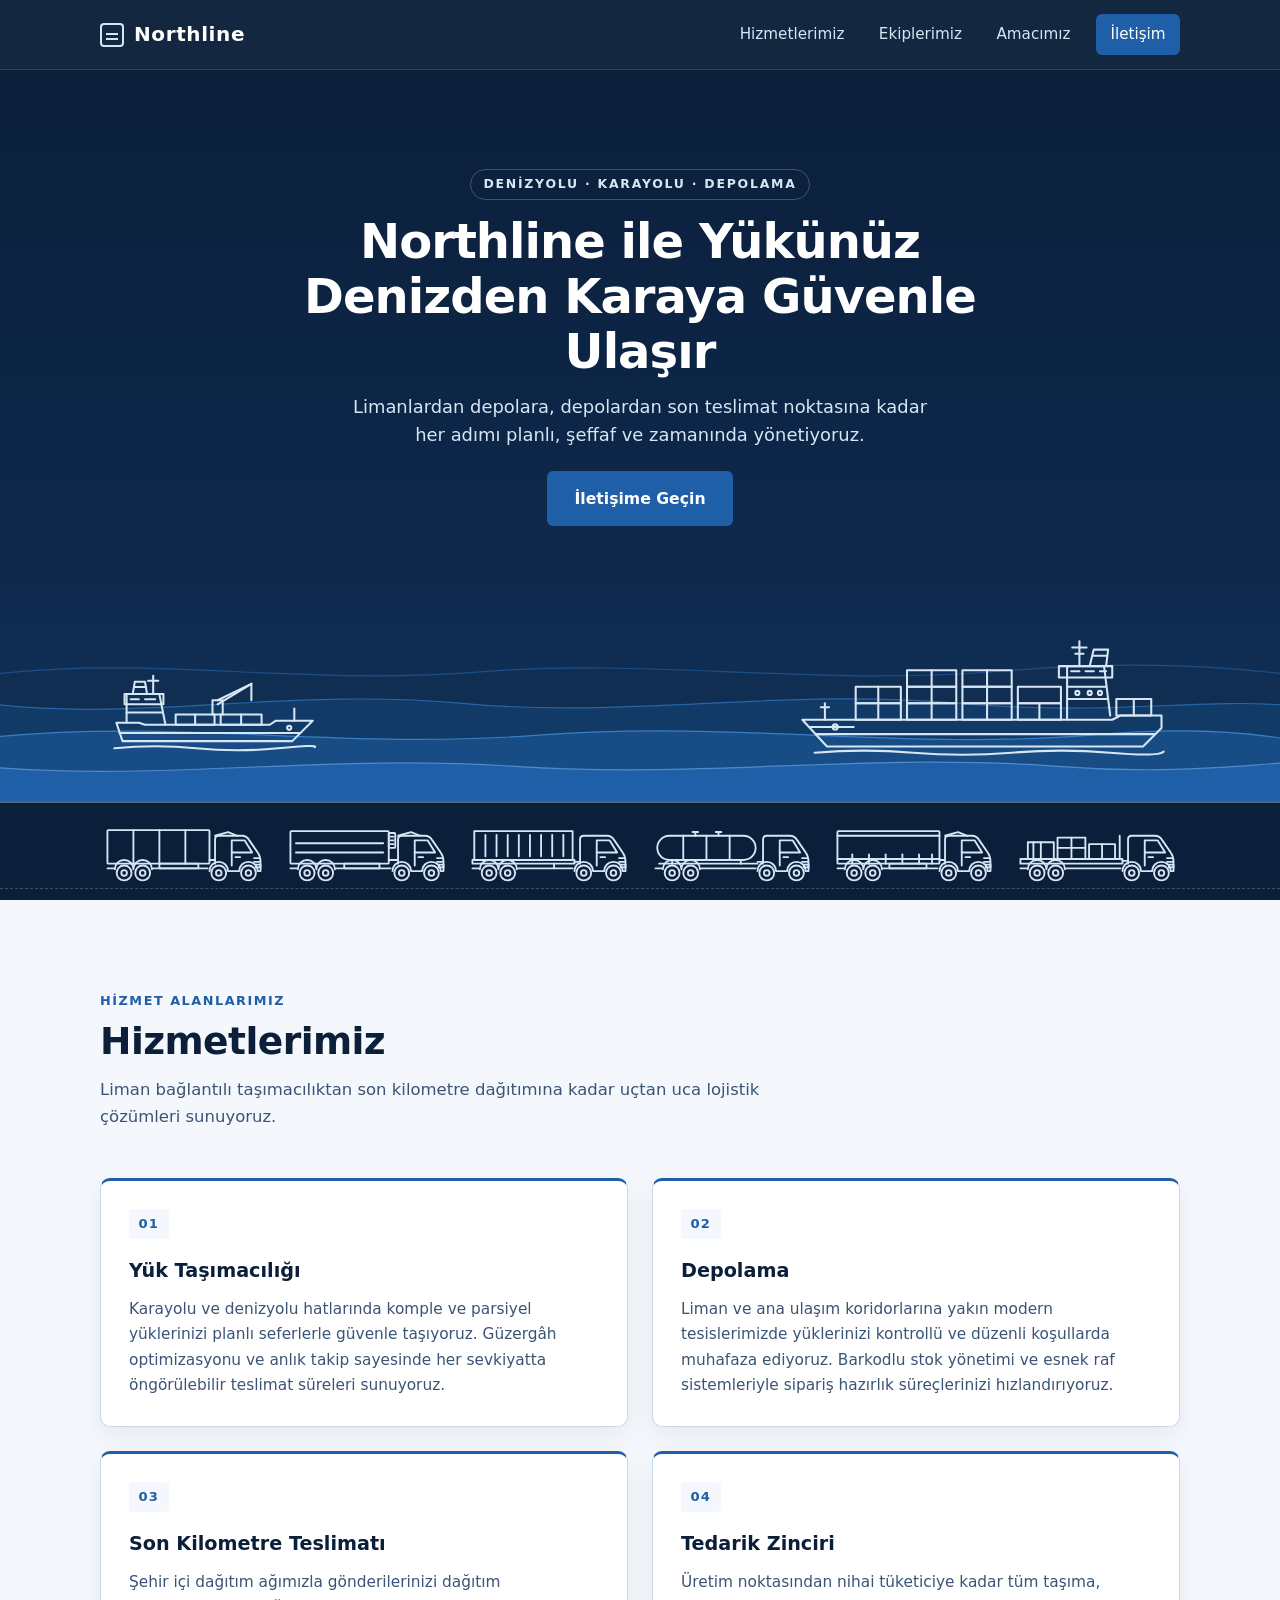
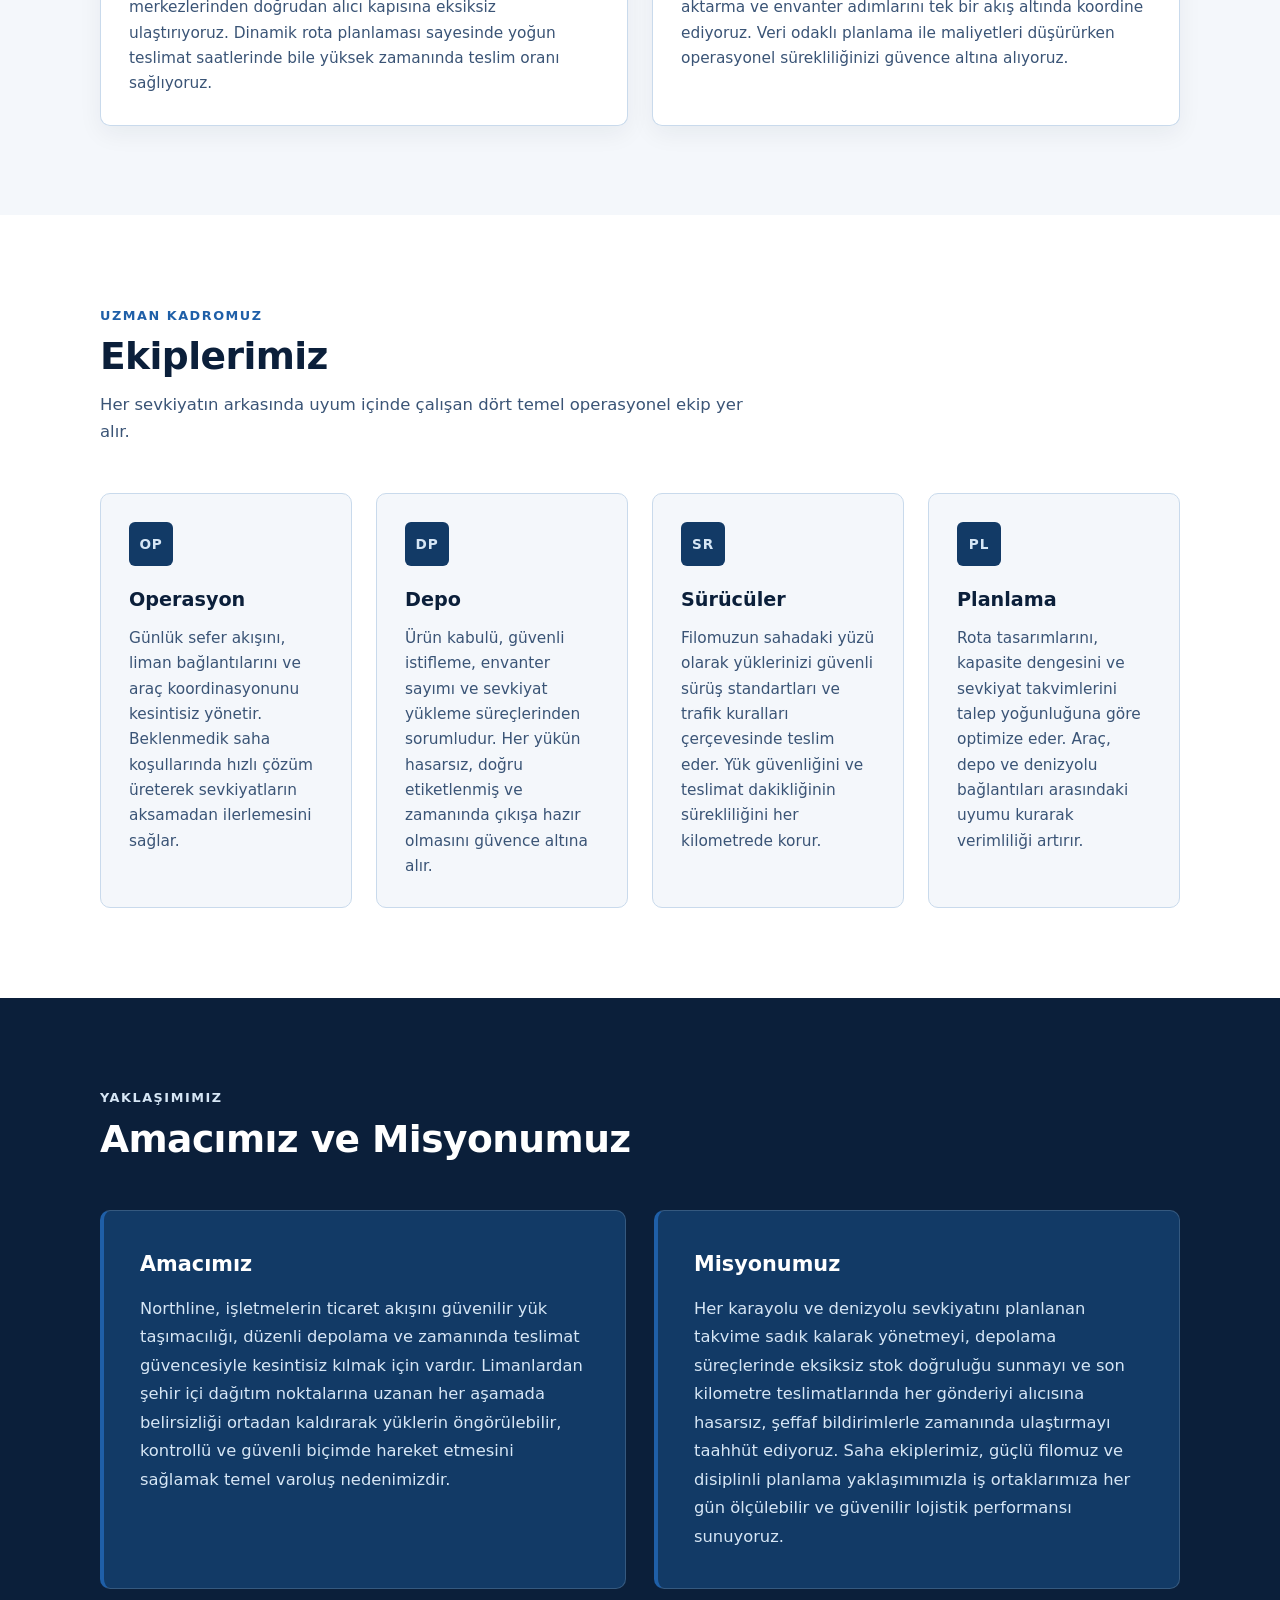
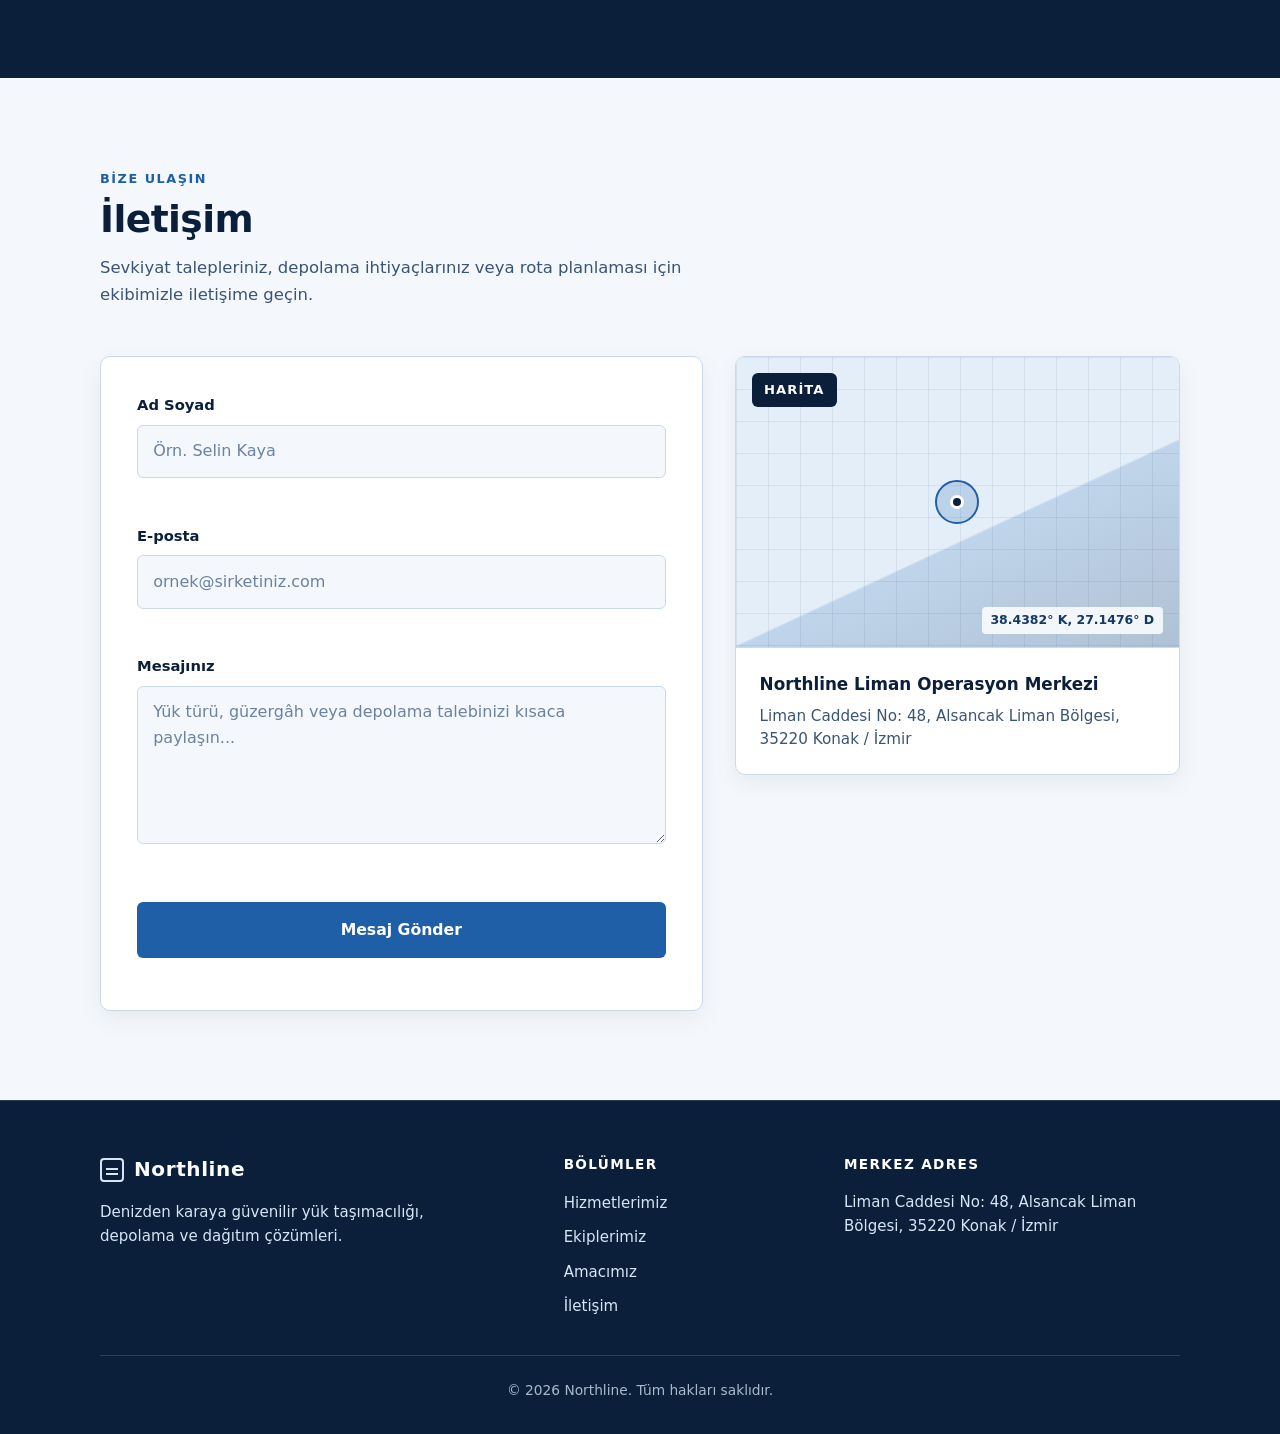
<file: logistik-gemini/index.html>
<!DOCTYPE html>
<html lang="tr">
<head>
  <meta charset="UTF-8">
  <meta name="viewport" content="width=device-width, initial-scale=1.0">
  <title>Northline | Deniz ve Karayolu Lojistik Çözümleri</title>
  <meta name="description" content="Northline; yük taşımacılığı, depolama, son kilometre teslimatı ve tedarik zinciri yönetimiyle denizden karaya güvenilir lojistik çözümleri sunar.">
  <link rel="icon" type="image/svg+xml" href="data:image/svg+xml,%3Csvg xmlns='http://www.w3.org/2000/svg' viewBox='0 0 32 32'%3E%3Crect width='32' height='32' rx='6' fill='%230B1F3A'/%3E%3Crect x='6' y='6' width='20' height='20' rx='3' fill='none' stroke='%23D6E6F5' stroke-width='2.5'/%3E%3Cline x1='10' y1='14' x2='22' y2='14' stroke='%23D6E6F5' stroke-width='2.5'/%3E%3Cline x1='10' y1='20' x2='22' y2='20' stroke='%23D6E6F5' stroke-width='2.5'/%3E%3C/svg%3E">
  <link rel="stylesheet" href="css/styles.css">
</head>
<body>
  <a class="skip-link" href="#icerik">Ana içeriğe atla</a>

  <!-- 1. Header -->
  <header class="site-header" id="ust">
    <div class="container header-inner">
      <a href="#ust" class="brand" aria-label="Northline ana sayfa">
        <span class="brand-mark" aria-hidden="true"></span>
        <span class="brand-name">Northline</span>
      </a>

      <button
        type="button"
        class="menu-toggle"
        aria-expanded="false"
        aria-controls="ana-menu"
        aria-label="Menüyü aç veya kapat"
      >
        <span class="menu-bar" aria-hidden="true"></span>
        <span class="menu-bar" aria-hidden="true"></span>
        <span class="menu-bar" aria-hidden="true"></span>
      </button>

      <nav class="site-nav" id="ana-menu" aria-label="Ana menü">
        <ul class="nav-list">
          <li><a href="#hizmetlerimiz" class="nav-link">Hizmetlerimiz</a></li>
          <li><a href="#ekiplerimiz" class="nav-link">Ekiplerimiz</a></li>
          <li><a href="#amacimiz" class="nav-link">Amacımız</a></li>
          <li><a href="#iletisim" class="nav-link nav-link--cta">İletişim</a></li>
        </ul>
      </nav>
    </div>
  </header>

  <main id="icerik">
    <!-- 2. Hero -->
    <section class="hero" aria-labelledby="hero-baslik">
      <div class="container hero-content">
        <p class="hero-eyebrow">Denizyolu · Karayolu · Depolama</p>
        <h1 class="hero-title" id="hero-baslik">
          Northline ile Yükünüz Denizden Karaya Güvenle Ulaşır
        </h1>
        <p class="hero-subtitle">
          Limanlardan depolara, depolardan son teslimat noktasına kadar her adımı planlı, şeffaf ve zamanında yönetiyoruz.
        </p>
        <div class="hero-actions">
          <a href="#iletisim" class="btn btn-primary">İletişime Geçin</a>
        </div>
      </div>

      <div class="hero-scene" aria-label="Denizde ilerleyen iki gemi ve kıyıda konvoy halinde altı nakliye tırı illüstrasyonu">
        <!-- Sea & Ships -->
        <div class="hero-water">
          <img
            src="assets/sea.svg"
            alt=""
            class="hero-sea"
            aria-hidden="true"
          >
          <div class="container hero-ships">
            <img
              src="assets/ships/ship-2.svg"
              alt="Solda seyreden küçük kargo gemisi"
              class="hero-ship hero-ship--small"
              width="220"
              height="90"
            >
            <img
              src="assets/ships/ship-1.svg"
              alt="Sağda seyreden büyük konteyner gemisi"
              class="hero-ship hero-ship--large"
              width="380"
              height="130"
            >
          </div>
        </div>

        <!-- Six-Truck Convoy -->
        <div class="hero-road">
          <div class="container convoy" role="group" aria-label="Altı araçlık Northline nakliye tırı konvoyu">
            <img
              src="assets/trucks/truck-1.svg"
              alt="Kuru yük taşıma tırı"
              class="convoy-truck"
              width="180"
              height="72"
            >
            <img
              src="assets/trucks/truck-2.svg"
              alt="Frigorifik soğutmalı nakliye tırı"
              class="convoy-truck"
              width="180"
              height="72"
            >
            <img
              src="assets/trucks/truck-3.svg"
              alt="Konteyner taşıyıcı tır"
              class="convoy-truck"
              width="180"
              height="72"
            >
            <img
              src="assets/trucks/truck-4.svg"
              alt="Tanker nakliye tırı"
              class="convoy-truck"
              width="180"
              height="72"
            >
            <img
              src="assets/trucks/truck-5.svg"
              alt="Tenteli yük tırı"
              class="convoy-truck"
              width="180"
              height="72"
            >
            <img
              src="assets/trucks/truck-6.svg"
              alt="Açık platform kargo tırı"
              class="convoy-truck"
              width="180"
              height="72"
            >
          </div>
        </div>
      </div>
    </section>

    <!-- 3. What we do (Hizmetlerimiz) -->
    <section class="section section--light" id="hizmetlerimiz" aria-labelledby="hizmetlerimiz-baslik">
      <div class="container">
        <div class="section-header">
          <p class="section-eyebrow">Hizmet Alanlarımız</p>
          <h2 class="section-title" id="hizmetlerimiz-baslik">Hizmetlerimiz</h2>
          <p class="section-lead">
            Liman bağlantılı taşımacılıktan son kilometre dağıtımına kadar uçtan uca lojistik çözümleri sunuyoruz.
          </p>
        </div>

        <div class="cards-grid cards-grid--services">
          <article class="card service-card">
            <span class="card-index" aria-hidden="true">01</span>
            <h3 class="card-title">Yük Taşımacılığı</h3>
            <p class="card-text">
              Karayolu ve denizyolu hatlarında komple ve parsiyel yüklerinizi planlı seferlerle güvenle taşıyoruz. Güzergâh optimizasyonu ve anlık takip sayesinde her sevkiyatta öngörülebilir teslimat süreleri sunuyoruz.
            </p>
          </article>

          <article class="card service-card">
            <span class="card-index" aria-hidden="true">02</span>
            <h3 class="card-title">Depolama</h3>
            <p class="card-text">
              Liman ve ana ulaşım koridorlarına yakın modern tesislerimizde yüklerinizi kontrollü ve düzenli koşullarda muhafaza ediyoruz. Barkodlu stok yönetimi ve esnek raf sistemleriyle sipariş hazırlık süreçlerinizi hızlandırıyoruz.
            </p>
          </article>

          <article class="card service-card">
            <span class="card-index" aria-hidden="true">03</span>
            <h3 class="card-title">Son Kilometre Teslimatı</h3>
            <p class="card-text">
              Şehir içi dağıtım ağımızla gönderilerinizi dağıtım merkezlerinden doğrudan alıcı kapısına eksiksiz ulaştırıyoruz. Dinamik rota planlaması sayesinde yoğun teslimat saatlerinde bile yüksek zamanında teslim oranı sağlıyoruz.
            </p>
          </article>

          <article class="card service-card">
            <span class="card-index" aria-hidden="true">04</span>
            <h3 class="card-title">Tedarik Zinciri</h3>
            <p class="card-text">
              Üretim noktasından nihai tüketiciye kadar tüm taşıma, aktarma ve envanter adımlarını tek bir akış altında koordine ediyoruz. Veri odaklı planlama ile maliyetleri düşürürken operasyonel sürekliliğinizi güvence altına alıyoruz.
            </p>
          </article>
        </div>
      </div>
    </section>

    <!-- 4. Teams (Ekiplerimiz) -->
    <section class="section section--white" id="ekiplerimiz" aria-labelledby="ekiplerimiz-baslik">
      <div class="container">
        <div class="section-header">
          <p class="section-eyebrow">Uzman Kadromuz</p>
          <h2 class="section-title" id="ekiplerimiz-baslik">Ekiplerimiz</h2>
          <p class="section-lead">
            Her sevkiyatın arkasında uyum içinde çalışan dört temel operasyonel ekip yer alır.
          </p>
        </div>

        <div class="cards-grid cards-grid--teams">
          <article class="card team-card">
            <div class="team-badge" aria-hidden="true">OP</div>
            <h3 class="card-title">Operasyon</h3>
            <p class="card-text">
              Günlük sefer akışını, liman bağlantılarını ve araç koordinasyonunu kesintisiz yönetir. Beklenmedik saha koşullarında hızlı çözüm üreterek sevkiyatların aksamadan ilerlemesini sağlar.
            </p>
          </article>

          <article class="card team-card">
            <div class="team-badge" aria-hidden="true">DP</div>
            <h3 class="card-title">Depo</h3>
            <p class="card-text">
              Ürün kabulü, güvenli istifleme, envanter sayımı ve sevkiyat yükleme süreçlerinden sorumludur. Her yükün hasarsız, doğru etiketlenmiş ve zamanında çıkışa hazır olmasını güvence altına alır.
            </p>
          </article>

          <article class="card team-card">
            <div class="team-badge" aria-hidden="true">SR</div>
            <h3 class="card-title">Sürücüler</h3>
            <p class="card-text">
              Filomuzun sahadaki yüzü olarak yüklerinizi güvenli sürüş standartları ve trafik kuralları çerçevesinde teslim eder. Yük güvenliğini ve teslimat dakikliğinin sürekliliğini her kilometrede korur.
            </p>
          </article>

          <article class="card team-card">
            <div class="team-badge" aria-hidden="true">PL</div>
            <h3 class="card-title">Planlama</h3>
            <p class="card-text">
              Rota tasarımlarını, kapasite dengesini ve sevkiyat takvimlerini talep yoğunluğuna göre optimize eder. Araç, depo ve denizyolu bağlantıları arasındaki uyumu kurarak verimliliği artırır.
            </p>
          </article>
        </div>
      </div>
    </section>

    <!-- 5. Purpose and mission (Amacımız ve Misyonumuz) -->
    <section class="section section--navy" id="amacimiz" aria-labelledby="amacimiz-baslik">
      <div class="container">
        <div class="section-header section-header--dark">
          <p class="section-eyebrow">Yaklaşımımız</p>
          <h2 class="section-title" id="amacimiz-baslik">Amacımız ve Misyonumuz</h2>
        </div>

        <div class="purpose-grid">
          <article class="purpose-block">
            <h3 class="purpose-title">Amacımız</h3>
            <p class="purpose-text">
              Northline, işletmelerin ticaret akışını güvenilir yük taşımacılığı, düzenli depolama ve zamanında teslimat güvencesiyle kesintisiz kılmak için vardır. Limanlardan şehir içi dağıtım noktalarına uzanan her aşamada belirsizliği ortadan kaldırarak yüklerin öngörülebilir, kontrollü ve güvenli biçimde hareket etmesini sağlamak temel varoluş nedenimizdir.
            </p>
          </article>

          <article class="purpose-block">
            <h3 class="purpose-title">Misyonumuz</h3>
            <p class="purpose-text">
              Her karayolu ve denizyolu sevkiyatını planlanan takvime sadık kalarak yönetmeyi, depolama süreçlerinde eksiksiz stok doğruluğu sunmayı ve son kilometre teslimatlarında her gönderiyi alıcısına hasarsız, şeffaf bildirimlerle zamanında ulaştırmayı taahhüt ediyoruz. Saha ekiplerimiz, güçlü filomuz ve disiplinli planlama yaklaşımımızla iş ortaklarımıza her gün ölçülebilir ve güvenilir lojistik performansı sunuyoruz.
            </p>
          </article>
        </div>
      </div>
    </section>

    <!-- 6. Contact (İletişim) -->
    <section class="section section--light" id="iletisim" aria-labelledby="iletisim-baslik">
      <div class="container">
        <div class="section-header">
          <p class="section-eyebrow">Bize Ulaşın</p>
          <h2 class="section-title" id="iletisim-baslik">İletişim</h2>
          <p class="section-lead">
            Sevkiyat talepleriniz, depolama ihtiyaçlarınız veya rota planlaması için ekibimizle iletişime geçin.
          </p>
        </div>

        <div class="contact-layout">
          <form class="contact-form" id="contact-form" novalidate>
            <div class="form-group">
              <label for="contact-name" class="form-label">Ad Soyad</label>
              <input
                type="text"
                id="contact-name"
                name="name"
                class="form-control"
                autocomplete="name"
                placeholder="Örn. Selin Kaya"
                aria-describedby="error-name"
                required
              >
              <p class="field-error" id="error-name" role="alert"></p>
            </div>

            <div class="form-group">
              <label for="contact-email" class="form-label">E-posta</label>
              <input
                type="email"
                id="contact-email"
                name="email"
                class="form-control"
                autocomplete="email"
                placeholder="ornek@sirketiniz.com"
                aria-describedby="error-email"
                required
              >
              <p class="field-error" id="error-email" role="alert"></p>
            </div>

            <div class="form-group">
              <label for="contact-message" class="form-label">Mesajınız</label>
              <textarea
                id="contact-message"
                name="message"
                rows="5"
                class="form-control form-textarea"
                placeholder="Yük türü, güzergâh veya depolama talebinizi kısaca paylaşın..."
                aria-describedby="error-message"
                required
              ></textarea>
              <p class="field-error" id="error-message" role="alert"></p>
            </div>

            <button type="submit" class="btn btn-primary btn-submit">Mesaj Gönder</button>

            <div class="form-status" id="form-status" role="status" aria-live="polite"></div>
          </form>

          <aside class="map-card" aria-label="Konum ve adres bilgisi">
            <div class="map-visual" role="img" aria-label="Harita yer tutucusu">
              <span class="map-badge">Harita</span>
              <div class="map-pin" aria-hidden="true">
                <span class="map-pin-dot"></span>
              </div>
              <span class="map-coords" aria-hidden="true">38.4382° K, 27.1476° D</span>
            </div>
            <div class="map-details">
              <h3 class="map-heading">Northline Liman Operasyon Merkezi</h3>
              <address class="map-address">
                Liman Caddesi No: 48, Alsancak Liman Bölgesi, 35220 Konak / İzmir
              </address>
            </div>
          </aside>
        </div>
      </div>
    </section>
  </main>

  <!-- 7. Footer -->
  <footer class="site-footer">
    <div class="container">
      <div class="footer-grid">
        <div class="footer-brand-col">
          <a href="#ust" class="brand brand--footer">
            <span class="brand-mark" aria-hidden="true"></span>
            <span class="brand-name">Northline</span>
          </a>
          <p class="footer-desc">
            Denizden karaya güvenilir yük taşımacılığı, depolama ve dağıtım çözümleri.
          </p>
        </div>

        <nav class="footer-nav" aria-label="Alt menü">
          <h3 class="footer-heading">Bölümler</h3>
          <ul class="footer-links">
            <li><a href="#hizmetlerimiz">Hizmetlerimiz</a></li>
            <li><a href="#ekiplerimiz">Ekiplerimiz</a></li>
            <li><a href="#amacimiz">Amacımız</a></li>
            <li><a href="#iletisim">İletişim</a></li>
          </ul>
        </nav>

        <div class="footer-address-col">
          <h3 class="footer-heading">Merkez Adres</h3>
          <address class="footer-address">
            Liman Caddesi No: 48, Alsancak Liman Bölgesi, 35220 Konak / İzmir
          </address>
        </div>
      </div>

      <div class="footer-bottom">
        <p class="footer-copy">&copy; 2026 Northline. Tüm hakları saklıdır.</p>
      </div>
    </div>
  </footer>

  <script src="js/main.js" defer></script>
</body>
</html>
</file>
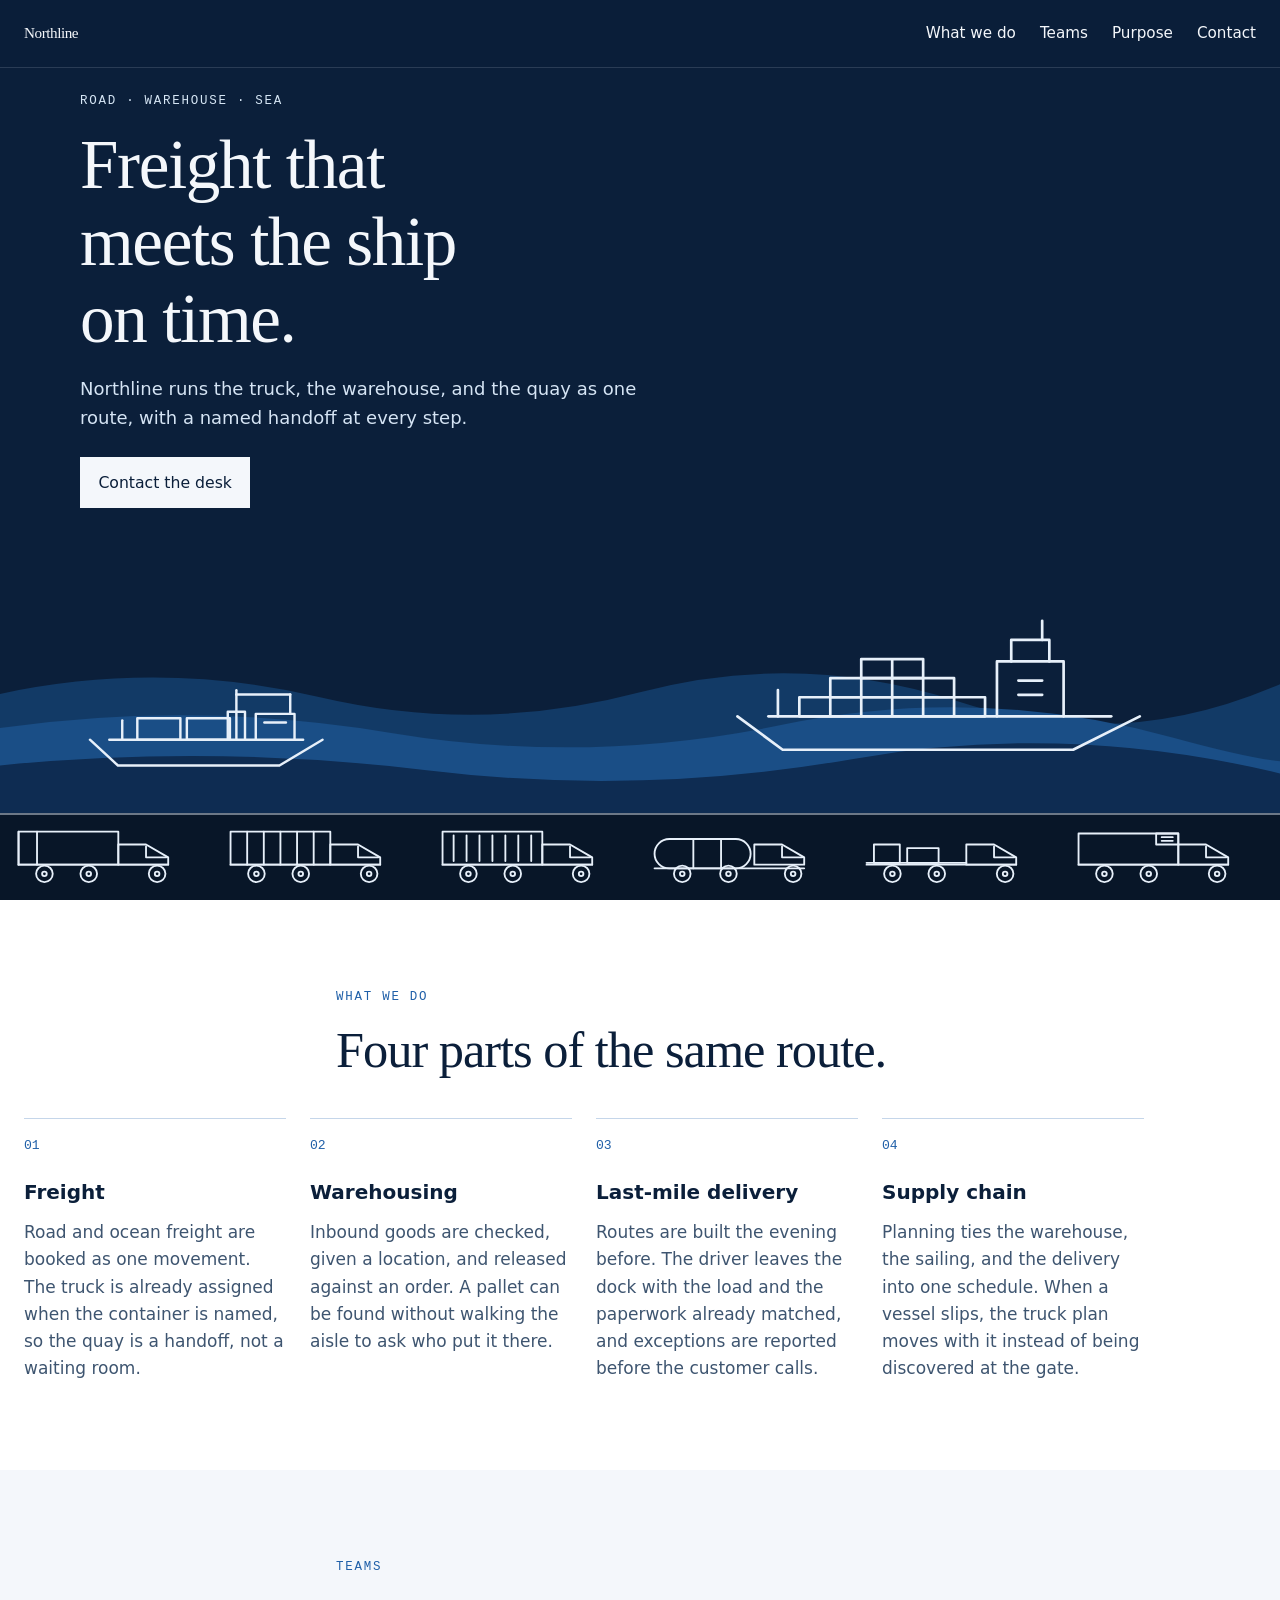
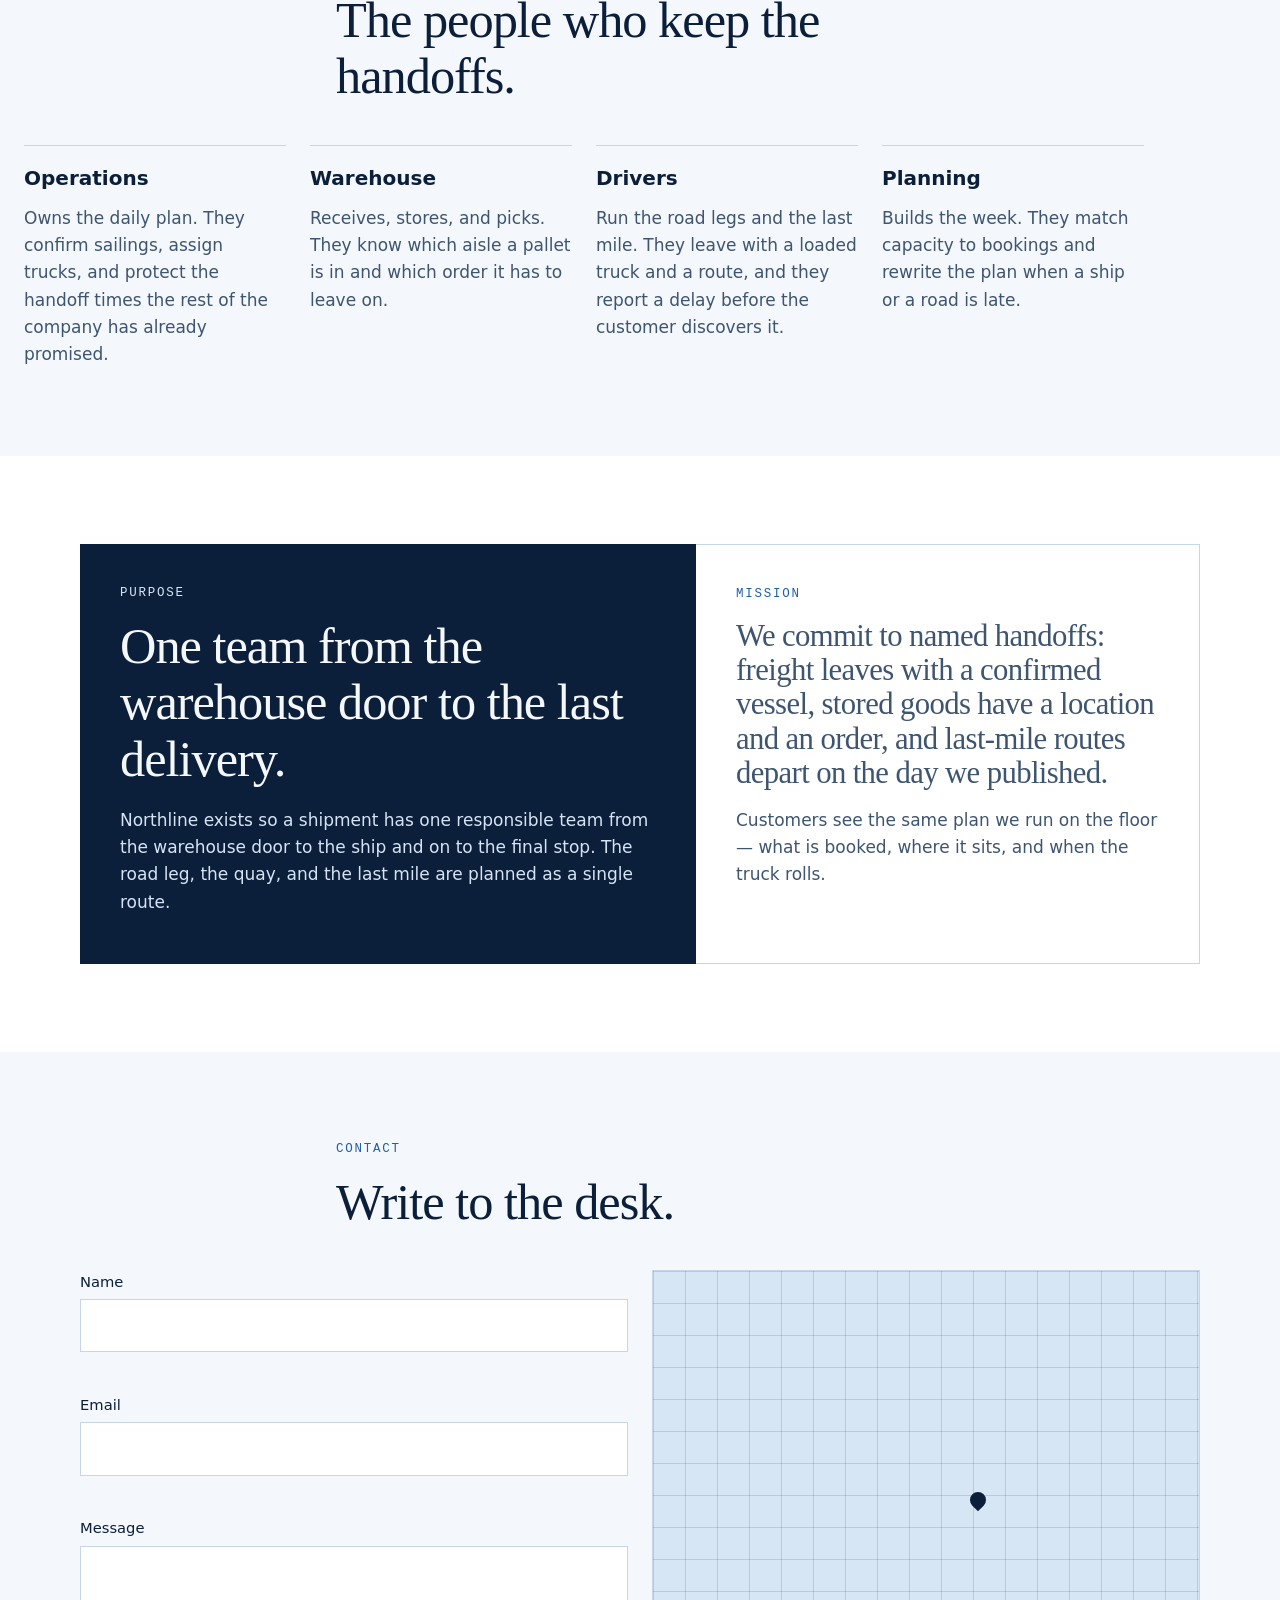
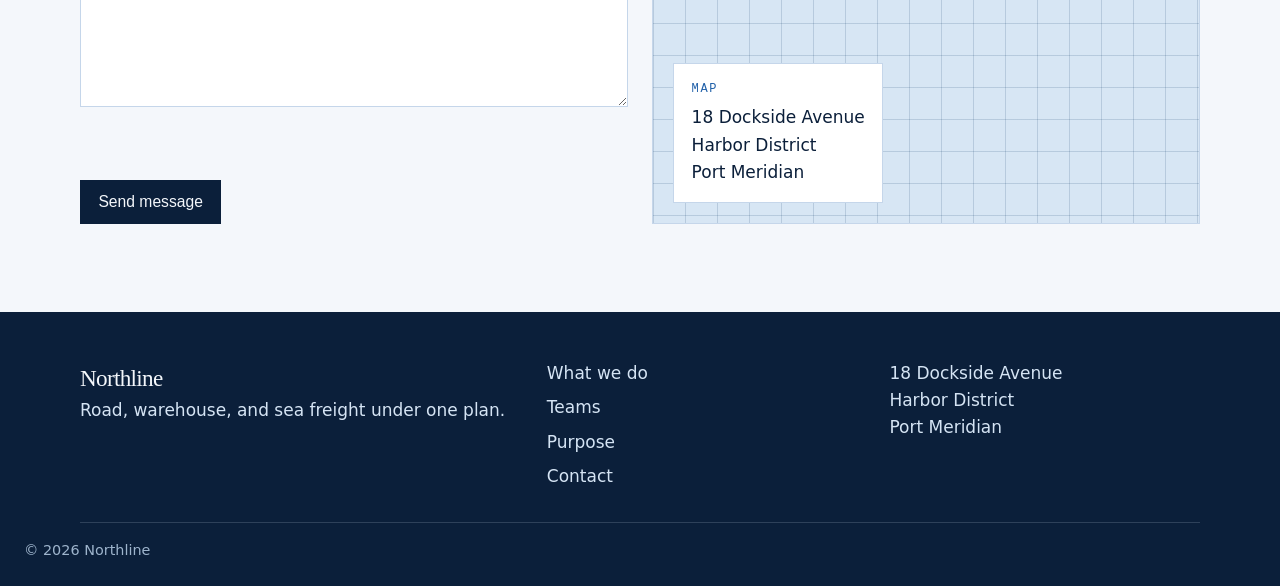
<file: logistik-grok/index.html>
<!DOCTYPE html>
<html lang="en">
<head>
  <meta charset="utf-8">
  <meta name="viewport" content="width=device-width, initial-scale=1">
  <title>Northline — Road, warehouse, and sea freight</title>
  <meta name="description" content="Northline plans freight, warehousing, last-mile delivery, and the sea leg as one route.">
  <link rel="icon" href="assets/favicon.svg" type="image/svg+xml">
  <link rel="stylesheet" href="css/styles.css">
</head>
<body>
  <header class="site-header">
    <a class="wordmark" href="#top">Northline</a>
    <button class="nav-toggle" type="button" aria-expanded="false" aria-controls="site-nav">Menu</button>
    <nav id="site-nav" aria-label="Page">
      <a href="#work">What we do</a>
      <a href="#teams">Teams</a>
      <a href="#purpose">Purpose</a>
      <a href="#contact">Contact</a>
    </nav>
  </header>

  <main>
    <section class="hero" id="top">
      <div class="hero-copy">
        <p class="eyebrow">Road · Warehouse · Sea</p>
        <h1>Freight that meets the ship on time.</h1>
        <p class="lede">Northline runs the truck, the warehouse, and the quay as one route, with a named handoff at every step.</p>
        <a class="button" href="#contact">Contact the desk</a>
      </div>

      <div class="hero-scene" aria-hidden="true">
        <img class="sea" src="assets/sea.svg" alt="">
        <img class="ship ship-small" src="assets/ships/ship-2.svg" alt="">
        <img class="ship ship-large" src="assets/ships/ship-1.svg" alt="">
        <div class="road">
          <div class="convoy">
            <img src="assets/trucks/truck-1.svg" alt="">
            <img src="assets/trucks/truck-2.svg" alt="">
            <img src="assets/trucks/truck-3.svg" alt="">
            <img src="assets/trucks/truck-4.svg" alt="">
            <img src="assets/trucks/truck-5.svg" alt="">
            <img src="assets/trucks/truck-6.svg" alt="">
          </div>
        </div>
      </div>
    </section>

    <section class="section" id="work">
      <div class="section-intro">
        <p class="eyebrow">What we do</p>
        <h2>Four parts of the same route.</h2>
      </div>
      <ol class="service-list">
        <li>
          <span class="index">01</span>
          <h3>Freight</h3>
          <p>Road and ocean freight are booked as one movement. The truck is already assigned when the container is named, so the quay is a handoff, not a waiting room.</p>
        </li>
        <li>
          <span class="index">02</span>
          <h3>Warehousing</h3>
          <p>Inbound goods are checked, given a location, and released against an order. A pallet can be found without walking the aisle to ask who put it there.</p>
        </li>
        <li>
          <span class="index">03</span>
          <h3>Last-mile delivery</h3>
          <p>Routes are built the evening before. The driver leaves the dock with the load and the paperwork already matched, and exceptions are reported before the customer calls.</p>
        </li>
        <li>
          <span class="index">04</span>
          <h3>Supply chain</h3>
          <p>Planning ties the warehouse, the sailing, and the delivery into one schedule. When a vessel slips, the truck plan moves with it instead of being discovered at the gate.</p>
        </li>
      </ol>
    </section>

    <section class="section section-muted" id="teams">
      <div class="section-intro">
        <p class="eyebrow">Teams</p>
        <h2>The people who keep the handoffs.</h2>
      </div>
      <ul class="team-list">
        <li>
          <h3>Operations</h3>
          <p>Owns the daily plan. They confirm sailings, assign trucks, and protect the handoff times the rest of the company has already promised.</p>
        </li>
        <li>
          <h3>Warehouse</h3>
          <p>Receives, stores, and picks. They know which aisle a pallet is in and which order it has to leave on.</p>
        </li>
        <li>
          <h3>Drivers</h3>
          <p>Run the road legs and the last mile. They leave with a loaded truck and a route, and they report a delay before the customer discovers it.</p>
        </li>
        <li>
          <h3>Planning</h3>
          <p>Builds the week. They match capacity to bookings and rewrite the plan when a ship or a road is late.</p>
        </li>
      </ul>
    </section>

    <section class="section" id="purpose">
      <div class="purpose-grid">
        <div class="purpose-panel">
          <p class="eyebrow">Purpose</p>
          <h2>One team from the warehouse door to the last delivery.</h2>
          <p>Northline exists so a shipment has one responsible team from the warehouse door to the ship and on to the final stop. The road leg, the quay, and the last mile are planned as a single route.</p>
        </div>
        <div class="mission-panel">
          <p class="eyebrow">Mission</p>
          <p class="mission-statement">We commit to named handoffs: freight leaves with a confirmed vessel, stored goods have a location and an order, and last-mile routes depart on the day we published.</p>
          <p>Customers see the same plan we run on the floor — what is booked, where it sits, and when the truck rolls.</p>
        </div>
      </div>
    </section>

    <section class="section section-muted" id="contact">
      <div class="section-intro">
        <p class="eyebrow">Contact</p>
        <h2>Write to the desk.</h2>
      </div>
      <div class="contact-grid">
        <form id="contact-form" novalidate>
          <div class="field">
            <label for="name">Name</label>
            <input id="name" name="name" type="text" autocomplete="name" required>
            <p class="field-error" data-error-for="name"></p>
          </div>
          <div class="field">
            <label for="email">Email</label>
            <input id="email" name="email" type="email" autocomplete="email" required>
            <p class="field-error" data-error-for="email"></p>
          </div>
          <div class="field">
            <label for="message">Message</label>
            <textarea id="message" name="message" rows="5" required></textarea>
            <p class="field-error" data-error-for="message"></p>
          </div>
          <button class="button button-solid" type="submit">Send message</button>
          <p class="form-success" role="status" hidden>Thank you. The desk will reply to the email you entered.</p>
        </form>
        <div class="map-placeholder" role="img" aria-label="Map placeholder for 18 Dockside Avenue, Harbor District, Port Meridian">
          <span class="map-pin"></span>
          <div class="map-card">
            <p class="map-label">Map</p>
            <p>18 Dockside Avenue<br>Harbor District<br>Port Meridian</p>
          </div>
        </div>
      </div>
    </section>
  </main>

  <footer class="site-footer">
    <div class="footer-grid">
      <div>
        <p class="wordmark">Northline</p>
        <p>Road, warehouse, and sea freight under one plan.</p>
      </div>
      <nav aria-label="Footer">
        <a href="#work">What we do</a>
        <a href="#teams">Teams</a>
        <a href="#purpose">Purpose</a>
        <a href="#contact">Contact</a>
      </nav>
      <p>18 Dockside Avenue<br>Harbor District<br>Port Meridian</p>
    </div>
    <p class="copyright">© 2026 Northline</p>
  </footer>

  <script src="js/main.js"></script>
</body>
</html>
</file>
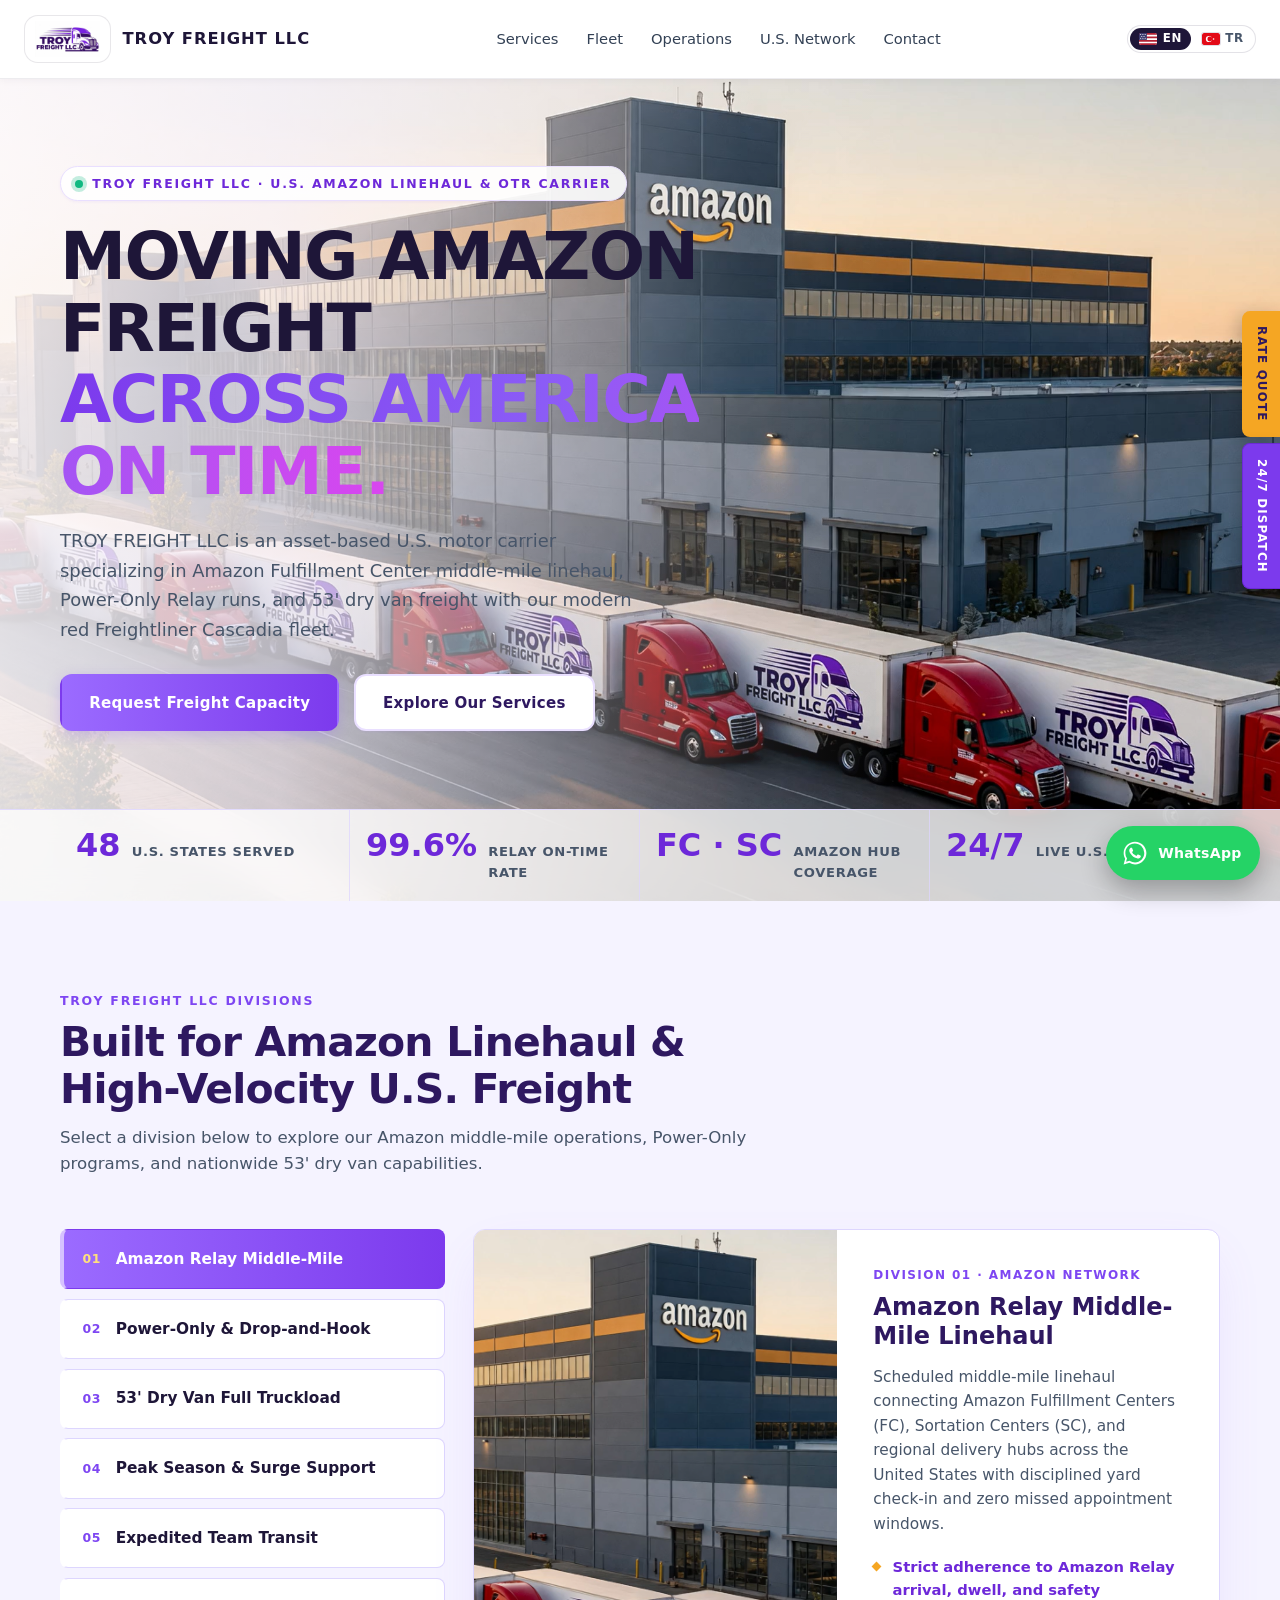
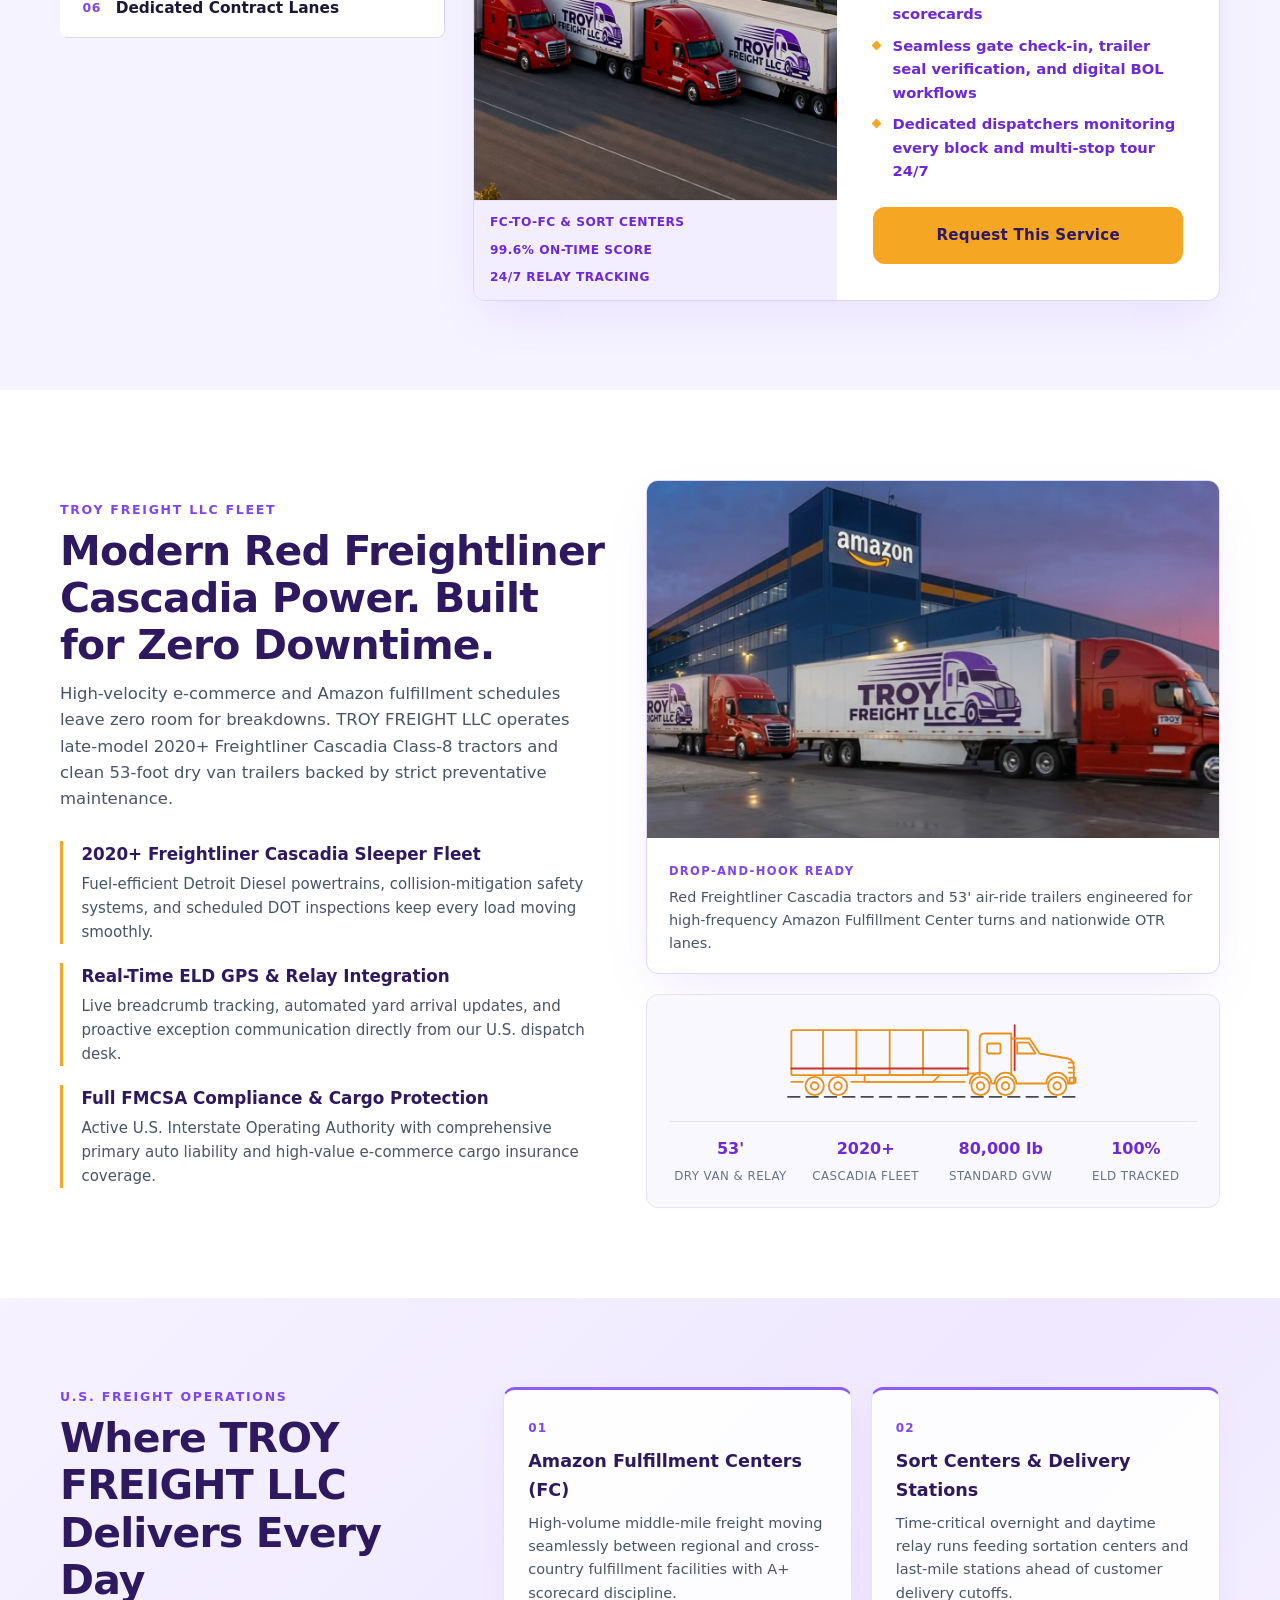
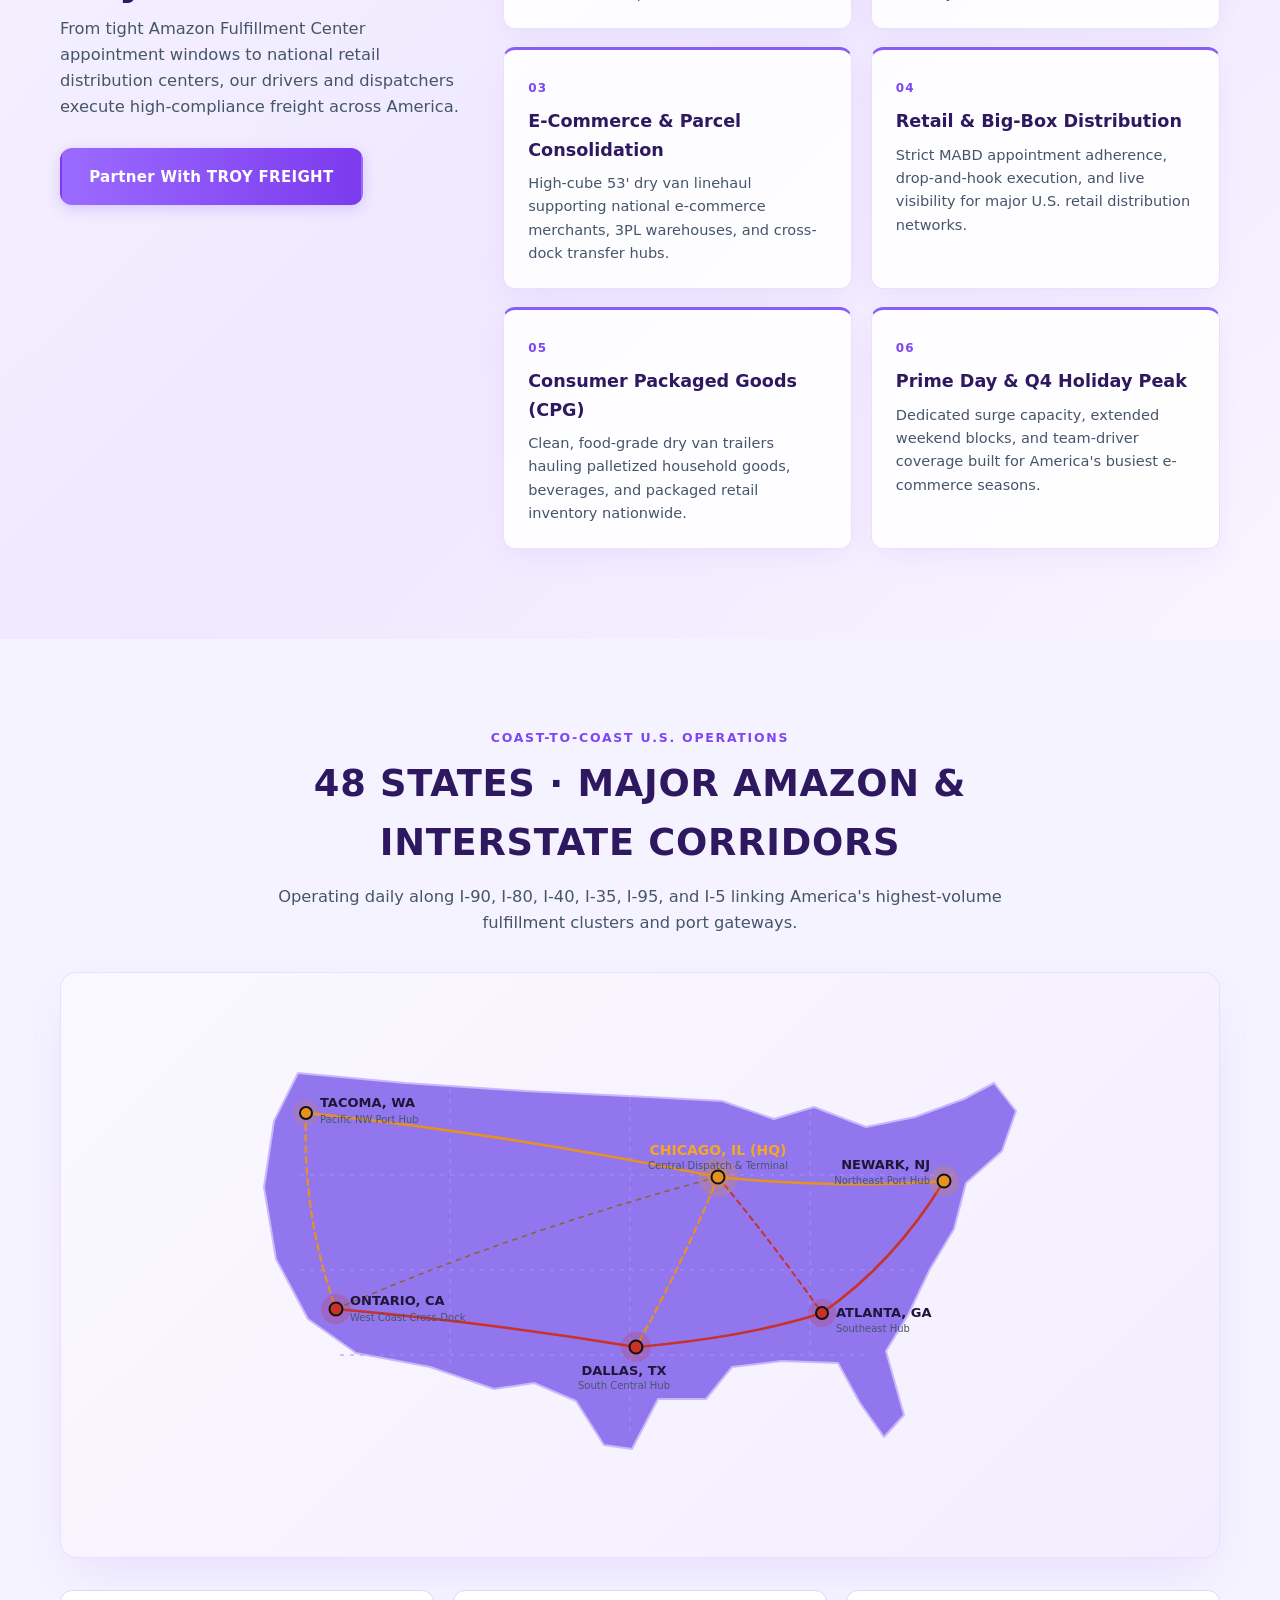
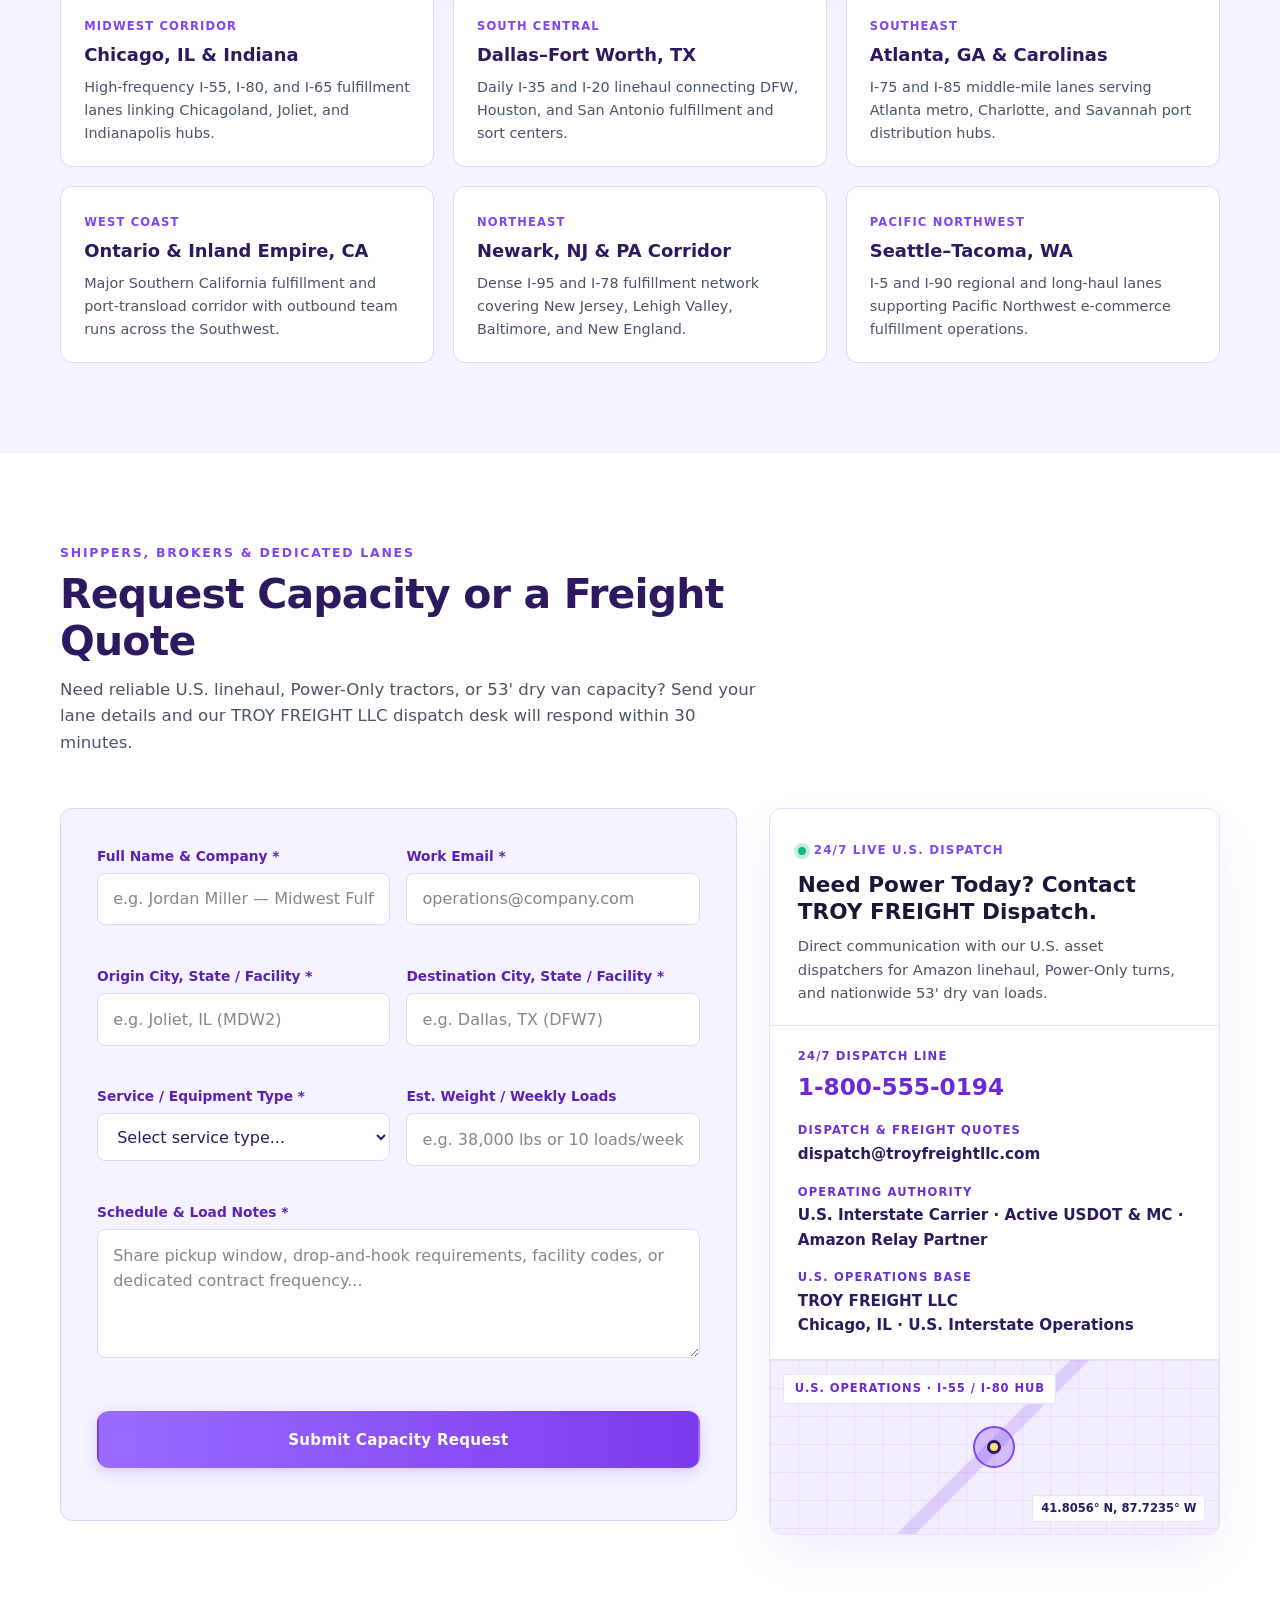
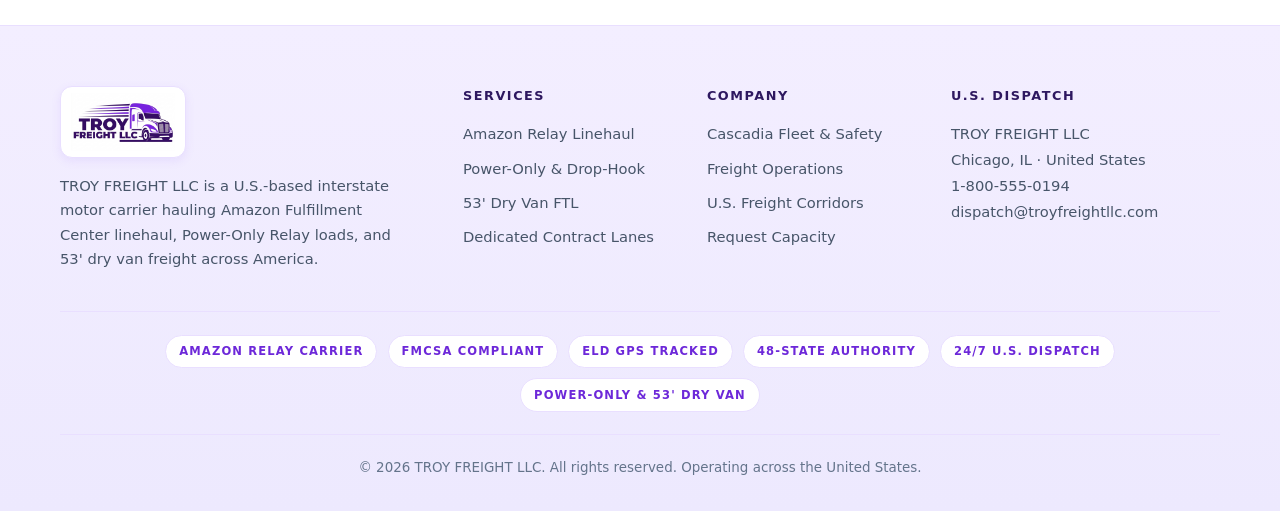
<file: logitistik-gemini-v2/index.html>
<!DOCTYPE html>
<html lang="en">
<head>
  <meta charset="UTF-8">
  <meta name="viewport" content="width=device-width, initial-scale=1.0">
  <title>TROY FREIGHT LLC | U.S. Amazon Linehaul &amp; Nationwide Freight Carrier</title>
  <meta name="description" content="TROY FREIGHT LLC is a U.S. interstate trucking carrier specializing in Amazon Fulfillment Center linehaul, Power-Only Relay freight, and 53' Dry Van OTR across 48 states.">
  <link rel="icon" type="image/svg+xml" href="data:image/svg+xml,%3Csvg xmlns='http://www.w3.org/2000/svg' viewBox='0 0 32 32'%3E%3Crect width='32' height='32' rx='6' fill='%234B1D7A'/%3E%3Ctext x='16' y='22' text-anchor='middle' font-family='Segoe UI,Arial,sans-serif' font-size='18' font-weight='900' fill='%23FFFFFF'%3ET%3C/text%3E%3C/svg%3E">
  <link rel="stylesheet" href="css/styles.css">
</head>
<body>
  <a class="skip-link" href="#main-content" data-i18n="skip">Skip to main content</a>

  <!-- Sticky Header (Logo + Pill Navigation + EN/TR Toggle + 24/7 Dispatch) -->
  <header class="site-header" id="top">
    <div class="container header-inner">
      <a href="#top" class="brand" aria-label="TROY FREIGHT LLC home">
        <span class="brand-box">
          <img
            src="assets/images/troy-logo.png"
            alt=""
            class="brand-logo"
            width="104"
            height="42"
          >
        </span>
        <span class="brand-wordmark">TROY FREIGHT LLC</span>
      </a>

      <nav class="site-nav" id="primary-nav" aria-label="Primary navigation">
        <div class="nav-pill">
          <ul class="nav-list">
            <li><a href="#services" class="nav-link" data-i18n="nav.services">Services</a></li>
            <li><a href="#fleet" class="nav-link" data-i18n="nav.fleet">Fleet</a></li>
            <li><a href="#industries" class="nav-link" data-i18n="nav.industries">Operations</a></li>
            <li><a href="#network" class="nav-link" data-i18n="nav.terminals">U.S. Network</a></li>
            <li><a href="#contact" class="nav-link" data-i18n="nav.contact">Contact</a></li>
          </ul>
        </div>
      </nav>

      <div class="header-right">
        <div class="lang-switch" role="group" aria-label="Language selection">
          <button type="button" class="lang-btn is-active" data-lang="en" aria-pressed="true">
            <svg class="lang-flag" viewBox="0 0 24 16" width="18" height="12" aria-hidden="true" focusable="false">
              <rect width="24" height="16" rx="2" fill="#FFFFFF"/>
              <path d="M0 0h24v2.3H0zm0 4.6h24v2.3H0zm0 4.6h24v2.3H0zm0 4.5h24V16H0z" fill="#B22234"/>
              <rect width="10.5" height="9.2" fill="#3C3B6E"/>
              <g fill="#FFFFFF">
                <circle cx="2.2" cy="2.1" r="0.7"/><circle cx="5.2" cy="2.1" r="0.7"/><circle cx="8.2" cy="2.1" r="0.7"/>
                <circle cx="3.7" cy="4.6" r="0.7"/><circle cx="6.7" cy="4.6" r="0.7"/>
                <circle cx="2.2" cy="7.1" r="0.7"/><circle cx="5.2" cy="7.1" r="0.7"/><circle cx="8.2" cy="7.1" r="0.7"/>
              </g>
            </svg>
            <span>EN</span>
          </button>
          <button type="button" class="lang-btn" data-lang="tr" aria-pressed="false">
            <svg class="lang-flag" viewBox="0 0 24 16" width="18" height="12" aria-hidden="true" focusable="false">
              <rect width="24" height="16" rx="2" fill="#E30A17"/>
              <circle cx="9.2" cy="8" r="4.1" fill="#FFFFFF"/>
              <circle cx="10.4" cy="8" r="3.25" fill="#E30A17"/>
              <polygon fill="#FFFFFF" points="13.6,8 14.77,7.61 14.77,6.38 15.5,7.37 16.68,7 15.96,8 16.68,9 15.5,8.63 14.77,9.62 14.77,8.39"/>
            </svg>
            <span>TR</span>
          </button>
        </div>

        <button
          type="button"
          class="menu-toggle"
          aria-expanded="false"
          aria-controls="primary-nav"
          aria-label="Toggle navigation menu"
        >
          <span class="menu-bar" aria-hidden="true"></span>
          <span class="menu-bar" aria-hidden="true"></span>
          <span class="menu-bar" aria-hidden="true"></span>
        </button>
      </div>
    </div>
  </header>

  <!-- Subtle Right-Edge Quick Quote Tab (Desktop) -->
  <aside class="quick-rail" aria-label="Quick freight actions">
    <a href="#quote" class="quick-rail-btn quick-rail-btn--amber" data-i18n="rail.quote">Rate Quote</a>
    <a href="#contact" class="quick-rail-btn quick-rail-btn--dark" data-i18n="rail.dispatch">24/7 Dispatch</a>
  </aside>

  <!-- Floating Bottom-Right WhatsApp Button -->
  <a
    href="https://api.whatsapp.com/send/?phone=16509951660&amp;text&amp;type=phone_number&amp;app_absent=0"
    class="whatsapp-fab"
    target="_blank"
    rel="noopener noreferrer"
    aria-label="Chat with TROY FREIGHT LLC on WhatsApp"
  >
    <svg class="whatsapp-icon" viewBox="0 0 32 32" width="28" height="28" aria-hidden="true" focusable="false">
      <path fill="currentColor" d="M16.04 3C8.86 3 3.04 8.82 3.04 16c0 2.29.6 4.53 1.74 6.5L3 29l6.67-1.75A12.94 12.94 0 0 0 16.04 29C23.22 29 29.04 23.18 29.04 16S23.22 3 16.04 3zm0 23.8c-2.06 0-4.08-.55-5.84-1.6l-.42-.25-3.96 1.04 1.06-3.86-.27-.44a10.76 10.76 0 0 1-1.66-5.7c0-5.96 4.85-10.8 10.82-10.8 2.89 0 5.6 1.13 7.64 3.17a10.73 10.73 0 0 1 3.17 7.64c0 5.96-4.85 10.8-10.54 10.8zm5.92-8.08c-.32-.16-1.92-.95-2.22-1.06-.3-.11-.52-.16-.73.16-.22.32-.84 1.06-1.03 1.28-.19.22-.38.24-.7.08-.32-.16-1.37-.5-2.61-1.61-.96-.86-1.62-1.92-1.81-2.24-.19-.32-.02-.5.14-.66.15-.15.32-.38.49-.57.16-.19.22-.32.32-.54.11-.22.05-.41-.03-.57-.08-.16-.73-1.76-1-2.41-.26-.63-.53-.55-.73-.56h-.62c-.22 0-.57.08-.87.41-.3.32-1.14 1.11-1.14 2.71s1.17 3.14 1.33 3.36c.16.22 2.3 3.51 5.57 4.92.78.34 1.39.54 1.86.69.78.25 1.49.21 2.06.13.63-.09 1.92-.79 2.19-1.55.27-.76.27-1.41.19-1.55-.08-.14-.3-.22-.62-.38z"/>
    </svg>
    <span class="whatsapp-label" data-i18n="whatsapp.label">WhatsApp</span>
  </a>

  <main id="main-content">
    <!-- 1. Full-Bleed Highway & Amazon Fulfillment Hero -->
    <section class="hero" aria-labelledby="hero-heading">
      <div class="hero-media">
        <img
          src="assets/images/hero-truck.jpg"
          alt="TROY FREIGHT LLC Freightliner Cascadia trucks at an Amazon fulfillment center"
          class="hero-bg-img"
        >
        <div class="hero-scrim"></div>
      </div>

      <div class="container hero-inner">
        <div class="hero-copy">
          <p class="hero-eyebrow">
            <span class="status-dot" aria-hidden="true"></span>
            <span data-i18n="hero.eyebrow">TROY FREIGHT LLC · U.S. Amazon Linehaul &amp; OTR Carrier</span>
          </p>
          <h1 class="hero-title" id="hero-heading" data-i18n-html="hero.title">
            Moving Amazon Freight<br>
            <span class="hero-title-accent">Across America On Time.</span>
          </h1>
          <p class="hero-subtitle" data-i18n="hero.subtitle">
            TROY FREIGHT LLC is an asset-based U.S. motor carrier specializing in Amazon Fulfillment Center middle-mile linehaul, Power-Only Relay runs, and 53&apos; dry van freight with our modern red Freightliner Cascadia fleet.
          </p>
          <div class="hero-actions">
            <a href="#quote" class="btn btn-crimson" data-i18n="hero.ctaPrimary">Request Freight Capacity</a>
            <a href="#services" class="btn btn-outline-light" data-i18n="hero.ctaSecondary">Explore Our Services</a>
          </div>
        </div>
      </div>

      <!-- Bottom Highway Metrics Ticker Bar -->
      <div class="hero-metrics">
        <div class="container metrics-grid">
          <div class="metric-item">
            <span class="metric-value">48</span>
            <span class="metric-label" data-i18n="metrics.states">U.S. States Served</span>
          </div>
          <div class="metric-item">
            <span class="metric-value">99.6%</span>
            <span class="metric-label" data-i18n="metrics.units">Relay On-Time Rate</span>
          </div>
          <div class="metric-item">
            <span class="metric-value">FC · SC</span>
            <span class="metric-label" data-i18n="metrics.terminals">Amazon Hub Coverage</span>
          </div>
          <div class="metric-item">
            <span class="metric-value">24/7</span>
            <span class="metric-label" data-i18n="metrics.dispatch">Live U.S. Dispatch</span>
          </div>
        </div>
      </div>
    </section>

    <!-- 2. Interactive Services Explorer -->
    <section class="section section--stone" id="services" aria-labelledby="services-heading">
      <div class="container">
        <div class="section-header">
          <p class="section-eyebrow" data-i18n="services.eyebrow">TROY FREIGHT LLC Divisions</p>
          <h2 class="section-title" id="services-heading" data-i18n="services.title">Built for Amazon Linehaul &amp; High-Velocity U.S. Freight</h2>
          <p class="section-lead" data-i18n="services.lead">
            Select a division below to explore our Amazon middle-mile operations, Power-Only programs, and nationwide 53&apos; dry van capabilities.
          </p>
        </div>

        <div class="service-explorer">
          <!-- Left Interactive Service Selector -->
          <div class="service-tabs" role="tablist" aria-label="Trucking services">
            <button type="button" class="service-tab is-active" role="tab" aria-selected="true" data-service="relay">
              <span class="tab-num">01</span>
              <span class="tab-label" data-i18n="services.tab.relay">Amazon Relay Middle-Mile</span>
            </button>
            <button type="button" class="service-tab" role="tab" aria-selected="false" data-service="poweronly">
              <span class="tab-num">02</span>
              <span class="tab-label" data-i18n="services.tab.poweronly">Power-Only &amp; Drop-and-Hook</span>
            </button>
            <button type="button" class="service-tab" role="tab" aria-selected="false" data-service="ftl">
              <span class="tab-num">03</span>
              <span class="tab-label" data-i18n="services.tab.ftl">53&apos; Dry Van Full Truckload</span>
            </button>
            <button type="button" class="service-tab" role="tab" aria-selected="false" data-service="peak">
              <span class="tab-num">04</span>
              <span class="tab-label" data-i18n="services.tab.peak">Peak Season &amp; Surge Support</span>
            </button>
            <button type="button" class="service-tab" role="tab" aria-selected="false" data-service="expedited">
              <span class="tab-num">05</span>
              <span class="tab-label" data-i18n="services.tab.expedited">Expedited Team Transit</span>
            </button>
            <button type="button" class="service-tab" role="tab" aria-selected="false" data-service="dedicated">
              <span class="tab-num">06</span>
              <span class="tab-label" data-i18n="services.tab.dedicated">Dedicated Contract Lanes</span>
            </button>
          </div>

          <!-- Center / Right Dynamic Service Detail Panel -->
          <div class="service-stage" id="service-panel" role="tabpanel" aria-live="polite">
            <div class="service-stage-visual">
              <img
                src="assets/images/hero-truck.jpg"
                alt="TROY FREIGHT LLC red Freightliner Cascadia trucks operating at an Amazon fulfillment center"
                class="service-stage-img"
                id="service-image"
              >
              <div class="service-spec-strip" id="service-specs">
                <span>FC-to-FC &amp; Sort Centers</span>
                <span>99.6% On-Time Score</span>
                <span>24/7 Relay Tracking</span>
              </div>
            </div>

            <div class="service-stage-body">
              <p class="stage-kicker" id="service-kicker">Division 01 · Amazon Network</p>
              <h3 class="stage-title" id="service-title">Amazon Relay Middle-Mile Linehaul</h3>
              <p class="stage-desc" id="service-desc">
                Scheduled middle-mile linehaul connecting Amazon Fulfillment Centers (FC), Sortation Centers (SC), and regional delivery hubs across the United States with disciplined yard check-in and zero missed appointment windows.
              </p>
              <ul class="stage-bullets" id="service-bullets">
                <li>Strict adherence to Amazon Relay arrival, dwell, and safety scorecards</li>
                <li>Seamless gate check-in, trailer seal verification, and digital BOL workflows</li>
                <li>Dedicated dispatchers monitoring every block and multi-stop tour 24/7</li>
              </ul>
              <a href="#quote" class="btn btn-amber" id="service-cta" data-i18n="services.cta">Request This Service</a>
            </div>
          </div>
        </div>
      </div>
    </section>

    <!-- 3. Equipment & Fleet Excellence -->
    <section class="section section--white" id="fleet" aria-labelledby="fleet-heading">
      <div class="container">
        <div class="fleet-split">
          <div class="fleet-copy">
            <p class="section-eyebrow" data-i18n="fleet.eyebrow">TROY FREIGHT LLC Fleet</p>
            <h2 class="section-title" id="fleet-heading" data-i18n="fleet.title">Modern Red Freightliner Cascadia Power. Built for Zero Downtime.</h2>
            <p class="fleet-text" data-i18n="fleet.text">
              High-velocity e-commerce and Amazon fulfillment schedules leave zero room for breakdowns. TROY FREIGHT LLC operates late-model 2020+ Freightliner Cascadia Class-8 tractors and clean 53-foot dry van trailers backed by strict preventative maintenance.
            </p>

            <div class="fleet-features">
              <div class="fleet-feature">
                <h3 class="fleet-feature-title" data-i18n="fleet.f1.title">2020+ Freightliner Cascadia Sleeper Fleet</h3>
                <p class="fleet-feature-desc" data-i18n="fleet.f1.desc">Fuel-efficient Detroit Diesel powertrains, collision-mitigation safety systems, and scheduled DOT inspections keep every load moving smoothly.</p>
              </div>
              <div class="fleet-feature">
                <h3 class="fleet-feature-title" data-i18n="fleet.f2.title">Real-Time ELD GPS &amp; Relay Integration</h3>
                <p class="fleet-feature-desc" data-i18n="fleet.f2.desc">Live breadcrumb tracking, automated yard arrival updates, and proactive exception communication directly from our U.S. dispatch desk.</p>
              </div>
              <div class="fleet-feature">
                <h3 class="fleet-feature-title" data-i18n="fleet.f3.title">Full FMCSA Compliance &amp; Cargo Protection</h3>
                <p class="fleet-feature-desc" data-i18n="fleet.f3.desc">Active U.S. Interstate Operating Authority with comprehensive primary auto liability and high-value e-commerce cargo insurance coverage.</p>
              </div>
            </div>
          </div>

          <div class="fleet-showcase">
            <div class="fleet-photo-card">
              <img
                src="assets/images/terminal-fleet.jpg"
                alt="TROY FREIGHT LLC Class-8 semi-trucks staged cleanly at a U.S. distribution terminal"
                class="fleet-photo"
              >
              <div class="fleet-photo-caption">
                <span class="caption-tag" data-i18n="fleet.photoTag">DROP-AND-HOOK READY</span>
                <p data-i18n="fleet.photoDesc">Red Freightliner Cascadia tractors and 53&apos; air-ride trailers engineered for high-frequency Amazon Fulfillment Center turns and nationwide OTR lanes.</p>
              </div>
            </div>

            <div class="rig-diagram-card">
              <img
                src="assets/rig-silhouette.svg"
                alt="Technical line diagram of an American Class-8 sleeper cab semi-truck with 53-foot trailer"
                class="rig-diagram"
              >
              <div class="rig-specs-row">
                <div><strong>53&apos;</strong><span data-i18n="fleet.spec1">Dry Van &amp; Relay</span></div>
                <div><strong>2020+</strong><span data-i18n="fleet.spec2">Cascadia Fleet</span></div>
                <div><strong>80,000 lb</strong><span data-i18n="fleet.spec3">Standard GVW</span></div>
                <div><strong data-i18n="fleet.spec4Val">100%</strong><span data-i18n="fleet.spec4">ELD Tracked</span></div>
              </div>
            </div>
          </div>
        </div>
      </div>
    </section>

    <!-- 4. Operations & Freight Sectors We Serve -->
    <section class="section section--asphalt" id="industries" aria-labelledby="industries-heading">
      <div class="container">
        <div class="industries-layout">
          <div class="industries-intro">
            <p class="section-eyebrow section-eyebrow--amber" data-i18n="industries.eyebrow">U.S. Freight Operations</p>
            <h2 class="section-title section-title--light" id="industries-heading" data-i18n="industries.title">
              Where TROY FREIGHT LLC Delivers Every Day
            </h2>
            <p class="industries-lead" data-i18n="industries.lead">
              From tight Amazon Fulfillment Center appointment windows to national retail distribution centers, our drivers and dispatchers execute high-compliance freight across America.
            </p>
            <a href="#quote" class="btn btn-crimson" data-i18n="industries.cta">Partner With TROY FREIGHT</a>
          </div>

          <div class="industries-grid">
            <article class="industry-card">
              <span class="industry-code">01</span>
              <h3 class="industry-title" data-i18n="ind.1.title">Amazon Fulfillment Centers (FC)</h3>
              <p class="industry-text" data-i18n="ind.1.desc">High-volume middle-mile freight moving seamlessly between regional and cross-country fulfillment facilities with A+ scorecard discipline.</p>
            </article>

            <article class="industry-card">
              <span class="industry-code">02</span>
              <h3 class="industry-title" data-i18n="ind.2.title">Sort Centers &amp; Delivery Stations</h3>
              <p class="industry-text" data-i18n="ind.2.desc">Time-critical overnight and daytime relay runs feeding sortation centers and last-mile stations ahead of customer delivery cutoffs.</p>
            </article>

            <article class="industry-card">
              <span class="industry-code">03</span>
              <h3 class="industry-title" data-i18n="ind.3.title">E-Commerce &amp; Parcel Consolidation</h3>
              <p class="industry-text" data-i18n="ind.3.desc">High-cube 53&apos; dry van linehaul supporting national e-commerce merchants, 3PL warehouses, and cross-dock transfer hubs.</p>
            </article>

            <article class="industry-card">
              <span class="industry-code">04</span>
              <h3 class="industry-title" data-i18n="ind.4.title">Retail &amp; Big-Box Distribution</h3>
              <p class="industry-text" data-i18n="ind.4.desc">Strict MABD appointment adherence, drop-and-hook execution, and live visibility for major U.S. retail distribution networks.</p>
            </article>

            <article class="industry-card">
              <span class="industry-code">05</span>
              <h3 class="industry-title" data-i18n="ind.5.title">Consumer Packaged Goods (CPG)</h3>
              <p class="industry-text" data-i18n="ind.5.desc">Clean, food-grade dry van trailers hauling palletized household goods, beverages, and packaged retail inventory nationwide.</p>
            </article>

            <article class="industry-card">
              <span class="industry-code">06</span>
              <h3 class="industry-title" data-i18n="ind.6.title">Prime Day &amp; Q4 Holiday Peak</h3>
              <p class="industry-text" data-i18n="ind.6.desc">Dedicated surge capacity, extended weekend blocks, and team-driver coverage built for America&apos;s busiest e-commerce seasons.</p>
            </article>
          </div>
        </div>
      </div>
    </section>

    <!-- 5. Nationwide U.S. Freight Corridors -->
    <section class="section section--stone" id="network" aria-labelledby="network-heading">
      <div class="container">
        <div class="network-banner">
          <p class="network-banner-kicker" data-i18n="network.kicker">Coast-to-Coast U.S. Operations</p>
          <h2 class="network-banner-title" id="network-heading" data-i18n="network.title">48 STATES · MAJOR AMAZON &amp; INTERSTATE CORRIDORS</h2>
          <p class="network-banner-sub" data-i18n="network.sub">
            Operating daily along I-90, I-80, I-40, I-35, I-95, and I-5 linking America&apos;s highest-volume fulfillment clusters and port gateways.
          </p>
        </div>

        <div class="network-map-wrap">
          <img
            src="assets/us-corridor-map.svg"
            alt="United States freight corridor network showing key hubs in Chicago, Dallas, Atlanta, Newark, Ontario CA, and Tacoma"
            class="network-map-img"
          >
        </div>

        <div class="hubs-grid">
          <article class="hub-card">
            <span class="hub-region" data-i18n="hub.1.region">Midwest Corridor</span>
            <h3 class="hub-city">Chicago, IL &amp; Indiana</h3>
            <p class="hub-detail" data-i18n="hub.1.desc">High-frequency I-55, I-80, and I-65 fulfillment lanes linking Chicagoland, Joliet, and Indianapolis hubs.</p>
          </article>

          <article class="hub-card">
            <span class="hub-region" data-i18n="hub.2.region">South Central</span>
            <h3 class="hub-city">Dallas–Fort Worth, TX</h3>
            <p class="hub-detail" data-i18n="hub.2.desc">Daily I-35 and I-20 linehaul connecting DFW, Houston, and San Antonio fulfillment and sort centers.</p>
          </article>

          <article class="hub-card">
            <span class="hub-region" data-i18n="hub.3.region">Southeast</span>
            <h3 class="hub-city">Atlanta, GA &amp; Carolinas</h3>
            <p class="hub-detail" data-i18n="hub.3.desc">I-75 and I-85 middle-mile lanes serving Atlanta metro, Charlotte, and Savannah port distribution hubs.</p>
          </article>

          <article class="hub-card">
            <span class="hub-region" data-i18n="hub.4.region">West Coast</span>
            <h3 class="hub-city">Ontario &amp; Inland Empire, CA</h3>
            <p class="hub-detail" data-i18n="hub.4.desc">Major Southern California fulfillment and port-transload corridor with outbound team runs across the Southwest.</p>
          </article>

          <article class="hub-card">
            <span class="hub-region" data-i18n="hub.5.region">Northeast</span>
            <h3 class="hub-city">Newark, NJ &amp; PA Corridor</h3>
            <p class="hub-detail" data-i18n="hub.5.desc">Dense I-95 and I-78 fulfillment network covering New Jersey, Lehigh Valley, Baltimore, and New England.</p>
          </article>

          <article class="hub-card">
            <span class="hub-region" data-i18n="hub.6.region">Pacific Northwest</span>
            <h3 class="hub-city">Seattle–Tacoma, WA</h3>
            <p class="hub-detail" data-i18n="hub.6.desc">I-5 and I-90 regional and long-haul lanes supporting Pacific Northwest e-commerce fulfillment operations.</p>
          </article>
        </div>
      </div>
    </section>

    <!-- 6. Freight Quote Form & 24/7 Dispatch Contact -->
    <section class="section section--white" id="quote" aria-labelledby="quote-heading">
      <div class="container">
        <div class="section-header">
          <p class="section-eyebrow" data-i18n="quote.eyebrow">Shippers, Brokers &amp; Dedicated Lanes</p>
          <h2 class="section-title" id="quote-heading" data-i18n="quote.title">Request Capacity or a Freight Quote</h2>
          <p class="section-lead" data-i18n="quote.lead">
            Need reliable U.S. linehaul, Power-Only tractors, or 53&apos; dry van capacity? Send your lane details and our TROY FREIGHT LLC dispatch desk will respond within 30 minutes.
          </p>
        </div>

        <div class="quote-layout">
          <form class="quote-form" id="quote-form" novalidate>
            <div class="form-row">
              <div class="form-group">
                <label for="q-name" class="form-label" data-i18n="form.name">Full Name &amp; Company *</label>
                <input
                  type="text"
                  id="q-name"
                  name="name"
                  class="form-control"
                  autocomplete="name"
                  placeholder="e.g. Jordan Miller — Midwest Fulfillment"
                  data-i18n-placeholder="form.namePh"
                  aria-describedby="err-name"
                  required
                >
                <p class="field-error" id="err-name" role="alert"></p>
              </div>

              <div class="form-group">
                <label for="q-email" class="form-label" data-i18n="form.email">Work Email *</label>
                <input
                  type="email"
                  id="q-email"
                  name="email"
                  class="form-control"
                  autocomplete="email"
                  inputmode="email"
                  placeholder="operations@company.com"
                  data-i18n-placeholder="form.emailPh"
                  aria-describedby="err-email"
                  required
                >
                <p class="field-error" id="err-email" role="alert"></p>
              </div>
            </div>

            <div class="form-row">
              <div class="form-group">
                <label for="q-origin" class="form-label" data-i18n="form.origin">Origin City, State / Facility *</label>
                <input
                  type="text"
                  id="q-origin"
                  name="origin"
                  class="form-control"
                  placeholder="e.g. Joliet, IL (MDW2)"
                  data-i18n-placeholder="form.originPh"
                  aria-describedby="err-origin"
                  required
                >
                <p class="field-error" id="err-origin" role="alert"></p>
              </div>

              <div class="form-group">
                <label for="q-destination" class="form-label" data-i18n="form.destination">Destination City, State / Facility *</label>
                <input
                  type="text"
                  id="q-destination"
                  name="destination"
                  class="form-control"
                  placeholder="e.g. Dallas, TX (DFW7)"
                  data-i18n-placeholder="form.destinationPh"
                  aria-describedby="err-destination"
                  required
                >
                <p class="field-error" id="err-destination" role="alert"></p>
              </div>
            </div>

            <div class="form-row">
              <div class="form-group">
                <label for="q-equipment" class="form-label" data-i18n="form.equipment">Service / Equipment Type *</label>
                <select id="q-equipment" name="equipment" class="form-control" aria-describedby="err-equipment" required>
                  <option value="" data-i18n="form.eq.placeholder">Select service type...</option>
                  <option value="Amazon Relay Linehaul" data-i18n="form.eq.relay">Amazon Relay Middle-Mile Linehaul</option>
                  <option value="Power-Only / Drop-and-Hook" data-i18n="form.eq.poweronly">Power-Only / Drop-and-Hook</option>
                  <option value="53' Dry Van (FTL)" data-i18n="form.eq.ftl">53&apos; Dry Van Full Truckload (FTL)</option>
                  <option value="Peak Season Surge Capacity" data-i18n="form.eq.peak">Peak Season Surge Capacity</option>
                  <option value="Expedited Team Transit" data-i18n="form.eq.expedited">Expedited Team Transit</option>
                  <option value="Dedicated Contract Lane" data-i18n="form.eq.dedicated">Dedicated Contract Lane</option>
                </select>
                <p class="field-error" id="err-equipment" role="alert"></p>
              </div>

              <div class="form-group">
                <label for="q-weight" class="form-label" data-i18n="form.weight">Est. Weight / Weekly Loads</label>
                <input
                  type="text"
                  id="q-weight"
                  name="weight"
                  class="form-control"
                  placeholder="e.g. 38,000 lbs or 10 loads/week"
                  data-i18n-placeholder="form.weightPh"
                >
              </div>
            </div>

            <div class="form-group">
              <label for="q-notes" class="form-label" data-i18n="form.notes">Schedule &amp; Load Notes *</label>
              <textarea
                id="q-notes"
                name="notes"
                rows="4"
                class="form-control form-textarea"
                placeholder="Share pickup window, drop-and-hook requirements, facility codes, or dedicated contract frequency..."
                data-i18n-placeholder="form.notesPh"
                aria-describedby="err-notes"
                required
              ></textarea>
              <p class="field-error" id="err-notes" role="alert"></p>
            </div>

            <button type="submit" class="btn btn-crimson btn-submit" data-i18n="form.submit">Submit Capacity Request</button>
            <div class="form-status" id="quote-status" role="status" aria-live="polite"></div>
          </form>

          <!-- Direct 24/7 Dispatch Card -->
          <aside class="dispatch-card" id="contact" aria-label="Direct 24/7 Dispatch Information">
            <div class="dispatch-header">
              <span class="dispatch-live-pill">
                <span class="status-dot" aria-hidden="true"></span>
                <span data-i18n="dispatch.pill">24/7 Live U.S. Dispatch</span>
              </span>
              <h3 class="dispatch-title" data-i18n="dispatch.title">Need Power Today? Contact TROY FREIGHT Dispatch.</h3>
              <p class="dispatch-sub" data-i18n="dispatch.sub">
                Direct communication with our U.S. asset dispatchers for Amazon linehaul, Power-Only turns, and nationwide 53&apos; dry van loads.
              </p>
            </div>

            <div class="dispatch-details">
              <div class="dispatch-row">
                <span class="dispatch-label" data-i18n="dispatch.phoneLabel">24/7 Dispatch Line</span>
                <a href="tel:+18005550194" class="dispatch-value dispatch-value--big">1-800-555-0194</a>
              </div>
              <div class="dispatch-row">
                <span class="dispatch-label" data-i18n="dispatch.emailLabel">Dispatch &amp; Freight Quotes</span>
                <a href="mailto:dispatch@troyfreightllc.com" class="dispatch-value">dispatch@troyfreightllc.com</a>
              </div>
              <div class="dispatch-row">
                <span class="dispatch-label" data-i18n="dispatch.authLabel">Operating Authority</span>
                <span class="dispatch-value" data-i18n="dispatch.authValue">U.S. Interstate Carrier · Active USDOT &amp; MC · Amazon Relay Partner</span>
              </div>
              <div class="dispatch-row">
                <span class="dispatch-label" data-i18n="dispatch.hqLabel">U.S. Operations Base</span>
                <address class="dispatch-value">
                  TROY FREIGHT LLC<br>
                  Chicago, IL · U.S. Interstate Operations
                </address>
              </div>
            </div>

            <div class="terminal-box" role="img" aria-label="TROY FREIGHT LLC U.S. Corridor Map Placeholder">
              <span class="terminal-box-badge" data-i18n="dispatch.mapBadge">U.S. Operations · I-55 / I-80 Hub</span>
              <div class="terminal-pin" aria-hidden="true">
                <span class="terminal-pin-core"></span>
              </div>
              <span class="terminal-coords" aria-hidden="true">41.8056° N, 87.7235° W</span>
            </div>
          </aside>
        </div>
      </div>
    </section>
  </main>

  <!-- 7. Heavy Industrial Footer -->
  <footer class="site-footer">
    <div class="container">
      <div class="footer-top">
        <div class="footer-brand-col">
          <a href="#top" class="brand brand--footer" aria-label="TROY FREIGHT LLC home">
            <span class="brand-box brand-box--footer">
              <img
                src="assets/images/troy-logo.png"
                alt=""
                class="brand-logo"
                width="104"
                height="42"
              >
            </span>
            <span class="brand-wordmark brand-wordmark--footer">TROY FREIGHT LLC</span>
          </a>
          <p class="footer-about" data-i18n="footer.about">
            TROY FREIGHT LLC is a U.S.-based interstate motor carrier hauling Amazon Fulfillment Center linehaul, Power-Only Relay loads, and 53&apos; dry van freight across America.
          </p>
        </div>

        <div class="footer-col">
          <h3 class="footer-heading" data-i18n="footer.divisions">Services</h3>
          <ul class="footer-links">
            <li><a href="#services" data-i18n="footer.div1">Amazon Relay Linehaul</a></li>
            <li><a href="#services" data-i18n="footer.div2">Power-Only &amp; Drop-Hook</a></li>
            <li><a href="#services" data-i18n="footer.div3">53&apos; Dry Van FTL</a></li>
            <li><a href="#services" data-i18n="footer.div4">Dedicated Contract Lanes</a></li>
          </ul>
        </div>

        <div class="footer-col">
          <h3 class="footer-heading" data-i18n="footer.company">Company</h3>
          <ul class="footer-links">
            <li><a href="#fleet" data-i18n="footer.comp1">Cascadia Fleet &amp; Safety</a></li>
            <li><a href="#industries" data-i18n="footer.comp2">Freight Operations</a></li>
            <li><a href="#network" data-i18n="footer.comp3">U.S. Freight Corridors</a></li>
            <li><a href="#quote" data-i18n="footer.comp4">Request Capacity</a></li>
          </ul>
        </div>

        <div class="footer-col">
          <h3 class="footer-heading" data-i18n="footer.hq">U.S. Dispatch</h3>
          <address class="footer-address">
            TROY FREIGHT LLC<br>
            Chicago, IL · United States<br>
            1-800-555-0194<br>
            dispatch@troyfreightllc.com
          </address>
        </div>
      </div>

      <!-- Compliance & Certification Strip -->
      <div class="compliance-strip" aria-label="Carrier safety certifications and credentials">
        <span class="cert-pill" data-i18n="cert.1">AMAZON RELAY CARRIER</span>
        <span class="cert-pill" data-i18n="cert.2">FMCSA COMPLIANT</span>
        <span class="cert-pill" data-i18n="cert.3">ELD GPS TRACKED</span>
        <span class="cert-pill" data-i18n="cert.4">48-STATE AUTHORITY</span>
        <span class="cert-pill" data-i18n="cert.5">24/7 U.S. DISPATCH</span>
        <span class="cert-pill" data-i18n="cert.6">POWER-ONLY &amp; 53&apos; DRY VAN</span>
      </div>

      <div class="footer-bottom">
        <p class="footer-copy" data-i18n="footer.copy">&copy; 2026 TROY FREIGHT LLC. All rights reserved. Operating across the United States.</p>
      </div>
    </div>
  </footer>

  <script src="js/main.js" defer></script>
</body>
</html>
</file>
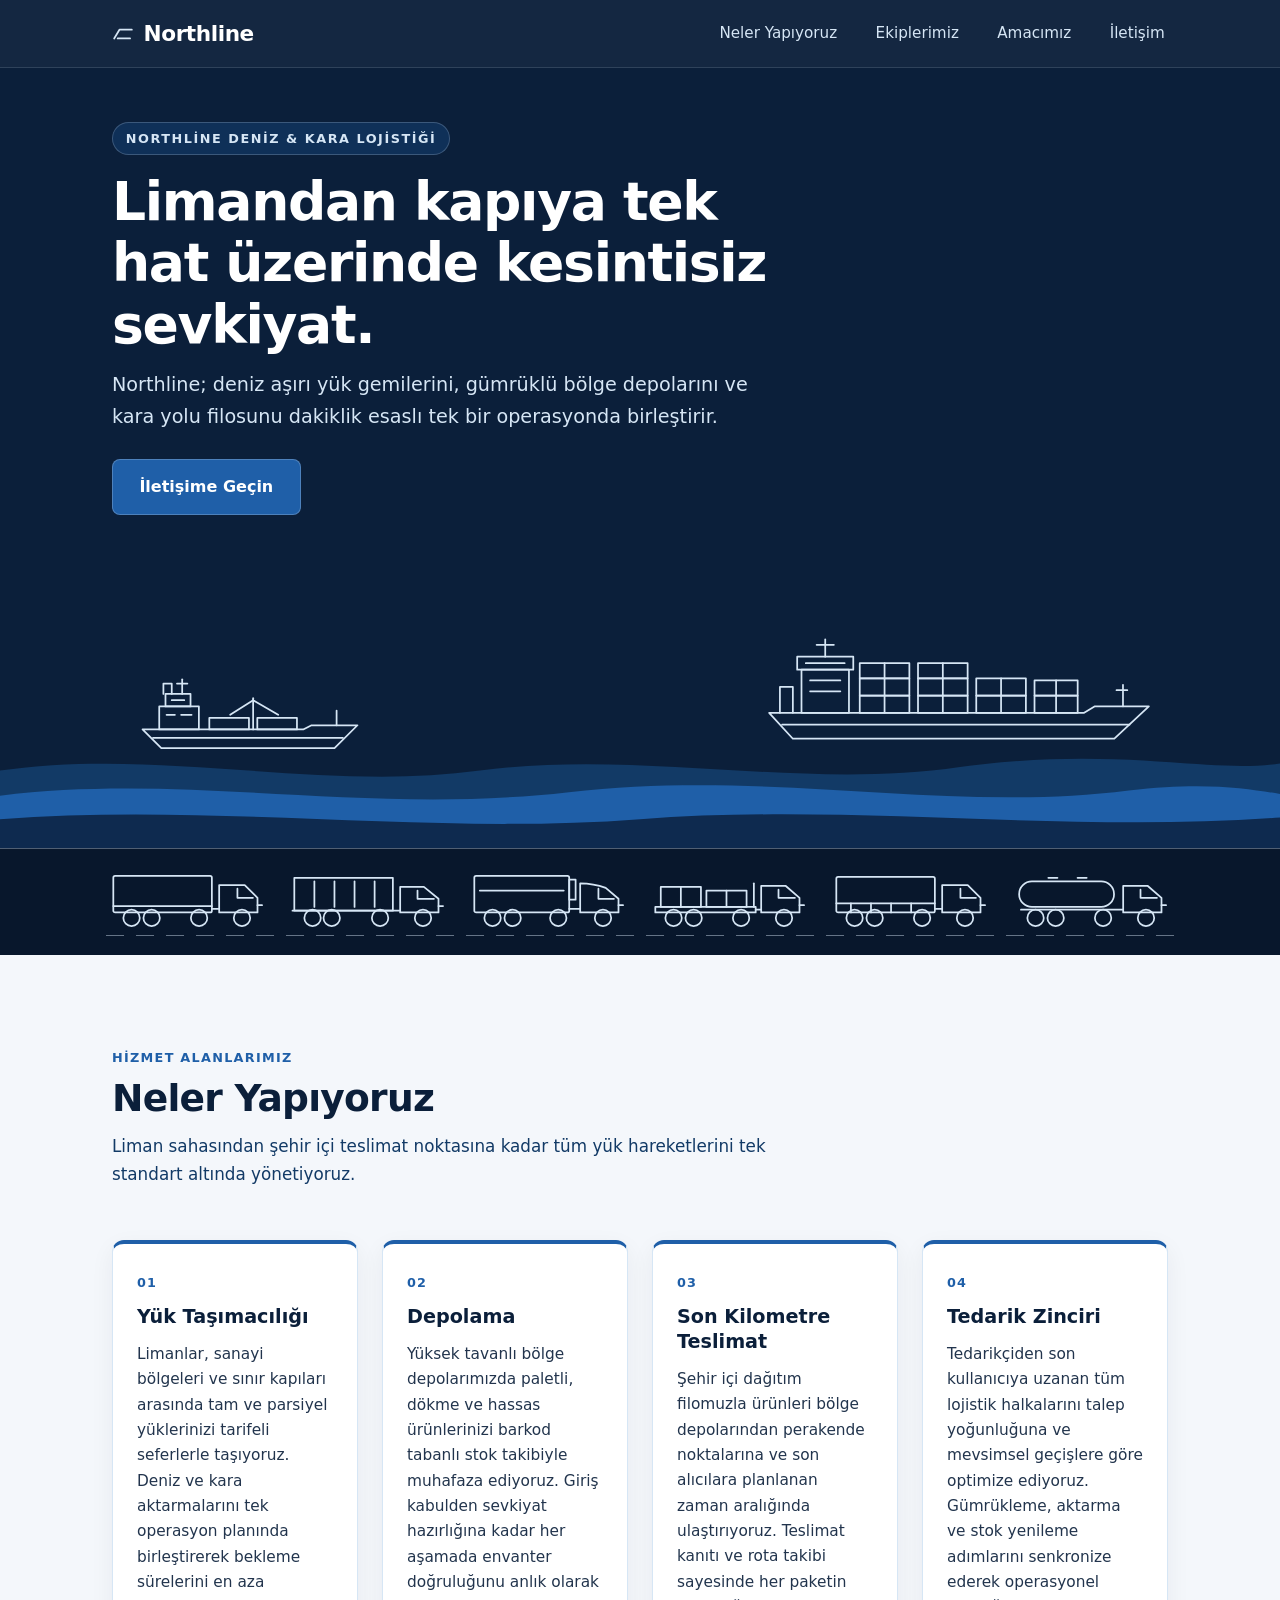
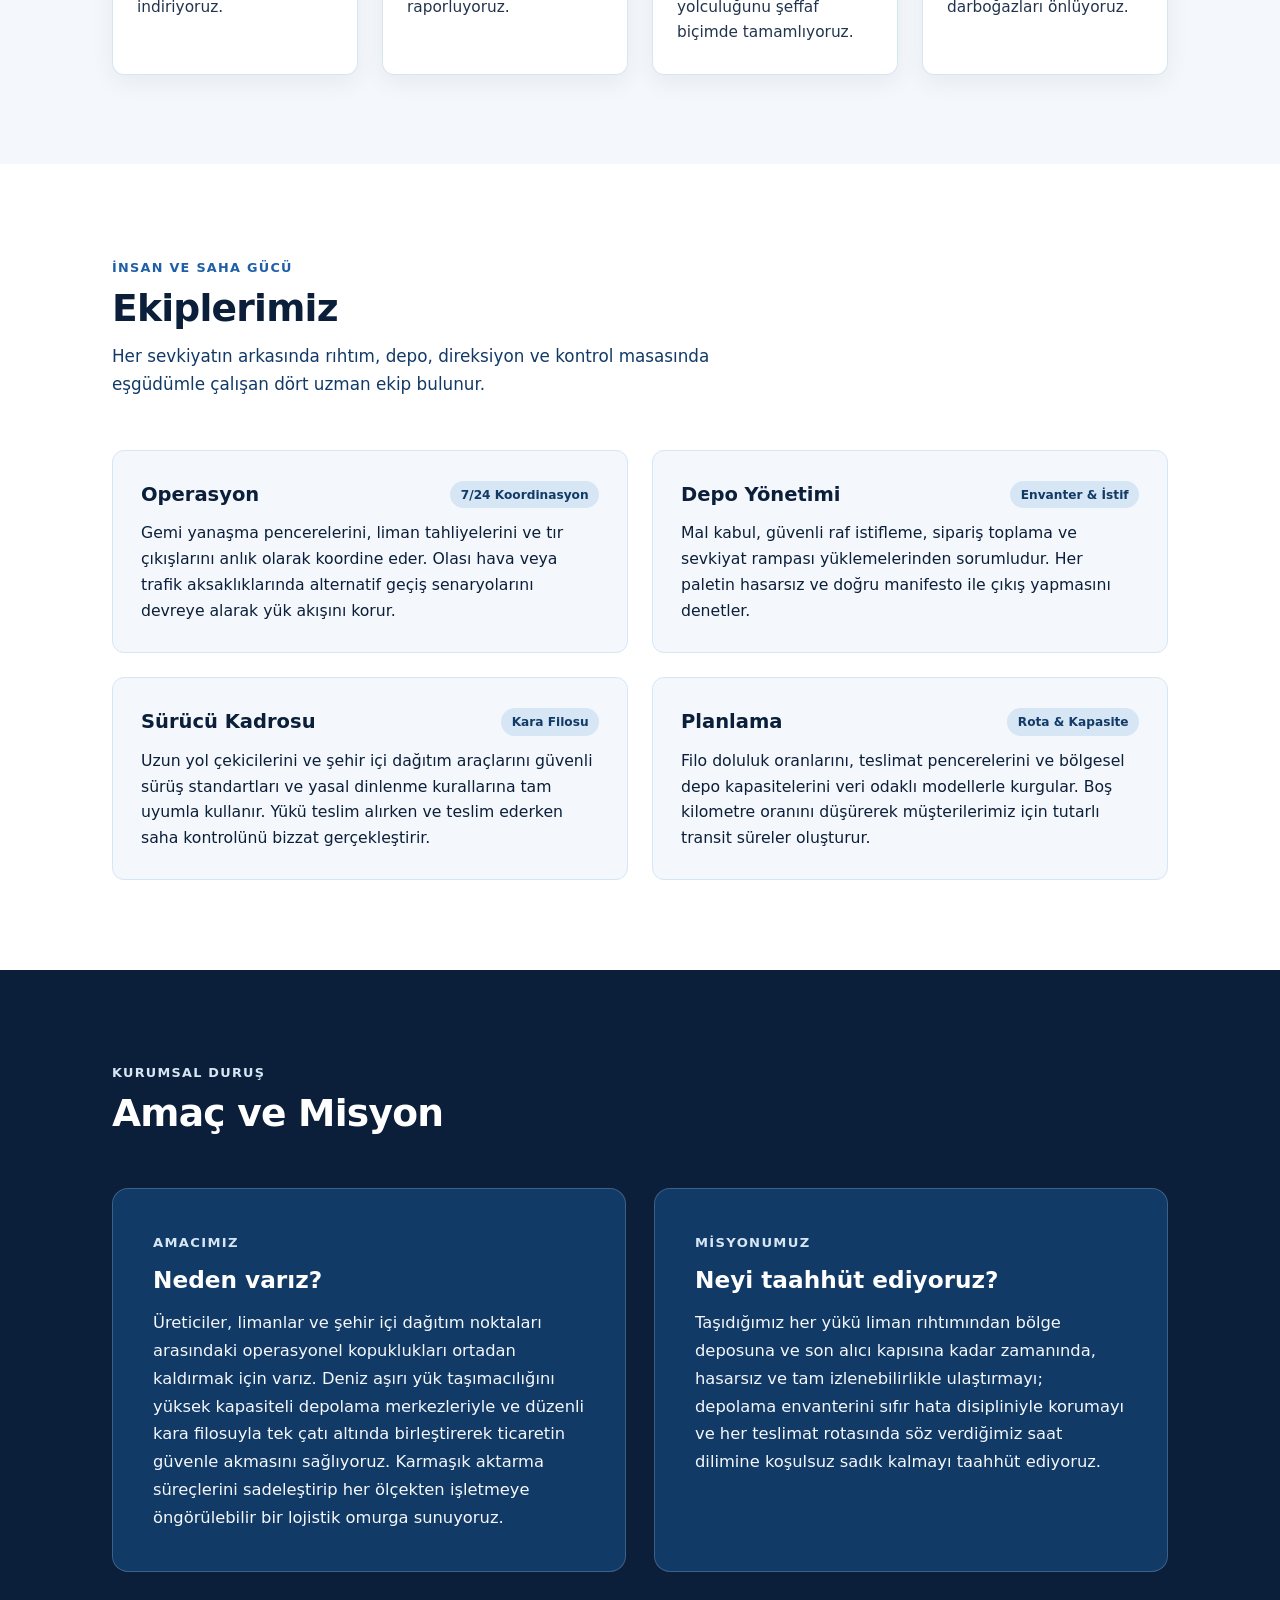
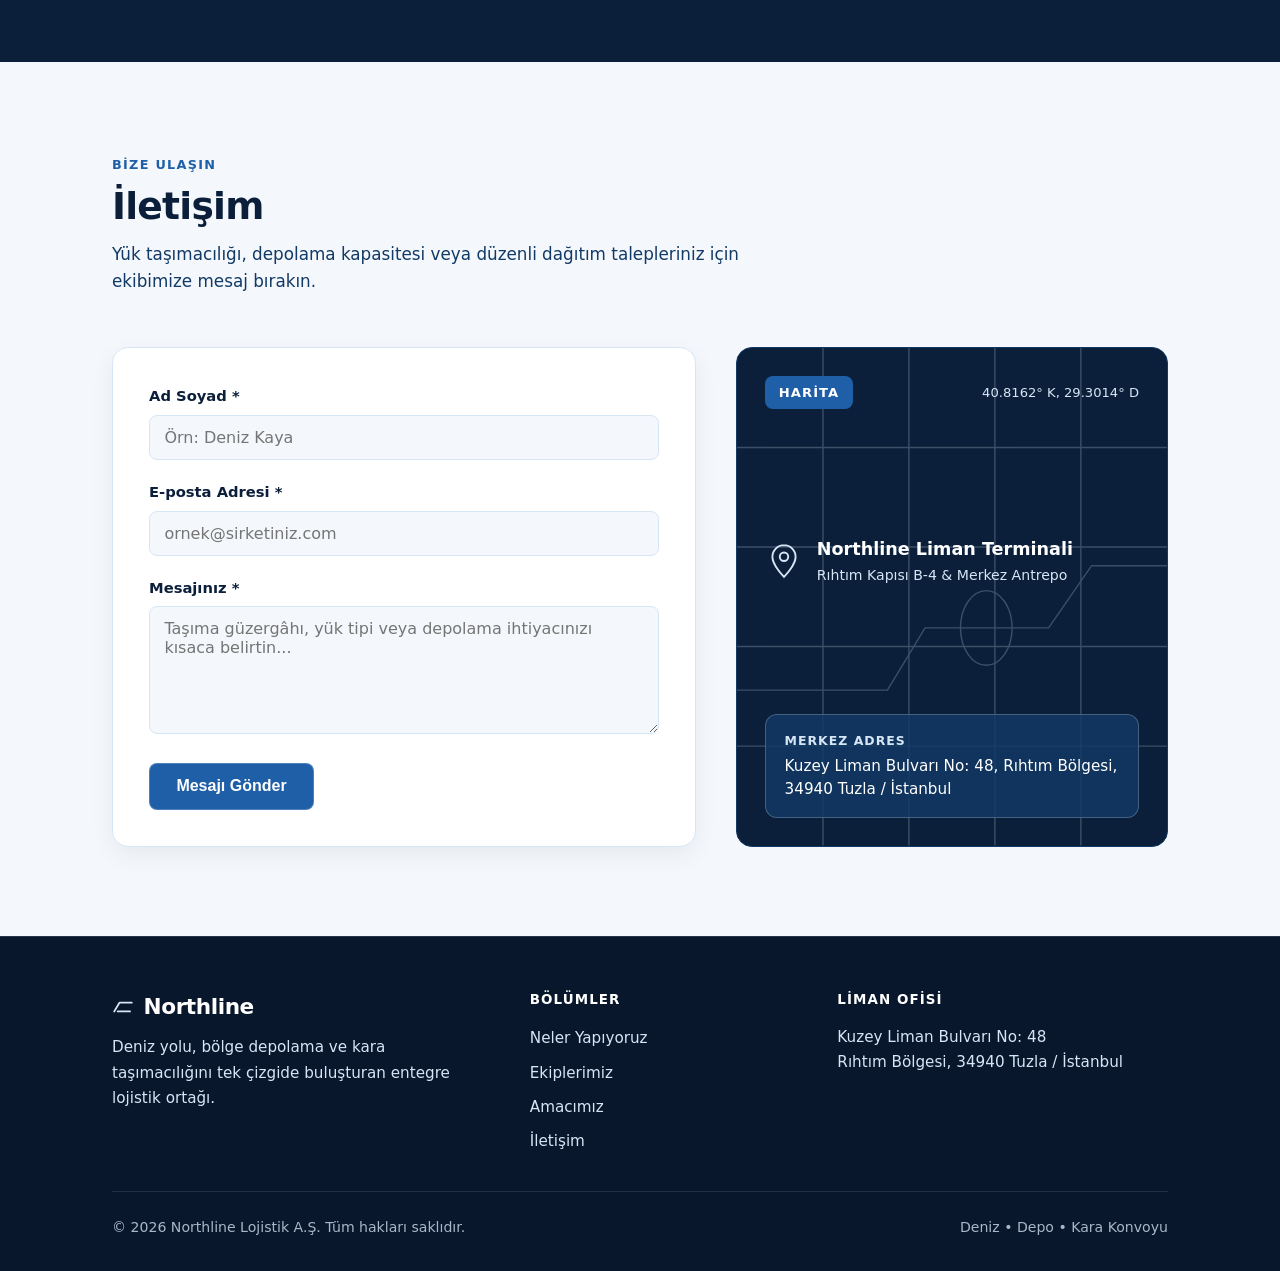
<file: northline_lojistik_web_sitesi.html>
<!DOCTYPE html>
<html lang="tr">
<head>
  <meta charset="UTF-8">
  <meta name="viewport" content="width=device-width, initial-scale=1.0">
  <!--
    ŞİRKET ADI NOTU:
    Geçici şirket adı "Northline" olarak belirlenmiştir.
    Sayfa genelinde kolayca bulup değiştirmek için "Northline" kelimesini aratabilirsiniz.
  -->
  <title>Northline — Entegre Deniz ve Kara Lojistiği</title>
  <meta name="description" content="Northline; yük taşımacılığı, depolama, son kilometre teslimat ve tedarik zinciri yönetiminde güvenilir lojistik çözümler sunar.">

  <style>
    /* ==========================================================================
       1. TASARIM DEĞİŞKENLERİ (RENK PALETİ VE TİPOGRAFİ)
       ========================================================================== */
    :root {
      --navy: #0B1F3A;
      --navy-dark: #08172C;
      --deep-blue: #123A66;
      --mid-blue: #1F5FA8;
      --light-blue: #D6E6F5;
      --off-white: #F4F7FB;
      --white: #FFFFFF;
      --error-red: #B42318;
      --error-bg: #FEF3F2;
      --success-blue: #123A66;
      --success-bg: #EBF3FA;

      --font-sans: "Segoe UI", system-ui, -apple-system, BlinkMacSystemFont, Roboto, sans-serif;
      --max-width: 1120px;
      --header-height: 68px;
      --radius-sm: 8px;
      --radius-md: 12px;
      --radius-lg: 16px;
      --shadow-card: 0 8px 24px rgba(11, 31, 58, 0.06);
      --shadow-hover: 0 12px 30px rgba(11, 31, 58, 0.11);
    }

    /* ==========================================================================
       2. TEMEL SIFIRLAMA VE GENEL STİLLER
       ========================================================================== */
    *,
    *::before,
    *::after {
      box-sizing: border-box;
      margin: 0;
      padding: 0;
    }

    html {
      scroll-behavior: smooth;
      scroll-padding-top: var(--header-height);
      overflow-x: hidden;
    }

    body {
      font-family: var(--font-sans);
      color: var(--navy); /* Açık zeminlerde saf siyah yerine koyu lacivert */
      background-color: var(--white);
      line-height: 1.65;
      font-size: 16px;
      overflow-x: hidden;
      -webkit-font-smoothing: antialiased;
    }

    img,
    svg {
      display: block;
      max-width: 100%;
    }

    a {
      color: inherit;
      text-decoration: none;
    }

    ul {
      list-style: none;
    }

    /* Ortak kapsayıcı */
    .container {
      width: 100%;
      max-width: var(--max-width);
      margin-inline: auto;
      padding-inline: 1.25rem;
    }

    @media (min-width: 768px) {
      .container {
        padding-inline: 2rem;
      }
    }

    /* Erişilebilirlik odak halkası */
    :focus-visible {
      outline: 2px solid var(--mid-blue);
      outline-offset: 3px;
      border-radius: 4px;
    }

    /* ==========================================================================
       3. ÜST BİLGİ (STICKY HEADER & MOBİL MENÜ)
       ========================================================================== */
    .site-header {
      position: sticky;
      top: 0;
      z-index: 100;
      height: var(--header-height);
      background-color: rgba(11, 31, 58, 0.96);
      backdrop-filter: blur(8px);
      border-bottom: 1px solid rgba(214, 230, 245, 0.14);
      color: var(--white);
    }

    .header-inner {
      height: 100%;
      display: flex;
      align-items: center;
      justify-content: space-between;
    }

    .brand-wordmark {
      display: inline-flex;
      align-items: center;
      gap: 0.6rem;
      font-size: 1.35rem;
      font-weight: 700;
      letter-spacing: -0.02em;
      color: var(--white);
    }

    .brand-mark-line {
      width: 22px;
      height: 14px;
      stroke: var(--light-blue);
    }

    .nav-list {
      display: flex;
      align-items: center;
      gap: 2rem;
    }

    .nav-link {
      font-size: 0.95rem;
      font-weight: 500;
      color: var(--light-blue);
      padding: 0.4rem 0.2rem;
      border-radius: 4px;
      transition: color 0.2s ease;
    }

    .nav-link:hover,
    .nav-link:focus-visible {
      color: var(--white);
    }

    /* Mobil menü butonu */
    .menu-toggle {
      display: none;
      background: transparent;
      border: 1px solid rgba(214, 230, 245, 0.3);
      border-radius: var(--radius-sm);
      color: var(--white);
      width: 44px;
      height: 44px;
      align-items: center;
      justify-content: center;
      cursor: pointer;
      transition: background-color 0.2s ease, border-color 0.2s ease;
    }

    .menu-toggle:hover {
      background-color: var(--deep-blue);
      border-color: var(--light-blue);
    }

    .menu-toggle svg {
      width: 22px;
      height: 22px;
      stroke: var(--white);
    }

    @media (max-width: 767px) {
      .menu-toggle {
        display: inline-flex;
      }

      .site-nav {
        position: absolute;
        top: var(--header-height);
        left: 0;
        right: 0;
        background-color: var(--navy);
        border-bottom: 1px solid rgba(214, 230, 245, 0.18);
        padding: 0.75rem 1.25rem 1.25rem;
        display: none;
        box-shadow: 0 14px 28px rgba(8, 23, 44, 0.45);
      }

      .site-nav.is-open {
        display: block;
      }

      .nav-list {
        flex-direction: column;
        align-items: stretch;
        gap: 0.25rem;
      }

      .nav-link {
        display: block;
        padding: 0.75rem 0.75rem;
        border-radius: var(--radius-sm);
        font-size: 1rem;
      }

      .nav-link:hover {
        background-color: var(--deep-blue);
      }
    }

    /* ==========================================================================
       4. HERO BÖLÜMÜ (~100VH, DENİZ, 2 GEMİ VE 6 TIR KONVOYU)
       ========================================================================== */
    .hero {
      position: relative;
      background-color: var(--navy);
      color: var(--white);
      min-height: calc(100vh - var(--header-height));
      min-height: calc(100svh - var(--header-height));
      display: flex;
      flex-direction: column;
      justify-content: space-between;
      overflow: hidden;
    }

    .hero-content-wrap {
      position: relative;
      z-index: 5;
      padding-top: clamp(2rem, 6vh, 5rem);
      padding-bottom: 1rem;
    }

    .hero-eyebrow {
      display: inline-block;
      font-size: 0.8rem;
      font-weight: 600;
      text-transform: uppercase;
      letter-spacing: 0.12em;
      color: var(--light-blue);
      background-color: rgba(31, 95, 168, 0.28);
      border: 1px solid rgba(214, 230, 245, 0.22);
      padding: 0.32rem 0.8rem;
      border-radius: 999px;
      margin-bottom: 1rem;
    }

    .hero-title {
      font-size: clamp(1.85rem, 4.4vw, 3.35rem);
      line-height: 1.14;
      font-weight: 700;
      letter-spacing: -0.025em;
      max-width: 18ch;
      margin-bottom: 0.9rem;
      color: var(--white);
    }

    .hero-subtitle {
      font-size: clamp(0.98rem, 1.6vw, 1.2rem);
      color: var(--light-blue);
      max-width: 54ch;
      margin-bottom: clamp(1.25rem, 3vh, 2rem);
    }

    .btn-primary {
      display: inline-flex;
      align-items: center;
      justify-content: center;
      gap: 0.5rem;
      background-color: var(--mid-blue);
      color: var(--white);
      font-weight: 600;
      font-size: 1rem;
      padding: 0.85rem 1.65rem;
      border-radius: var(--radius-sm);
      border: 1px solid rgba(214, 230, 245, 0.25);
      cursor: pointer;
      transition: background-color 0.2s ease, transform 0.15s ease;
    }

    .btn-primary:hover {
      background-color: #256ec2;
      transform: translateY(-1px);
    }

    .btn-primary:active {
      transform: translateY(0);
    }

    /* Görsel Sahne: Deniz + 2 Gemi + 6 Tır Konvoyu */
    .hero-stage {
      position: relative;
      width: 100%;
      margin-top: auto;
      padding-top: clamp(3.2rem, 8vw, 6.5rem);
      user-select: none;
    }

    /* Gemiler katmanı */
    .ships-layer {
      position: relative;
      z-index: 3;
      width: 100%;
      max-width: var(--max-width);
      margin-inline: auto;
      padding-inline: 0.75rem;
      display: flex;
      align-items: flex-end;
      justify-content: space-between;
      margin-bottom: clamp(-14px, -1.6vw, -22px);
      pointer-events: none;
    }

    /* Sol: Küçük kargo gemisi (ship-2) */
    .ship-small {
      width: clamp(108px, 23vw, 240px);
      margin-left: clamp(0.25rem, 3vw, 2.5rem);
      transform: translateY(4px);
    }

    /* Sağ: Büyük konteyner gemisi (ship-1) */
    .ship-large {
      width: clamp(175px, 38vw, 410px);
      margin-right: clamp(0.25rem, 2vw, 1.5rem);
    }

    /* Deniz katmanı (sea.svg eşdeğeri katmanlı dalgalar) */
    .sea-layer {
      position: relative;
      z-index: 2;
      width: 100%;
      line-height: 0;
    }

    .sea-svg {
      width: 100%;
      height: clamp(54px, 8.5vw, 108px);
    }

    /* Alt rıhtım bandı ve 6 Tırlık Konvoy */
    .convoy-quay {
      position: relative;
      z-index: 4;
      background-color: var(--navy-dark);
      border-top: 1.5px solid rgba(214, 230, 245, 0.35);
      padding-top: clamp(0.55rem, 1.3vw, 1rem);
      padding-bottom: clamp(0.65rem, 1.5vw, 1.15rem);
    }

    .convoy-track {
      max-width: var(--max-width);
      margin-inline: auto;
      padding-inline: clamp(0.5rem, 2vw, 2rem);
      display: grid;
      /* Altı tırın tamamı her ekran boyutunda tek sırada görünür kalır */
      grid-template-columns: repeat(6, minmax(0, 1fr));
      gap: clamp(4px, 1.3vw, 18px);
      align-items: end;
    }

    .truck-item {
      width: 100%;
    }

    .convoy-road-line {
      max-width: var(--max-width);
      margin: 2px auto 0;
      padding-inline: clamp(0.5rem, 2vw, 2rem);
    }

    .convoy-road-line span {
      display: block;
      width: 100%;
      height: 1.5px;
      background: repeating-linear-gradient(
        to right,
        rgba(214, 230, 245, 0.45) 0,
        rgba(214, 230, 245, 0.45) 18px,
        transparent 18px,
        transparent 30px
      );
    }

    /* Tüm gemi ve tır SVG'leri için tek tip çizgi (stroke-only) kuralı */
    .line-illustration path,
    .line-illustration rect,
    .line-illustration circle,
    .line-illustration line,
    .line-illustration polyline,
    .line-illustration polygon {
      fill: none;
      stroke: var(--light-blue);
      stroke-width: 1.75px;
      stroke-linecap: round;
      stroke-linejoin: round;
      vector-effect: non-scaling-stroke;
    }

    @media (max-width: 480px) {
      .line-illustration path,
      .line-illustration rect,
      .line-illustration circle,
      .line-illustration line,
      .line-illustration polyline,
      .line-illustration polygon {
        stroke-width: 1.35px;
      }
    }

    /* ==========================================================================
       5. ORTAK BÖLÜM STİLLERİ
       ========================================================================== */
    .section {
      padding-block: clamp(4rem, 7vw, 6rem);
    }

    .section-light {
      background-color: var(--off-white);
    }

    .section-white {
      background-color: var(--white);
    }

    .section-navy {
      background-color: var(--navy);
      color: var(--white);
    }

    .section-header {
      max-width: 660px;
      margin-bottom: clamp(2.25rem, 4vw, 3.25rem);
    }

    .section-kicker {
      display: inline-block;
      font-size: 0.8rem;
      font-weight: 700;
      text-transform: uppercase;
      letter-spacing: 0.1em;
      color: var(--mid-blue);
      margin-bottom: 0.5rem;
    }

    .section-navy .section-kicker {
      color: var(--light-blue);
    }

    .section-title {
      font-size: clamp(1.65rem, 3vw, 2.35rem);
      line-height: 1.2;
      font-weight: 700;
      letter-spacing: -0.02em;
      color: var(--navy);
      margin-bottom: 0.75rem;
    }

    .section-navy .section-title {
      color: var(--white);
    }

    .section-lead {
      font-size: 1.05rem;
      color: var(--deep-blue);
    }

    /* ==========================================================================
       6. NELER YAPIYORUZ (4 HİZMET KARTI)
       ========================================================================== */
    .services-grid {
      display: grid;
      grid-template-columns: 1fr;
      gap: 1.5rem;
    }

    @media (min-width: 640px) {
      .services-grid {
        grid-template-columns: repeat(2, 1fr);
      }
    }

    @media (min-width: 1024px) {
      .services-grid {
        grid-template-columns: repeat(4, 1fr);
      }
    }

    .service-card {
      background-color: var(--white);
      border: 1px solid var(--light-blue);
      border-top: 4px solid var(--mid-blue);
      border-radius: var(--radius-md);
      padding: 1.75rem 1.5rem;
      box-shadow: var(--shadow-card);
      transition: transform 0.2s ease, box-shadow 0.2s ease;
      display: flex;
      flex-direction: column;
      gap: 0.75rem;
    }

    .service-card:hover {
      transform: translateY(-3px);
      box-shadow: var(--shadow-hover);
    }

    .service-index {
      font-size: 0.8rem;
      font-weight: 700;
      color: var(--mid-blue);
      letter-spacing: 0.08em;
    }

    .service-title {
      font-size: 1.2rem;
      font-weight: 700;
      color: var(--navy);
      line-height: 1.3;
    }

    .service-desc {
      font-size: 0.96rem;
      color: var(--navy);
      opacity: 0.9;
    }

    /* ==========================================================================
       7. EKİPLERİMİZ (4 EKİP)
       ========================================================================== */
    .teams-grid {
      display: grid;
      grid-template-columns: 1fr;
      gap: 1.5rem;
    }

    @media (min-width: 768px) {
      .teams-grid {
        grid-template-columns: repeat(2, 1fr);
      }
    }

    .team-card {
      background-color: var(--off-white);
      border: 1px solid var(--light-blue);
      border-radius: var(--radius-md);
      padding: 1.75rem;
      display: flex;
      flex-direction: column;
      gap: 0.6rem;
    }

    .team-header {
      display: flex;
      align-items: center;
      justify-content: space-between;
      gap: 1rem;
    }

    .team-name {
      font-size: 1.22rem;
      font-weight: 700;
      color: var(--navy);
    }

    .team-badge {
      font-size: 0.76rem;
      font-weight: 600;
      color: var(--deep-blue);
      background-color: var(--light-blue);
      padding: 0.22rem 0.65rem;
      border-radius: 999px;
    }

    .team-desc {
      font-size: 0.98rem;
      color: var(--navy);
    }

    /* ==========================================================================
       8. AMAÇ VE MİSYON (2 NET BLOK)
       ========================================================================== */
    .purpose-grid {
      display: grid;
      grid-template-columns: 1fr;
      gap: 1.75rem;
    }

    @media (min-width: 768px) {
      .purpose-grid {
        grid-template-columns: repeat(2, 1fr);
      }
    }

    .purpose-block {
      background-color: var(--deep-blue);
      border: 1px solid rgba(214, 230, 245, 0.22);
      border-radius: var(--radius-lg);
      padding: clamp(1.75rem, 3.5vw, 2.5rem);
    }

    .purpose-label {
      display: inline-block;
      font-size: 0.82rem;
      font-weight: 700;
      text-transform: uppercase;
      letter-spacing: 0.1em;
      color: var(--light-blue);
      margin-bottom: 0.75rem;
    }

    .purpose-heading {
      font-size: 1.45rem;
      font-weight: 700;
      color: var(--white);
      margin-bottom: 0.9rem;
      line-height: 1.28;
    }

    .purpose-text {
      font-size: 1.02rem;
      color: var(--off-white);
      line-height: 1.7;
    }

    /* ==========================================================================
       9. İLETİŞİM FORMU VE HARİTA YER TUTUCUSU
       ========================================================================== */
    .contact-layout {
      display: grid;
      grid-template-columns: 1fr;
      gap: 2rem;
      align-items: stretch;
    }

    @media (min-width: 900px) {
      .contact-layout {
        grid-template-columns: 1.15fr 0.85fr;
        gap: 2.5rem;
      }
    }

    .contact-form-card {
      background-color: var(--white);
      border: 1px solid var(--light-blue);
      border-radius: var(--radius-lg);
      padding: clamp(1.5rem, 3vw, 2.25rem);
      box-shadow: var(--shadow-card);
    }

    .form-group {
      margin-bottom: 1.25rem;
    }

    .form-label {
      display: block;
      font-size: 0.92rem;
      font-weight: 600;
      color: var(--navy);
      margin-bottom: 0.4rem;
    }

    .form-control {
      width: 100%;
      font-family: inherit;
      font-size: 1rem;
      color: var(--navy);
      background-color: var(--off-white);
      border: 1.5px solid var(--light-blue);
      border-radius: var(--radius-sm);
      padding: 0.75rem 0.9rem;
      transition: border-color 0.2s ease, background-color 0.2s ease;
    }

    .form-control:focus {
      outline: none;
      background-color: var(--white);
      border-color: var(--mid-blue);
    }

    .form-control.has-error {
      border-color: var(--error-red);
      background-color: var(--error-bg);
    }

    textarea.form-control {
      min-height: 128px;
      resize: vertical;
    }

    .field-error {
      display: none;
      font-size: 0.85rem;
      font-weight: 500;
      color: var(--error-red);
      margin-top: 0.38rem;
    }

    .field-error.is-visible {
      display: block;
    }

    .form-success {
      display: none;
      margin-top: 1.25rem;
      padding: 1rem 1.15rem;
      border-radius: var(--radius-sm);
      background-color: var(--success-bg);
      border: 1px solid var(--mid-blue);
      color: var(--success-blue);
      font-size: 0.95rem;
      font-weight: 600;
    }

    .form-success.is-visible {
      display: block;
    }

    /* Harita Yer Tutucusu (Üçüncü parti harita betiği içermez) */
    .map-placeholder {
      position: relative;
      background-color: var(--navy);
      color: var(--white);
      border-radius: var(--radius-lg);
      border: 1px solid var(--deep-blue);
      padding: 1.75rem;
      min-height: 300px;
      display: flex;
      flex-direction: column;
      justify-content: space-between;
      overflow: hidden;
    }

    .map-grid-art {
      position: absolute;
      inset: 0;
      width: 100%;
      height: 100%;
      opacity: 0.24;
      pointer-events: none;
    }

    .map-grid-art path,
    .map-grid-art line,
    .map-grid-art circle,
    .map-grid-art rect {
      fill: none;
      stroke: var(--light-blue);
      stroke-width: 1.4px;
      vector-effect: non-scaling-stroke;
    }

    .map-badge-wrap {
      position: relative;
      z-index: 2;
      display: flex;
      align-items: center;
      justify-content: space-between;
    }

    .map-badge {
      display: inline-block;
      background-color: var(--mid-blue);
      color: var(--white);
      font-size: 0.82rem;
      font-weight: 700;
      letter-spacing: 0.08em;
      text-transform: uppercase;
      padding: 0.35rem 0.85rem;
      border-radius: var(--radius-sm);
    }

    .map-coords {
      font-size: 0.82rem;
      color: var(--light-blue);
      font-variant-numeric: tabular-nums;
    }

    .map-pin-center {
      position: relative;
      z-index: 2;
      margin-block: auto;
      padding-block: 1.5rem;
      display: flex;
      align-items: center;
      gap: 0.85rem;
    }

    .map-pin-icon {
      width: 38px;
      height: 38px;
      flex-shrink: 0;
    }

    .map-pin-icon path,
    .map-pin-icon circle {
      fill: none;
      stroke: var(--light-blue);
      stroke-width: 1.8px;
    }

    .map-terminal-title {
      font-size: 1.1rem;
      font-weight: 700;
      color: var(--white);
    }

    .map-terminal-sub {
      font-size: 0.88rem;
      color: var(--light-blue);
    }

    .map-address-box {
      position: relative;
      z-index: 2;
      background-color: rgba(18, 58, 102, 0.82);
      border: 1px solid rgba(214, 230, 245, 0.25);
      border-radius: var(--radius-md);
      padding: 1rem 1.15rem;
    }

    .map-address-title {
      font-size: 0.78rem;
      font-weight: 700;
      text-transform: uppercase;
      letter-spacing: 0.08em;
      color: var(--light-blue);
      margin-bottom: 0.25rem;
    }

    .map-address-line {
      font-style: normal;
      font-size: 0.95rem;
      color: var(--white);
      line-height: 1.5;
    }

    /* ==========================================================================
       10. ALT BİLGİ (FOOTER)
       ========================================================================== */
    .site-footer {
      background-color: var(--navy-dark);
      color: var(--light-blue);
      border-top: 1px solid rgba(214, 230, 245, 0.14);
      padding-top: 3.25rem;
      padding-bottom: 2rem;
    }

    .footer-top {
      display: grid;
      grid-template-columns: 1fr;
      gap: 2rem;
      padding-bottom: 2.25rem;
      border-bottom: 1px solid rgba(214, 230, 245, 0.12);
    }

    @media (min-width: 768px) {
      .footer-top {
        grid-template-columns: 1.4fr 1fr 1.2fr;
        align-items: start;
      }
    }

    .footer-brand-desc {
      margin-top: 0.65rem;
      font-size: 0.95rem;
      max-width: 38ch;
      color: var(--light-blue);
    }

    .footer-heading {
      font-size: 0.84rem;
      font-weight: 700;
      text-transform: uppercase;
      letter-spacing: 0.08em;
      color: var(--white);
      margin-bottom: 0.85rem;
    }

    .footer-links {
      display: flex;
      flex-direction: column;
      gap: 0.5rem;
    }

    .footer-links a {
      font-size: 0.95rem;
      color: var(--light-blue);
      transition: color 0.2s ease;
    }

    .footer-links a:hover {
      color: var(--white);
    }

    .footer-address {
      font-style: normal;
      font-size: 0.95rem;
      line-height: 1.6;
    }

    .footer-bottom {
      padding-top: 1.5rem;
      display: flex;
      flex-wrap: wrap;
      justify-content: space-between;
      gap: 0.75rem;
      font-size: 0.88rem;
      color: rgba(214, 230, 245, 0.78);
    }
  </style>
</head>
<body>

  <!-- ========================================================================
       1. ÜST BİLGİ (HEADER)
       ======================================================================== -->
  <header class="site-header" id="ust">
    <div class="container header-inner">
      <a href="#ust" class="brand-wordmark" aria-label="Northline Ana Sayfa">
        <svg class="brand-mark-line" viewBox="0 0 24 16" fill="none" aria-hidden="true">
          <path d="M2 13L8 3H22" stroke-width="2.2" stroke-linecap="round" stroke-linejoin="round"/>
          <path d="M6 13H20" stroke-width="2.2" stroke-linecap="round"/>
        </svg>
        <span>Northline</span>
      </a>

      <button
        type="button"
        class="menu-toggle"
        id="menuToggle"
        aria-expanded="false"
        aria-controls="primaryNav"
        aria-label="Gezinme menüsünü aç veya kapat"
      >
        <svg id="menuIconOpen" viewBox="0 0 24 24" fill="none" aria-hidden="true">
          <line x1="4" y1="7" x2="20" y2="7" stroke-width="2" stroke-linecap="round"/>
          <line x1="4" y1="12" x2="20" y2="12" stroke-width="2" stroke-linecap="round"/>
          <line x1="4" y1="17" x2="20" y2="17" stroke-width="2" stroke-linecap="round"/>
        </svg>
        <svg id="menuIconClose" viewBox="0 0 24 24" fill="none" aria-hidden="true" style="display: none;">
          <line x1="6" y1="6" x2="18" y2="18" stroke-width="2" stroke-linecap="round"/>
          <line x1="18" y1="6" x2="6" y2="18" stroke-width="2" stroke-linecap="round"/>
        </svg>
      </button>

      <nav class="site-nav" id="primaryNav" aria-label="Ana Menü">
        <ul class="nav-list">
          <li><a href="#neler-yapiyoruz" class="nav-link">Neler Yapıyoruz</a></li>
          <li><a href="#ekiplerimiz" class="nav-link">Ekiplerimiz</a></li>
          <li><a href="#amacimiz" class="nav-link">Amacımız</a></li>
          <li><a href="#iletisim" class="nav-link">İletişim</a></li>
        </ul>
      </nav>
    </div>
  </header>

  <main>
    <!-- ======================================================================
         2. HERO BÖLÜMÜ (DENİZ, 2 GEMİ VE 6 TIRLIK KONVOY)
         ====================================================================== -->
    <section class="hero" aria-labelledby="heroHeading">
      <div class="container hero-content-wrap">
        <span class="hero-eyebrow">Northline Deniz &amp; Kara Lojistiği</span>
        <h1 class="hero-title" id="heroHeading">
          Limandan kapıya tek hat üzerinde kesintisiz sevkiyat.
        </h1>
        <p class="hero-subtitle">
          Northline; deniz aşırı yük gemilerini, gümrüklü bölge depolarını ve kara yolu filosunu dakiklik esaslı tek bir operasyonda birleştirir.
        </p>
        <a href="#iletisim" class="btn-primary">
          İletişime Geçin
        </a>
      </div>

      <!-- Görsel Sahne: 2 Gemi + Katmanlı Deniz + 6 Tır Konvoyu -->
      <div class="hero-stage" aria-hidden="true">

        <!-- Gemiler (Sol: Küçük Kargo Gemisi [ship-2], Sağ: Büyük Konteyner Gemisi [ship-1]) -->
        <div class="ships-layer">
          <!-- assets/ships/ship-2.svg : Küçük Kargo Gemisi -->
          <div class="ship-small">
            <svg class="line-illustration" id="asset-ship-2" viewBox="0 0 230 84">
              <!-- Gövde (Hull) -->
              <path d="M12 56 L30 74 L196 74 L218 52 L174 52 L166 56 Z"/>
              <line x1="22" y1="64" x2="204" y2="64"/>
              <!-- Kıç Köprüüstü (Bridge) -->
              <rect x="28" y="34" width="38" height="22"/>
              <rect x="34" y="22" width="24" height="12"/>
              <line x1="40" y1="28" x2="52" y2="28"/>
              <line x1="35" y1="42" x2="43" y2="42"/>
              <line x1="49" y1="42" x2="59" y2="42"/>
              <!-- Baca ve Direk -->
              <polyline points="32,22 32,12 40,12 40,22"/>
              <line x1="50" y1="22" x2="50" y2="8"/>
              <line x1="45" y1="12" x2="55" y2="12"/>
              <!-- Kargo Ambar Kapakları ve Güverte Vinci -->
              <rect x="76" y="45" width="38" height="11"/>
              <rect x="122" y="45" width="38" height="11"/>
              <line x1="118" y1="56" x2="118" y2="26"/>
              <line x1="118" y1="28" x2="96" y2="42"/>
              <line x1="118" y1="28" x2="142" y2="42"/>
              <!-- Baş Bodoslama Direği -->
              <line x1="198" y1="52" x2="198" y2="38"/>
            </svg>
          </div>

          <!-- assets/ships/ship-1.svg : Büyük Konteyner Gemisi -->
          <div class="ship-large">
            <svg class="line-illustration" id="asset-ship-1" viewBox="0 0 380 112">
              <!-- Ana Gövde -->
              <path d="M14 74 L36 98 L334 98 L366 68 L316 68 L306 74 Z"/>
              <line x1="26" y1="85" x2="348" y2="85"/>
              <!-- Köprüüstü Kulesi -->
              <rect x="44" y="34" width="44" height="40"/>
              <rect x="40" y="22" width="52" height="12"/>
              <line x1="48" y1="28" x2="84" y2="28"/>
              <line x1="52" y1="44" x2="80" y2="44"/>
              <line x1="52" y1="54" x2="80" y2="54"/>
              <!-- Radar Direği ve Baca -->
              <line x1="66" y1="22" x2="66" y2="6"/>
              <line x1="58" y1="11" x2="74" y2="11"/>
              <polyline points="24,74 24,50 36,50 36,74"/>
              <!-- Konteyner İstif Blokları (1. Grup) -->
              <rect x="98" y="58" width="46" height="16"/>
              <rect x="98" y="42" width="46" height="16"/>
              <rect x="98" y="28" width="46" height="14"/>
              <line x1="121" y1="28" x2="121" y2="74"/>
              <!-- Konteyner İstif Blokları (2. Grup) -->
              <rect x="152" y="58" width="46" height="16"/>
              <rect x="152" y="42" width="46" height="16"/>
              <rect x="152" y="28" width="46" height="14"/>
              <line x1="175" y1="28" x2="175" y2="74"/>
              <!-- Konteyner İstif Blokları (3. Grup) -->
              <rect x="206" y="58" width="46" height="16"/>
              <rect x="206" y="42" width="46" height="16"/>
              <line x1="229" y1="42" x2="229" y2="74"/>
              <!-- Konteyner İstif Blokları (4. Grup - Baş Taraf) -->
              <rect x="260" y="58" width="40" height="16"/>
              <rect x="260" y="44" width="40" height="14"/>
              <line x1="280" y1="44" x2="280" y2="74"/>
              <!-- Baş Direk -->
              <line x1="342" y1="68" x2="342" y2="48"/>
              <line x1="336" y1="53" x2="346" y2="53"/>
            </svg>
          </div>
        </div>

        <!-- assets/sea.svg : Lacivert ve Mavi Katmanlı Deniz Dalgaları -->
        <div class="sea-layer">
          <svg class="sea-svg" id="asset-sea" viewBox="0 0 1440 120" preserveAspectRatio="none">
            <!-- Arka derin mavi dalga -->
            <path
              fill="#123A66"
              d="M0,34 C180,8 360,58 540,34 C720,10 900,56 1080,30 C1260,6 1360,38 1440,26 L1440,120 L0,120 Z"
            />
            <!-- Orta mavi dalga -->
            <path
              fill="#1F5FA8"
              d="M0,62 C210,36 410,84 640,58 C870,32 1060,82 1270,56 C1355,46 1405,54 1440,60 L1440,120 L0,120 Z"
            />
            <!-- Ön koyu lacivert kıyı dalgası -->
            <path
              fill="#0E2A4F"
              d="M0,88 C240,70 480,106 720,88 C960,70 1200,104 1440,86 L1440,120 L0,120 Z"
            />
          </svg>
        </div>

        <!-- Altı Tırlık Konvoy (Tümü sağa doğru aynı yöne bakar, mobilde silinmez, ölçeklenir) -->
        <div class="convoy-quay">
          <div class="convoy-track">

            <!-- assets/trucks/truck-1.svg : Kapalı Kasa Çekici -->
            <div class="truck-item">
              <svg class="line-illustration" id="asset-truck-1" viewBox="0 0 180 74">
                <!-- Dorse -->
                <rect x="8" y="12" width="108" height="40" rx="2"/>
                <line x1="8" y1="45" x2="116" y2="45"/>
                <!-- Şasi Bağlantısı -->
                <line x1="116" y1="48" x2="124" y2="48"/>
                <!-- Çekici Kabini -->
                <path d="M124 52 V22 H152 L166 36 V52 Z"/>
                <polyline points="144,26 144,36 161,36"/>
                <line x1="166" y1="44" x2="171" y2="44"/>
                <!-- Tekerlekler -->
                <circle cx="28" cy="58" r="9"/>
                <circle cx="50" cy="58" r="9"/>
                <circle cx="102" cy="58" r="9"/>
                <circle cx="149" cy="58" r="9"/>
              </svg>
            </div>

            <!-- assets/trucks/truck-2.svg : Konteyner Taşıyıcı Tır -->
            <div class="truck-item">
              <svg class="line-illustration" id="asset-truck-2" viewBox="0 0 180 74">
                <!-- Konteyner Gövdesi -->
                <rect x="8" y="14" width="108" height="36"/>
                <line x1="30" y1="18" x2="30" y2="46"/>
                <line x1="52" y1="18" x2="52" y2="46"/>
                <line x1="74" y1="18" x2="74" y2="46"/>
                <line x1="96" y1="18" x2="96" y2="46"/>
                <line x1="6" y1="50" x2="124" y2="50"/>
                <!-- Çekici Kabini -->
                <path d="M124 52 V24 H150 L166 37 V52 Z"/>
                <polyline points="143,28 143,37 161,37"/>
                <line x1="166" y1="45" x2="171" y2="45"/>
                <!-- Tekerlekler -->
                <circle cx="28" cy="58" r="9"/>
                <circle cx="49" cy="58" r="9"/>
                <circle cx="102" cy="58" r="9"/>
                <circle cx="149" cy="58" r="9"/>
              </svg>
            </div>

            <!-- assets/trucks/truck-3.svg : Soğuk Zincir (Frigorifik) Tır -->
            <div class="truck-item">
              <svg class="line-illustration" id="asset-truck-3" viewBox="0 0 180 74">
                <!-- Dorse ve Ön Soğutucu Ünite -->
                <rect x="8" y="12" width="104" height="40" rx="2"/>
                <rect x="112" y="16" width="7" height="22"/>
                <line x1="14" y1="28" x2="106" y2="28"/>
                <line x1="112" y1="48" x2="124" y2="48"/>
                <!-- Aerodinamik Kabin -->
                <path d="M124 52 V20 C134 20 144 22 152 25 L166 37 V52 Z"/>
                <polyline points="144,26 144,37 161,37"/>
                <line x1="166" y1="44" x2="171" y2="44"/>
                <!-- Tekerlekler -->
                <circle cx="28" cy="58" r="9"/>
                <circle cx="50" cy="58" r="9"/>
                <circle cx="100" cy="58" r="9"/>
                <circle cx="149" cy="58" r="9"/>
              </svg>
            </div>

            <!-- assets/trucks/truck-4.svg : Açık Platform (Flatbed) Yük Tırı -->
            <div class="truck-item">
              <svg class="line-illustration" id="asset-truck-4" viewBox="0 0 180 74">
                <!-- Platform Tabanı ve Sabitlenmiş Sandık Yükler -->
                <rect x="8" y="46" width="110" height="6"/>
                <line x1="116" y1="20" x2="116" y2="46"/>
                <rect x="14" y="24" width="44" height="22"/>
                <line x1="36" y1="24" x2="36" y2="46"/>
                <rect x="64" y="28" width="44" height="18"/>
                <line x1="86" y1="28" x2="86" y2="46"/>
                <line x1="118" y1="49" x2="124" y2="49"/>
                <!-- Çekici Kabini -->
                <path d="M124 52 V23 H151 L166 36 V52 Z"/>
                <polyline points="143,27 143,36 161,36"/>
                <line x1="166" y1="44" x2="171" y2="44"/>
                <!-- Tekerlekler -->
                <circle cx="28" cy="58" r="9"/>
                <circle cx="50" cy="58" r="9"/>
                <circle cx="102" cy="58" r="9"/>
                <circle cx="149" cy="58" r="9"/>
              </svg>
            </div>

            <!-- assets/trucks/truck-5.svg : Tenteli Dağıtım Tırı -->
            <div class="truck-item">
              <svg class="line-illustration" id="asset-truck-5" viewBox="0 0 180 74">
                <!-- Tenteli Dorse ve Gerdirme Tokaları -->
                <rect x="8" y="13" width="108" height="39" rx="2"/>
                <line x1="8" y1="42" x2="116" y2="42"/>
                <line x1="24" y1="42" x2="24" y2="52"/>
                <line x1="46" y1="42" x2="46" y2="52"/>
                <line x1="68" y1="42" x2="68" y2="52"/>
                <line x1="90" y1="42" x2="90" y2="52"/>
                <line x1="116" y1="48" x2="124" y2="48"/>
                <!-- Çekici Kabini -->
                <path d="M124 52 V22 H152 L166 36 V52 Z"/>
                <polyline points="144,26 144,36 161,36"/>
                <line x1="166" y1="44" x2="171" y2="44"/>
                <!-- Tekerlekler -->
                <circle cx="28" cy="58" r="9"/>
                <circle cx="50" cy="58" r="9"/>
                <circle cx="102" cy="58" r="9"/>
                <circle cx="149" cy="58" r="9"/>
              </svg>
            </div>

            <!-- assets/trucks/truck-6.svg : Silobas / Tanker Lojistik Tırı -->
            <div class="truck-item">
              <svg class="line-illustration" id="asset-truck-6" viewBox="0 0 180 74">
                <!-- Silindirik Tank Gövdesi -->
                <rect x="10" y="18" width="104" height="28" rx="14"/>
                <line x1="42" y1="14" x2="52" y2="14"/>
                <line x1="74" y1="14" x2="84" y2="14"/>
                <line x1="12" y1="49" x2="124" y2="49"/>
                <!-- Çekici Kabini -->
                <path d="M124 52 V23 H151 L166 36 V52 Z"/>
                <polyline points="143,27 143,36 161,36"/>
                <line x1="166" y1="44" x2="171" y2="44"/>
                <!-- Tekerlekler -->
                <circle cx="28" cy="58" r="9"/>
                <circle cx="50" cy="58" r="9"/>
                <circle cx="102" cy="58" r="9"/>
                <circle cx="149" cy="58" r="9"/>
              </svg>
            </div>

          </div>
          <div class="convoy-road-line"><span></span></div>
        </div>
      </div>
    </section>

    <!-- ======================================================================
         3. NELER YAPIYORUZ (4 HİZMET KARTI - HER BİRİ 2 CÜMLE)
         ====================================================================== -->
    <section class="section section-light" id="neler-yapiyoruz" aria-labelledby="servicesHeading">
      <div class="container">
        <div class="section-header">
          <span class="section-kicker">Hizmet Alanlarımız</span>
          <h2 class="section-title" id="servicesHeading">Neler Yapıyoruz</h2>
          <p class="section-lead">
            Liman sahasından şehir içi teslimat noktasına kadar tüm yük hareketlerini tek standart altında yönetiyoruz.
          </p>
        </div>

        <div class="services-grid">
          <article class="service-card">
            <span class="service-index">01</span>
            <h3 class="service-title">Yük Taşımacılığı</h3>
            <p class="service-desc">
              Limanlar, sanayi bölgeleri ve sınır kapıları arasında tam ve parsiyel yüklerinizi tarifeli seferlerle taşıyoruz. Deniz ve kara aktarmalarını tek operasyon planında birleştirerek bekleme sürelerini en aza indiriyoruz.
            </p>
          </article>

          <article class="service-card">
            <span class="service-index">02</span>
            <h3 class="service-title">Depolama</h3>
            <p class="service-desc">
              Yüksek tavanlı bölge depolarımızda paletli, dökme ve hassas ürünlerinizi barkod tabanlı stok takibiyle muhafaza ediyoruz. Giriş kabulden sevkiyat hazırlığına kadar her aşamada envanter doğruluğunu anlık olarak raporluyoruz.
            </p>
          </article>

          <article class="service-card">
            <span class="service-index">03</span>
            <h3 class="service-title">Son Kilometre Teslimat</h3>
            <p class="service-desc">
              Şehir içi dağıtım filomuzla ürünleri bölge depolarından perakende noktalarına ve son alıcılara planlanan zaman aralığında ulaştırıyoruz. Teslimat kanıtı ve rota takibi sayesinde her paketin yolculuğunu şeffaf biçimde tamamlıyoruz.
            </p>
          </article>

          <article class="service-card">
            <span class="service-index">04</span>
            <h3 class="service-title">Tedarik Zinciri</h3>
            <p class="service-desc">
              Tedarikçiden son kullanıcıya uzanan tüm lojistik halkalarını talep yoğunluğuna ve mevsimsel geçişlere göre optimize ediyoruz. Gümrükleme, aktarma ve stok yenileme adımlarını senkronize ederek operasyonel darboğazları önlüyoruz.
            </p>
          </article>
        </div>
      </div>
    </section>

    <!-- ======================================================================
         4. EKİPLERİMİZ (4 EKİP)
         ====================================================================== -->
    <section class="section section-white" id="ekiplerimiz" aria-labelledby="teamsHeading">
      <div class="container">
        <div class="section-header">
          <span class="section-kicker">İnsan ve Saha Gücü</span>
          <h2 class="section-title" id="teamsHeading">Ekiplerimiz</h2>
          <p class="section-lead">
            Her sevkiyatın arkasında rıhtım, depo, direksiyon ve kontrol masasında eşgüdümle çalışan dört uzman ekip bulunur.
          </p>
        </div>

        <div class="teams-grid">
          <article class="team-card">
            <div class="team-header">
              <h3 class="team-name">Operasyon</h3>
              <span class="team-badge">7/24 Koordinasyon</span>
            </div>
            <p class="team-desc">
              Gemi yanaşma pencerelerini, liman tahliyelerini ve tır çıkışlarını anlık olarak koordine eder. Olası hava veya trafik aksaklıklarında alternatif geçiş senaryolarını devreye alarak yük akışını korur.
            </p>
          </article>

          <article class="team-card">
            <div class="team-header">
              <h3 class="team-name">Depo Yönetimi</h3>
              <span class="team-badge">Envanter &amp; İstif</span>
            </div>
            <p class="team-desc">
              Mal kabul, güvenli raf istifleme, sipariş toplama ve sevkiyat rampası yüklemelerinden sorumludur. Her paletin hasarsız ve doğru manifesto ile çıkış yapmasını denetler.
            </p>
          </article>

          <article class="team-card">
            <div class="team-header">
              <h3 class="team-name">Sürücü Kadrosu</h3>
              <span class="team-badge">Kara Filosu</span>
            </div>
            <p class="team-desc">
              Uzun yol çekicilerini ve şehir içi dağıtım araçlarını güvenli sürüş standartları ve yasal dinlenme kurallarına tam uyumla kullanır. Yükü teslim alırken ve teslim ederken saha kontrolünü bizzat gerçekleştirir.
            </p>
          </article>

          <article class="team-card">
            <div class="team-header">
              <h3 class="team-name">Planlama</h3>
              <span class="team-badge">Rota &amp; Kapasite</span>
            </div>
            <p class="team-desc">
              Filo doluluk oranlarını, teslimat pencerelerini ve bölgesel depo kapasitelerini veri odaklı modellerle kurgular. Boş kilometre oranını düşürerek müşterilerimiz için tutarlı transit süreler oluşturur.
            </p>
          </article>
        </div>
      </div>
    </section>

    <!-- ======================================================================
         5. AMAÇ VE MİSYON (~95 KELİME, NET VE TAŞIMACILIK ODAKLI)
         ====================================================================== -->
    <section class="section section-navy" id="amacimiz" aria-labelledby="purposeHeading">
      <div class="container">
        <div class="section-header">
          <span class="section-kicker">Kurumsal Duruş</span>
          <h2 class="section-title" id="purposeHeading">Amaç ve Misyon</h2>
        </div>

        <div class="purpose-grid">
          <div class="purpose-block">
            <span class="purpose-label">Amacımız</span>
            <h3 class="purpose-heading">Neden varız?</h3>
            <p class="purpose-text">
              Üreticiler, limanlar ve şehir içi dağıtım noktaları arasındaki operasyonel kopuklukları ortadan kaldırmak için varız. Deniz aşırı yük taşımacılığını yüksek kapasiteli depolama merkezleriyle ve düzenli kara filosuyla tek çatı altında birleştirerek ticaretin güvenle akmasını sağlıyoruz. Karmaşık aktarma süreçlerini sadeleştirip her ölçekten işletmeye öngörülebilir bir lojistik omurga sunuyoruz.
            </p>
          </div>

          <div class="purpose-block">
            <span class="purpose-label">Misyonumuz</span>
            <h3 class="purpose-heading">Neyi taahhüt ediyoruz?</h3>
            <p class="purpose-text">
              Taşıdığımız her yükü liman rıhtımından bölge deposuna ve son alıcı kapısına kadar zamanında, hasarsız ve tam izlenebilirlikle ulaştırmayı; depolama envanterini sıfır hata disipliniyle korumayı ve her teslimat rotasında söz verdiğimiz saat dilimine koşulsuz sadık kalmayı taahhüt ediyoruz.
            </p>
          </div>
        </div>
      </div>
    </section>

    <!-- ======================================================================
         6. İLETİŞİM (DOĞRULAMALI FORM + HARİTA KUTUSU)
         ====================================================================== -->
    <section class="section section-light" id="iletisim" aria-labelledby="contactHeading">
      <div class="container">
        <div class="section-header">
          <span class="section-kicker">Bize Ulaşın</span>
          <h2 class="section-title" id="contactHeading">İletişim</h2>
          <p class="section-lead">
            Yük taşımacılığı, depolama kapasitesi veya düzenli dağıtım talepleriniz için ekibimize mesaj bırakın.
          </p>
        </div>

        <div class="contact-layout">
          <!-- İletişim Formu (Yalnızca İstemci Tarafı Doğrulama) -->
          <div class="contact-form-card">
            <form id="contactForm" novalidate>
              <div class="form-group">
                <label for="fullName" class="form-label">Ad Soyad *</label>
                <input
                  type="text"
                  id="fullName"
                  name="fullName"
                  class="form-control"
                  placeholder="Örn: Deniz Kaya"
                  autocomplete="name"
                  required
                >
                <p class="field-error" id="fullNameError" role="alert">
                  Lütfen adınızı ve soyadınızı girin.
                </p>
              </div>

              <div class="form-group">
                <label for="email" class="form-label">E-posta Adresi *</label>
                <input
                  type="email"
                  id="email"
                  name="email"
                  class="form-control"
                  placeholder="ornek@sirketiniz.com"
                  autocomplete="email"
                  required
                >
                <p class="field-error" id="emailError" role="alert">
                  Lütfen geçerli bir e-posta adresi girin.
                </p>
              </div>

              <div class="form-group">
                <label for="message" class="form-label">Mesajınız *</label>
                <textarea
                  id="message"
                  name="message"
                  class="form-control"
                  placeholder="Taşıma güzergâhı, yük tipi veya depolama ihtiyacınızı kısaca belirtin..."
                  required
                ></textarea>
                <p class="field-error" id="messageError" role="alert">
                  Lütfen mesajınızı yazın.
                </p>
              </div>

              <button type="submit" class="btn-primary">
                Mesajı Gönder
              </button>

              <div class="form-success" id="formSuccess" role="status" aria-live="polite">
                Mesajınız başarıyla alındı. Operasyon ekibimiz en kısa sürede sizinle iletişime geçecektir.
              </div>
            </form>
          </div>

          <!-- Harita Yer Tutucusu (Üçüncü parti betik içermez) -->
          <aside class="map-placeholder" aria-label="Konum ve Liman Ofisi Bilgisi">
            <!-- Dekoratif Liman Izgarası Çizgileri -->
            <svg class="map-grid-art" viewBox="0 0 400 320" preserveAspectRatio="none" aria-hidden="true">
              <line x1="0" y1="64" x2="400" y2="64"/>
              <line x1="0" y1="128" x2="400" y2="128"/>
              <line x1="0" y1="192" x2="400" y2="192"/>
              <line x1="0" y1="256" x2="400" y2="256"/>
              <line x1="80" y1="0" x2="80" y2="320"/>
              <line x1="160" y1="0" x2="160" y2="320"/>
              <line x1="240" y1="0" x2="240" y2="320"/>
              <line x1="320" y1="0" x2="320" y2="320"/>
              <!-- Kıyı şeridi ve rıhtım çizimi -->
              <path d="M0 220 L140 220 L175 180 L290 180 L330 140 L400 140"/>
              <circle cx="232" cy="180" r="24"/>
            </svg>

            <div class="map-badge-wrap">
              <span class="map-badge">Harita</span>
              <span class="map-coords">40.8162° K, 29.3014° D</span>
            </div>

            <div class="map-pin-center">
              <svg class="map-pin-icon" viewBox="0 0 36 36" aria-hidden="true">
                <path d="M18 3C11.9 3 7 7.9 7 14C7 22.2 18 33 18 33C18 33 29 22.2 29 14C29 7.9 24.1 3 18 3Z"/>
                <circle cx="18" cy="14" r="4"/>
              </svg>
              <div>
                <p class="map-terminal-title">Northline Liman Terminali</p>
                <p class="map-terminal-sub">Rıhtım Kapısı B-4 &amp; Merkez Antrepo</p>
              </div>
            </div>

            <div class="map-address-box">
              <p class="map-address-title">Merkez Adres</p>
              <address class="map-address-line">
                Kuzey Liman Bulvarı No: 48, Rıhtım Bölgesi, 34940 Tuzla / İstanbul
              </address>
            </div>
          </aside>
        </div>
      </div>
    </section>
  </main>

  <!-- ========================================================================
       7. ALT BİLGİ (FOOTER)
       ======================================================================== -->
  <footer class="site-footer">
    <div class="container">
      <div class="footer-top">
        <div>
          <a href="#ust" class="brand-wordmark">
            <svg class="brand-mark-line" viewBox="0 0 24 16" fill="none" aria-hidden="true">
              <path d="M2 13L8 3H22" stroke-width="2.2" stroke-linecap="round" stroke-linejoin="round"/>
              <path d="M6 13H20" stroke-width="2.2" stroke-linecap="round"/>
            </svg>
            <span>Northline</span>
          </a>
          <p class="footer-brand-desc">
            Deniz yolu, bölge depolama ve kara taşımacılığını tek çizgide buluşturan entegre lojistik ortağı.
          </p>
        </div>

        <div>
          <h2 class="footer-heading">Bölümler</h2>
          <ul class="footer-links">
            <li><a href="#neler-yapiyoruz">Neler Yapıyoruz</a></li>
            <li><a href="#ekiplerimiz">Ekiplerimiz</a></li>
            <li><a href="#amacimiz">Amacımız</a></li>
            <li><a href="#iletisim">İletişim</a></li>
          </ul>
        </div>

        <div>
          <h2 class="footer-heading">Liman Ofisi</h2>
          <address class="footer-address">
            Kuzey Liman Bulvarı No: 48<br>
            Rıhtım Bölgesi, 34940 Tuzla / İstanbul
          </address>
        </div>
      </div>

      <div class="footer-bottom">
        <p>&copy; <span id="currentYear">2026</span> Northline Lojistik A.Ş. Tüm hakları saklıdır.</p>
        <p>Deniz &bull; Depo &bull; Kara Konvoyu</p>
      </div>
    </div>
  </footer>

  <!-- ========================================================================
       DAVRANIŞ BETİĞİ (js/main.js eşdeğeri saf Vanilla JavaScript)
       Analitik, izleyici veya dış ağ isteği içermez.
       ======================================================================== -->
  <script>
    (function () {
      'use strict';

      /* 1. Güncel yıl bilgisini alt bilgiye yazdır */
      var yearEl = document.getElementById('currentYear');
      if (yearEl) {
        yearEl.textContent = String(new Date().getFullYear());
      }

      /* 2. Mobil menü açma / kapatma kontrolü */
      var menuToggle = document.getElementById('menuToggle');
      var primaryNav = document.getElementById('primaryNav');
      var iconOpen = document.getElementById('menuIconOpen');
      var iconClose = document.getElementById('menuIconClose');

      function setMenuState(isOpen) {
        if (!menuToggle || !primaryNav) return;
        primaryNav.classList.toggle('is-open', isOpen);
        menuToggle.setAttribute('aria-expanded', isOpen ? 'true' : 'false');
        if (iconOpen && iconClose) {
          iconOpen.style.display = isOpen ? 'none' : 'block';
          iconClose.style.display = isOpen ? 'block' : 'none';
        }
      }

      if (menuToggle && primaryNav) {
        menuToggle.addEventListener('click', function () {
          var currentlyOpen = primaryNav.classList.contains('is-open');
          setMenuState(!currentlyOpen);
        });

        /* Ekran genişlediğinde açık kalan mobil menüyü sıfırla */
        window.addEventListener('resize', function () {
          if (window.innerWidth >= 768 && primaryNav.classList.contains('is-open')) {
            setMenuState(false);
          }
        });
      }

      /* 3. Sayfa içi yumuşak kaydırma (Smooth in-page navigation) */
      var anchorLinks = document.querySelectorAll('a[href^="#"]');
      anchorLinks.forEach(function (link) {
        link.addEventListener('click', function (event) {
          var targetId = link.getAttribute('href');
          if (!targetId || targetId.length < 2) return;

          var targetSection = document.querySelector(targetId);
          if (!targetSection) return;

          event.preventDefault();
          setMenuState(false);

          targetSection.scrollIntoView({
            behavior: 'smooth',
            block: 'start'
          });
        });
      });

      /* 4. İletişim formu istemci tarafı doğrulama ve başarı durumu */
      var contactForm = document.getElementById('contactForm');
      var fullNameInput = document.getElementById('fullName');
      var emailInput = document.getElementById('email');
      var messageInput = document.getElementById('message');

      var fullNameError = document.getElementById('fullNameError');
      var emailError = document.getElementById('emailError');
      var messageError = document.getElementById('messageError');
      var formSuccess = document.getElementById('formSuccess');

      function isValidEmail(value) {
        /* Basit ve güvenilir e-posta biçim kontrolü */
        return /^[^\s@]+@[^\s@]+\.[^\s@]{2,}$/.test(value);
      }

      function toggleFieldError(inputEl, errorEl, showError, customMessage) {
        if (!inputEl || !errorEl) return;
        if (customMessage) {
          errorEl.textContent = customMessage;
        }
        inputEl.classList.toggle('has-error', showError);
        inputEl.setAttribute('aria-invalid', showError ? 'true' : 'false');
        errorEl.classList.toggle('is-visible', showError);
      }

      if (contactForm) {
        /* Kullanıcı yazmaya başladığında ilgili alanın hata uyarısını temizle */
        [
          { input: fullNameInput, error: fullNameError },
          { input: emailInput, error: emailError },
          { input: messageInput, error: messageError }
        ].forEach(function (item) {
          if (!item.input) return;
          item.input.addEventListener('input', function () {
            toggleFieldError(item.input, item.error, false);
            if (formSuccess) {
              formSuccess.classList.remove('is-visible');
            }
          });
        });

        contactForm.addEventListener('submit', function (event) {
          event.preventDefault();

          var nameVal = fullNameInput ? fullNameInput.value.trim() : '';
          var emailVal = emailInput ? emailInput.value.trim() : '';
          var messageVal = messageInput ? messageInput.value.trim() : '';

          var hasError = false;

          if (!nameVal) {
            toggleFieldError(fullNameInput, fullNameError, true, 'Lütfen adınızı ve soyadınızı girin.');
            hasError = true;
          } else {
            toggleFieldError(fullNameInput, fullNameError, false);
          }

          if (!emailVal) {
            toggleFieldError(emailInput, emailError, true, 'Lütfen e-posta adresinizi girin.');
            hasError = true;
          } else if (!isValidEmail(emailVal)) {
            toggleFieldError(emailInput, emailError, true, 'Lütfen geçerli bir e-posta adresi girin (örn: ad@sirket.com).');
            hasError = true;
          } else {
            toggleFieldError(emailInput, emailError, false);
          }

          if (!messageVal) {
            toggleFieldError(messageInput, messageError, true, 'Lütfen mesajınızı yazın.');
            hasError = true;
          } else {
            toggleFieldError(messageInput, messageError, false);
          }

          if (hasError) {
            if (formSuccess) {
              formSuccess.classList.remove('is-visible');
            }
            /* İlk hatalı alana odaklan */
            var firstInvalid = contactForm.querySelector('.has-error');
            if (firstInvalid) {
              firstInvalid.focus();
            }
            return;
          }

          /* Geçerli gönderim: dışarıya veri gönderme, başarı mesajını göster ve formu sıfırla */
          contactForm.reset();
          if (formSuccess) {
            formSuccess.classList.add('is-visible');
          }
        });
      }
    })();
  </script>
</body>
</html>
</file>
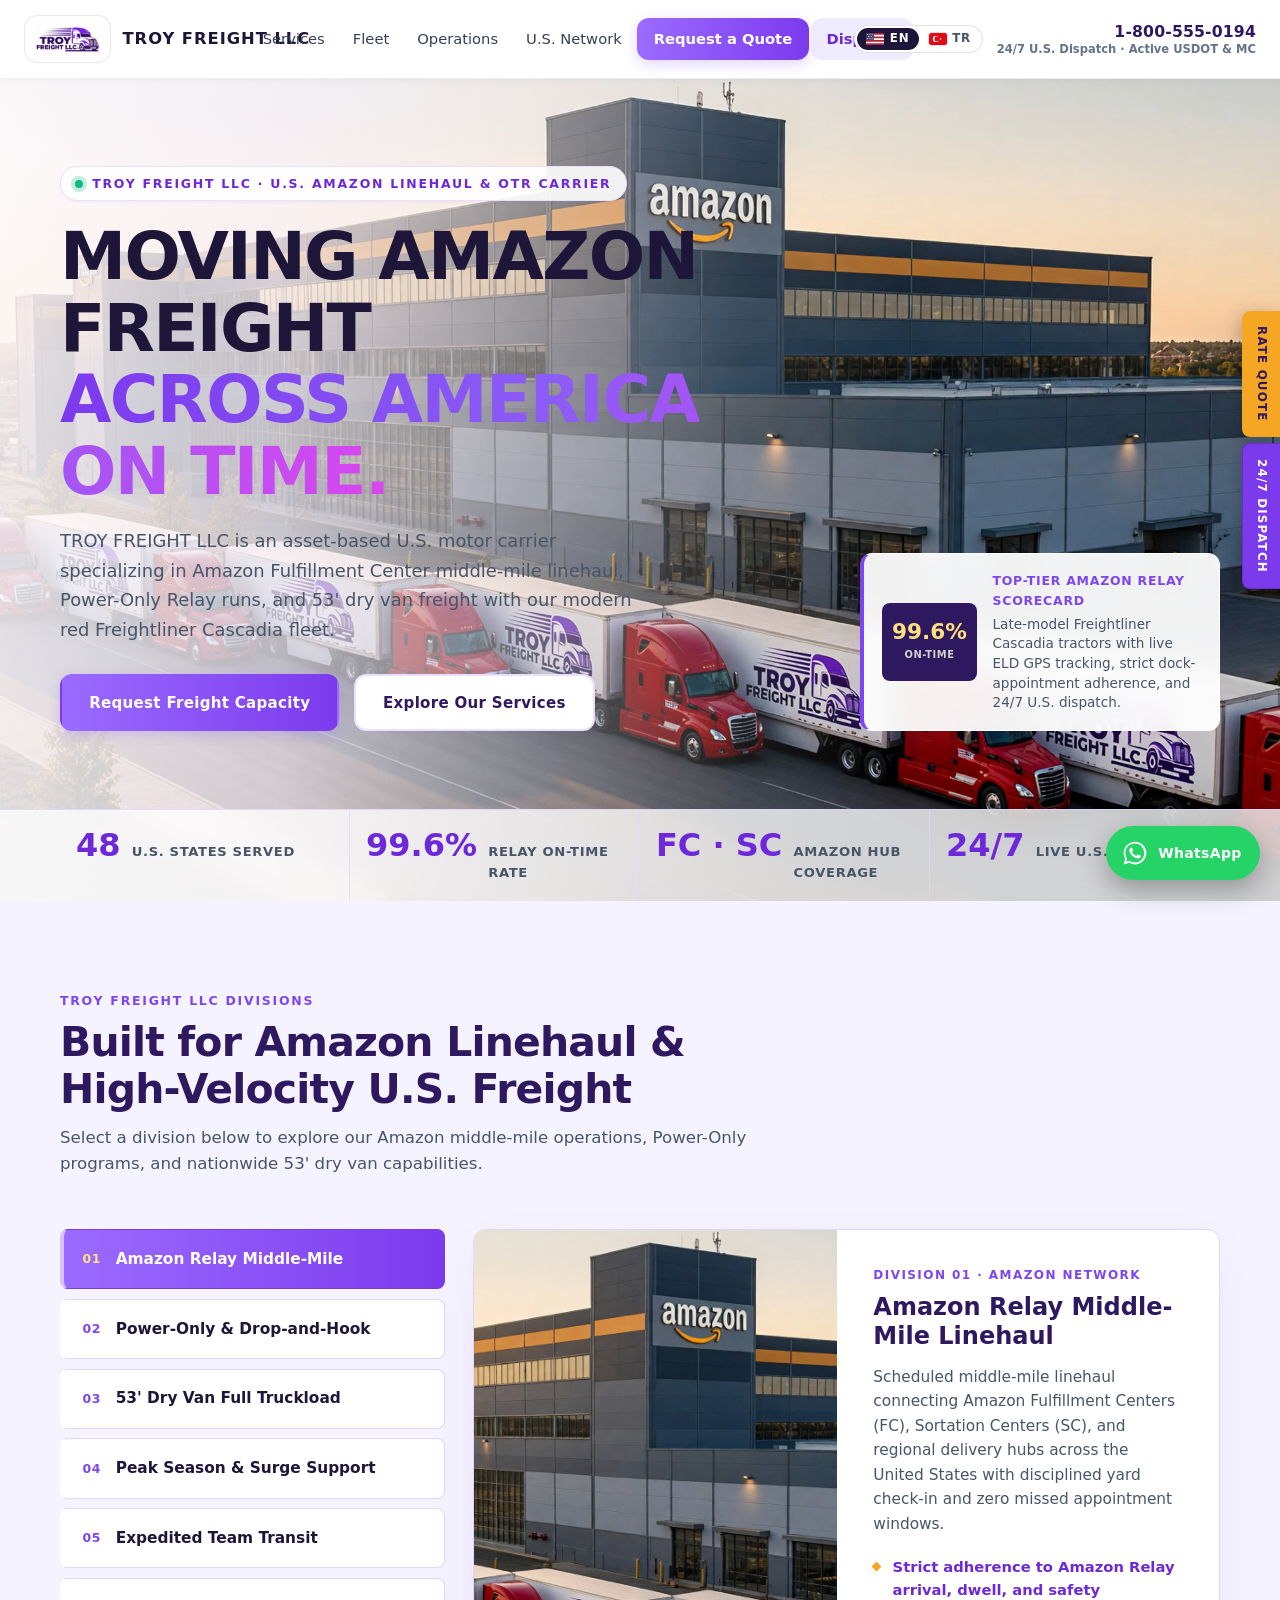
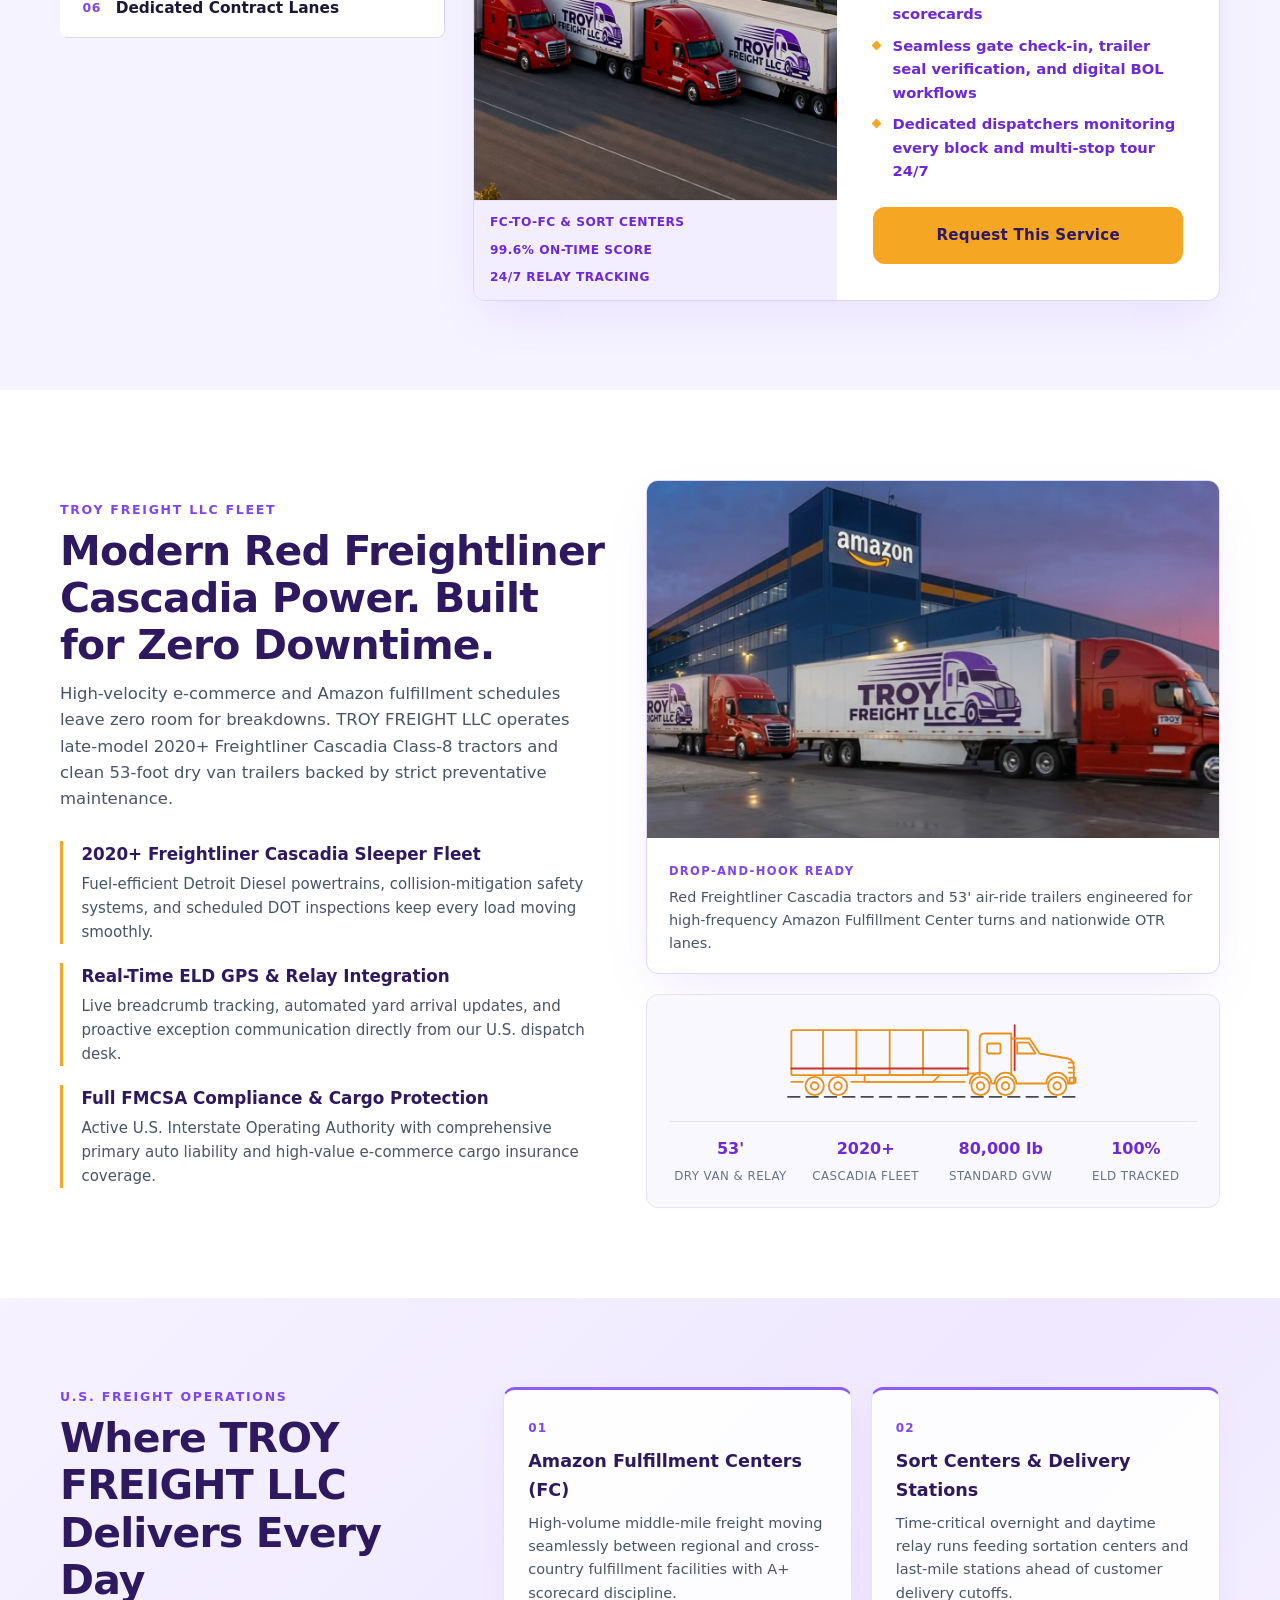
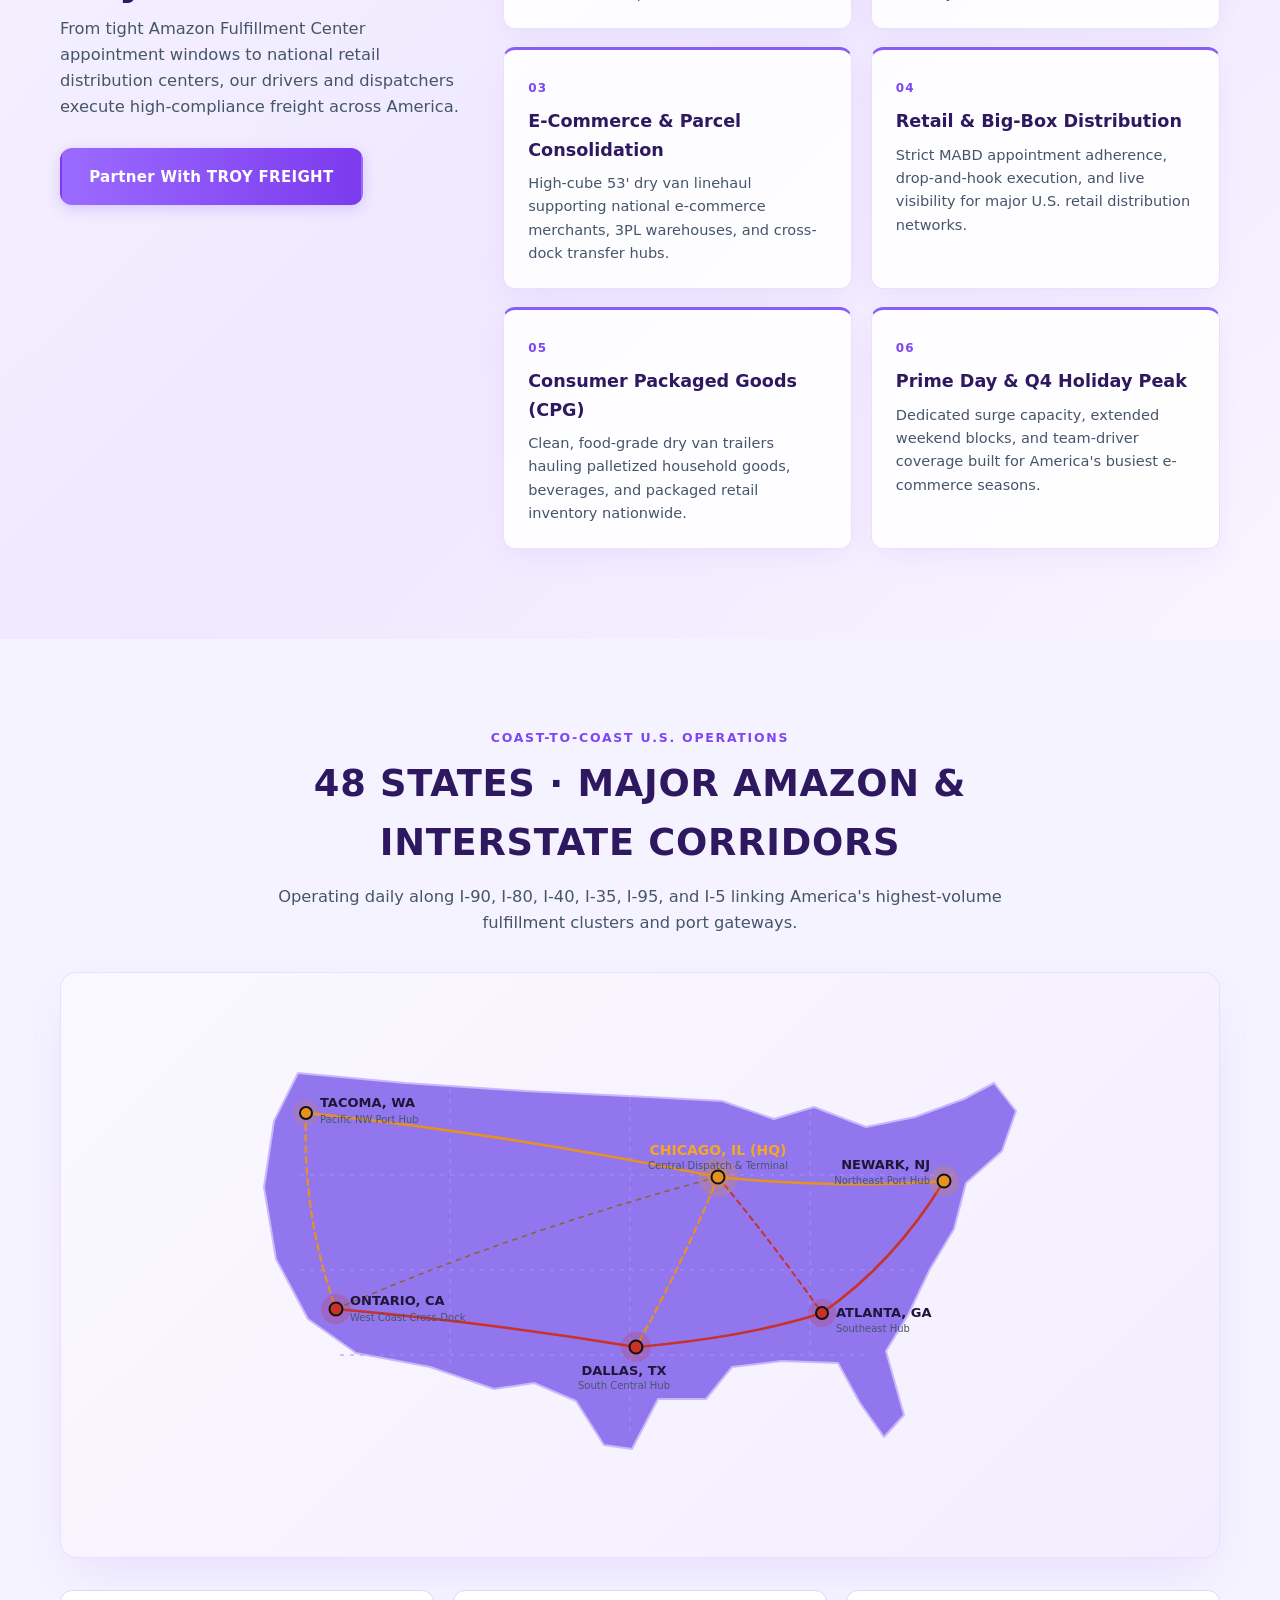
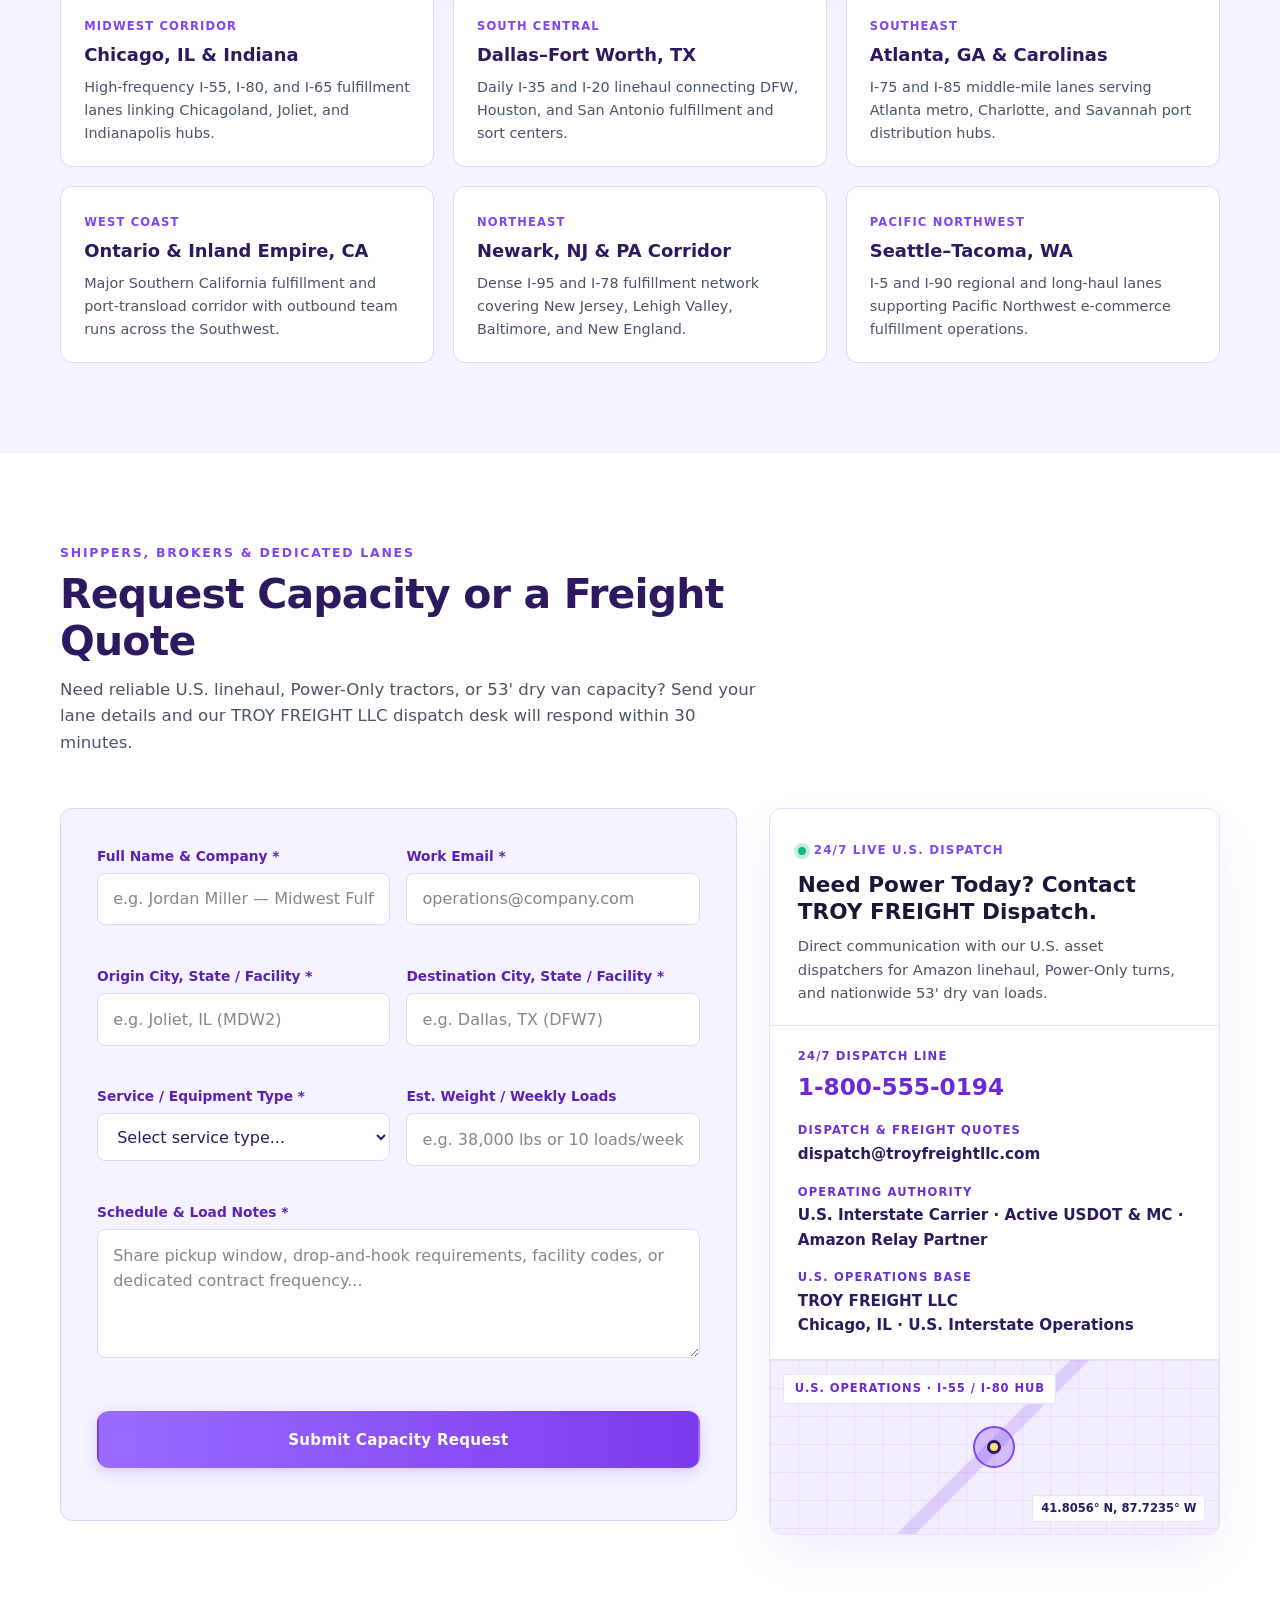
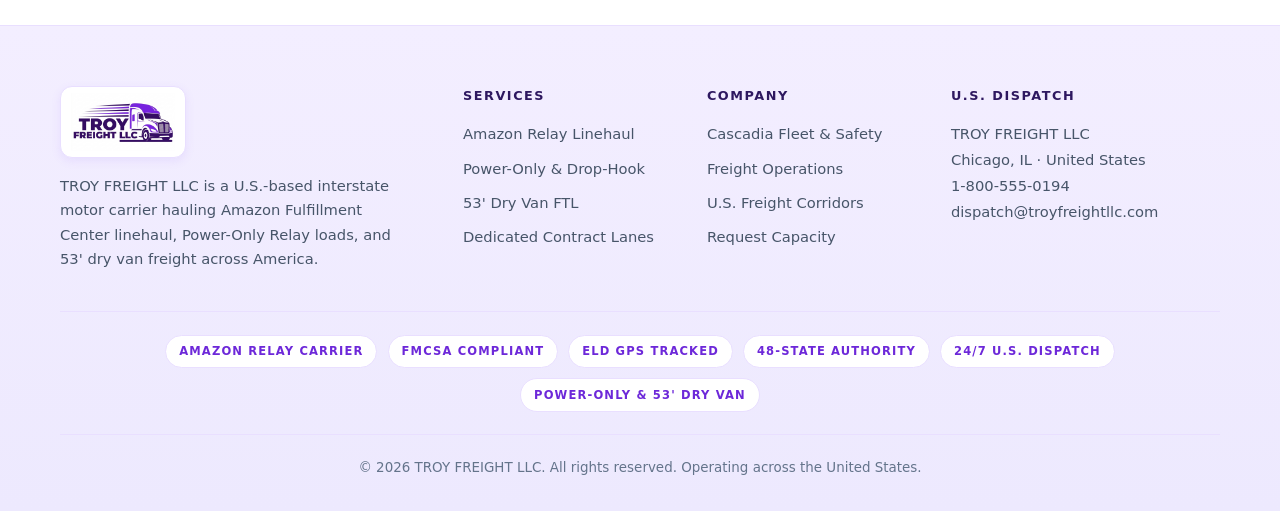
<file: logitistik-gemini-v2/index.backup.html>
<!DOCTYPE html>
<html lang="en">
<head>
  <meta charset="UTF-8">
  <meta name="viewport" content="width=device-width, initial-scale=1.0">
  <title>TROY FREIGHT LLC | U.S. Amazon Linehaul &amp; Nationwide Freight Carrier</title>
  <meta name="description" content="TROY FREIGHT LLC is a U.S. interstate trucking carrier specializing in Amazon Fulfillment Center linehaul, Power-Only Relay freight, and 53' Dry Van OTR across 48 states.">
  <link rel="icon" type="image/svg+xml" href="data:image/svg+xml,%3Csvg xmlns='http://www.w3.org/2000/svg' viewBox='0 0 32 32'%3E%3Crect width='32' height='32' rx='6' fill='%234B1D7A'/%3E%3Ctext x='16' y='22' text-anchor='middle' font-family='Segoe UI,Arial,sans-serif' font-size='18' font-weight='900' fill='%23FFFFFF'%3ET%3C/text%3E%3C/svg%3E">
  <link rel="stylesheet" href="css/styles.css">
</head>
<body>
  <a class="skip-link" href="#main-content" data-i18n="skip">Skip to main content</a>

  <!-- Sticky Header (Logo + Pill Navigation + EN/TR Toggle + 24/7 Dispatch) -->
  <header class="site-header" id="top">
    <div class="container header-inner">
      <a href="#top" class="brand" aria-label="TROY FREIGHT LLC home">
        <span class="brand-box">
          <img
            src="assets/images/troy-logo.png"
            alt=""
            class="brand-logo"
            width="104"
            height="42"
          >
        </span>
        <span class="brand-wordmark">TROY FREIGHT LLC</span>
      </a>

      <nav class="site-nav" id="primary-nav" aria-label="Primary navigation">
        <div class="nav-pill">
          <ul class="nav-list">
            <li><a href="#services" class="nav-link" data-i18n="nav.services">Services</a></li>
            <li><a href="#fleet" class="nav-link" data-i18n="nav.fleet">Fleet</a></li>
            <li><a href="#industries" class="nav-link" data-i18n="nav.industries">Operations</a></li>
            <li><a href="#network" class="nav-link" data-i18n="nav.terminals">U.S. Network</a></li>
            <li><a href="#quote" class="nav-link nav-link--crimson" data-i18n="nav.quote">Request a Quote</a></li>
            <li><a href="#contact" class="nav-link nav-link--light" data-i18n="nav.dispatch">Dispatch</a></li>
          </ul>
        </div>
      </nav>

      <div class="header-right">
        <div class="lang-switch" role="group" aria-label="Language selection">
          <button type="button" class="lang-btn is-active" data-lang="en" aria-pressed="true">
            <svg class="lang-flag" viewBox="0 0 24 16" width="18" height="12" aria-hidden="true" focusable="false">
              <rect width="24" height="16" rx="2" fill="#FFFFFF"/>
              <path d="M0 0h24v2.3H0zm0 4.6h24v2.3H0zm0 4.6h24v2.3H0zm0 4.5h24V16H0z" fill="#B22234"/>
              <rect width="10.5" height="9.2" fill="#3C3B6E"/>
              <g fill="#FFFFFF">
                <circle cx="2.2" cy="2.1" r="0.7"/><circle cx="5.2" cy="2.1" r="0.7"/><circle cx="8.2" cy="2.1" r="0.7"/>
                <circle cx="3.7" cy="4.6" r="0.7"/><circle cx="6.7" cy="4.6" r="0.7"/>
                <circle cx="2.2" cy="7.1" r="0.7"/><circle cx="5.2" cy="7.1" r="0.7"/><circle cx="8.2" cy="7.1" r="0.7"/>
              </g>
            </svg>
            <span>EN</span>
          </button>
          <button type="button" class="lang-btn" data-lang="tr" aria-pressed="false">
            <svg class="lang-flag" viewBox="0 0 24 16" width="18" height="12" aria-hidden="true" focusable="false">
              <rect width="24" height="16" rx="2" fill="#E30A17"/>
              <circle cx="9.2" cy="8" r="4.1" fill="#FFFFFF"/>
              <circle cx="10.4" cy="8" r="3.25" fill="#E30A17"/>
              <polygon fill="#FFFFFF" points="13.6,8 14.77,7.61 14.77,6.38 15.5,7.37 16.68,7 15.96,8 16.68,9 15.5,8.63 14.77,9.62 14.77,8.39"/>
            </svg>
            <span>TR</span>
          </button>
        </div>

        <div class="header-utility">
          <a href="tel:+18005550194" class="utility-phone">1-800-555-0194</a>
          <span class="utility-meta" data-i18n="header.meta">24/7 U.S. Dispatch · Active USDOT &amp; MC</span>
        </div>

        <button
          type="button"
          class="menu-toggle"
          aria-expanded="false"
          aria-controls="primary-nav"
          aria-label="Toggle navigation menu"
        >
          <span class="menu-bar" aria-hidden="true"></span>
          <span class="menu-bar" aria-hidden="true"></span>
          <span class="menu-bar" aria-hidden="true"></span>
        </button>
      </div>
    </div>
  </header>

  <!-- Subtle Right-Edge Quick Quote Tab (Desktop) -->
  <aside class="quick-rail" aria-label="Quick freight actions">
    <a href="#quote" class="quick-rail-btn quick-rail-btn--amber" data-i18n="rail.quote">Rate Quote</a>
    <a href="#contact" class="quick-rail-btn quick-rail-btn--dark" data-i18n="rail.dispatch">24/7 Dispatch</a>
  </aside>

  <!-- Floating Bottom-Right WhatsApp Button -->
  <a
    href="https://api.whatsapp.com/send/?phone=16509951660&amp;text&amp;type=phone_number&amp;app_absent=0"
    class="whatsapp-fab"
    target="_blank"
    rel="noopener noreferrer"
    aria-label="Chat with TROY FREIGHT LLC on WhatsApp"
  >
    <svg class="whatsapp-icon" viewBox="0 0 32 32" width="28" height="28" aria-hidden="true" focusable="false">
      <path fill="currentColor" d="M16.04 3C8.86 3 3.04 8.82 3.04 16c0 2.29.6 4.53 1.74 6.5L3 29l6.67-1.75A12.94 12.94 0 0 0 16.04 29C23.22 29 29.04 23.18 29.04 16S23.22 3 16.04 3zm0 23.8c-2.06 0-4.08-.55-5.84-1.6l-.42-.25-3.96 1.04 1.06-3.86-.27-.44a10.76 10.76 0 0 1-1.66-5.7c0-5.96 4.85-10.8 10.82-10.8 2.89 0 5.6 1.13 7.64 3.17a10.73 10.73 0 0 1 3.17 7.64c0 5.96-4.85 10.8-10.54 10.8zm5.92-8.08c-.32-.16-1.92-.95-2.22-1.06-.3-.11-.52-.16-.73.16-.22.32-.84 1.06-1.03 1.28-.19.22-.38.24-.7.08-.32-.16-1.37-.5-2.61-1.61-.96-.86-1.62-1.92-1.81-2.24-.19-.32-.02-.5.14-.66.15-.15.32-.38.49-.57.16-.19.22-.32.32-.54.11-.22.05-.41-.03-.57-.08-.16-.73-1.76-1-2.41-.26-.63-.53-.55-.73-.56h-.62c-.22 0-.57.08-.87.41-.3.32-1.14 1.11-1.14 2.71s1.17 3.14 1.33 3.36c.16.22 2.3 3.51 5.57 4.92.78.34 1.39.54 1.86.69.78.25 1.49.21 2.06.13.63-.09 1.92-.79 2.19-1.55.27-.76.27-1.41.19-1.55-.08-.14-.3-.22-.62-.38z"/>
    </svg>
    <span class="whatsapp-label" data-i18n="whatsapp.label">WhatsApp</span>
  </a>

  <main id="main-content">
    <!-- 1. Full-Bleed Highway & Amazon Fulfillment Hero -->
    <section class="hero" aria-labelledby="hero-heading">
      <div class="hero-media" aria-hidden="true">
        <img
          src="assets/images/hero-truck.jpg"
          alt=""
          class="hero-bg-img"
        >
        <div class="hero-scrim"></div>
      </div>

      <div class="container hero-inner">
        <div class="hero-copy">
          <p class="hero-eyebrow">
            <span class="status-dot" aria-hidden="true"></span>
            <span data-i18n="hero.eyebrow">TROY FREIGHT LLC · U.S. Amazon Linehaul &amp; OTR Carrier</span>
          </p>
          <h1 class="hero-title" id="hero-heading" data-i18n-html="hero.title">
            Moving Amazon Freight<br>
            <span class="hero-title-accent">Across America On Time.</span>
          </h1>
          <p class="hero-subtitle" data-i18n="hero.subtitle">
            TROY FREIGHT LLC is an asset-based U.S. motor carrier specializing in Amazon Fulfillment Center middle-mile linehaul, Power-Only Relay runs, and 53&apos; dry van freight with our modern red Freightliner Cascadia fleet.
          </p>
          <div class="hero-actions">
            <a href="#quote" class="btn btn-crimson" data-i18n="hero.ctaPrimary">Request Freight Capacity</a>
            <a href="#services" class="btn btn-outline-light" data-i18n="hero.ctaSecondary">Explore Our Services</a>
          </div>
        </div>

        <!-- Floating Bottom-Right Highlight Card -->
        <div class="hero-highlight" aria-label="Carrier performance highlight">
          <div class="highlight-badge">
            <span class="highlight-score">99.6%</span>
            <span class="highlight-label" data-i18n="hero.ontime">On-Time</span>
          </div>
          <div class="highlight-body">
            <p class="highlight-kicker" data-i18n="hero.highlightKicker">Top-Tier Amazon Relay Scorecard</p>
            <p class="highlight-text" data-i18n="hero.highlightText">
              Late-model Freightliner Cascadia tractors with live ELD GPS tracking, strict dock-appointment adherence, and 24/7 U.S. dispatch.
            </p>
          </div>
        </div>
      </div>

      <!-- Bottom Highway Metrics Ticker Bar -->
      <div class="hero-metrics">
        <div class="container metrics-grid">
          <div class="metric-item">
            <span class="metric-value">48</span>
            <span class="metric-label" data-i18n="metrics.states">U.S. States Served</span>
          </div>
          <div class="metric-item">
            <span class="metric-value">99.6%</span>
            <span class="metric-label" data-i18n="metrics.units">Relay On-Time Rate</span>
          </div>
          <div class="metric-item">
            <span class="metric-value">FC · SC</span>
            <span class="metric-label" data-i18n="metrics.terminals">Amazon Hub Coverage</span>
          </div>
          <div class="metric-item">
            <span class="metric-value">24/7</span>
            <span class="metric-label" data-i18n="metrics.dispatch">Live U.S. Dispatch</span>
          </div>
        </div>
      </div>
    </section>

    <!-- 2. Interactive Services Explorer -->
    <section class="section section--stone" id="services" aria-labelledby="services-heading">
      <div class="container">
        <div class="section-header">
          <p class="section-eyebrow" data-i18n="services.eyebrow">TROY FREIGHT LLC Divisions</p>
          <h2 class="section-title" id="services-heading" data-i18n="services.title">Built for Amazon Linehaul &amp; High-Velocity U.S. Freight</h2>
          <p class="section-lead" data-i18n="services.lead">
            Select a division below to explore our Amazon middle-mile operations, Power-Only programs, and nationwide 53&apos; dry van capabilities.
          </p>
        </div>

        <div class="service-explorer">
          <!-- Left Interactive Service Selector -->
          <div class="service-tabs" role="tablist" aria-label="Trucking services">
            <button type="button" class="service-tab is-active" role="tab" aria-selected="true" data-service="relay">
              <span class="tab-num">01</span>
              <span class="tab-label" data-i18n="services.tab.relay">Amazon Relay Middle-Mile</span>
            </button>
            <button type="button" class="service-tab" role="tab" aria-selected="false" data-service="poweronly">
              <span class="tab-num">02</span>
              <span class="tab-label" data-i18n="services.tab.poweronly">Power-Only &amp; Drop-and-Hook</span>
            </button>
            <button type="button" class="service-tab" role="tab" aria-selected="false" data-service="ftl">
              <span class="tab-num">03</span>
              <span class="tab-label" data-i18n="services.tab.ftl">53&apos; Dry Van Full Truckload</span>
            </button>
            <button type="button" class="service-tab" role="tab" aria-selected="false" data-service="peak">
              <span class="tab-num">04</span>
              <span class="tab-label" data-i18n="services.tab.peak">Peak Season &amp; Surge Support</span>
            </button>
            <button type="button" class="service-tab" role="tab" aria-selected="false" data-service="expedited">
              <span class="tab-num">05</span>
              <span class="tab-label" data-i18n="services.tab.expedited">Expedited Team Transit</span>
            </button>
            <button type="button" class="service-tab" role="tab" aria-selected="false" data-service="dedicated">
              <span class="tab-num">06</span>
              <span class="tab-label" data-i18n="services.tab.dedicated">Dedicated Contract Lanes</span>
            </button>
          </div>

          <!-- Center / Right Dynamic Service Detail Panel -->
          <div class="service-stage" id="service-panel" role="tabpanel" aria-live="polite">
            <div class="service-stage-visual">
              <img
                src="assets/images/hero-truck.jpg"
                alt="TROY FREIGHT LLC red Freightliner Cascadia trucks operating at an Amazon fulfillment center"
                class="service-stage-img"
                id="service-image"
              >
              <div class="service-spec-strip" id="service-specs">
                <span>FC-to-FC &amp; Sort Centers</span>
                <span>99.6% On-Time Score</span>
                <span>24/7 Relay Tracking</span>
              </div>
            </div>

            <div class="service-stage-body">
              <p class="stage-kicker" id="service-kicker">Division 01 · Amazon Network</p>
              <h3 class="stage-title" id="service-title">Amazon Relay Middle-Mile Linehaul</h3>
              <p class="stage-desc" id="service-desc">
                Scheduled middle-mile linehaul connecting Amazon Fulfillment Centers (FC), Sortation Centers (SC), and regional delivery hubs across the United States with disciplined yard check-in and zero missed appointment windows.
              </p>
              <ul class="stage-bullets" id="service-bullets">
                <li>Strict adherence to Amazon Relay arrival, dwell, and safety scorecards</li>
                <li>Seamless gate check-in, trailer seal verification, and digital BOL workflows</li>
                <li>Dedicated dispatchers monitoring every block and multi-stop tour 24/7</li>
              </ul>
              <a href="#quote" class="btn btn-amber" id="service-cta" data-i18n="services.cta">Request This Service</a>
            </div>
          </div>
        </div>
      </div>
    </section>

    <!-- 3. Equipment & Fleet Excellence -->
    <section class="section section--white" id="fleet" aria-labelledby="fleet-heading">
      <div class="container">
        <div class="fleet-split">
          <div class="fleet-copy">
            <p class="section-eyebrow" data-i18n="fleet.eyebrow">TROY FREIGHT LLC Fleet</p>
            <h2 class="section-title" id="fleet-heading" data-i18n="fleet.title">Modern Red Freightliner Cascadia Power. Built for Zero Downtime.</h2>
            <p class="fleet-text" data-i18n="fleet.text">
              High-velocity e-commerce and Amazon fulfillment schedules leave zero room for breakdowns. TROY FREIGHT LLC operates late-model 2020+ Freightliner Cascadia Class-8 tractors and clean 53-foot dry van trailers backed by strict preventative maintenance.
            </p>

            <div class="fleet-features">
              <div class="fleet-feature">
                <h3 class="fleet-feature-title" data-i18n="fleet.f1.title">2020+ Freightliner Cascadia Sleeper Fleet</h3>
                <p class="fleet-feature-desc" data-i18n="fleet.f1.desc">Fuel-efficient Detroit Diesel powertrains, collision-mitigation safety systems, and scheduled DOT inspections keep every load moving smoothly.</p>
              </div>
              <div class="fleet-feature">
                <h3 class="fleet-feature-title" data-i18n="fleet.f2.title">Real-Time ELD GPS &amp; Relay Integration</h3>
                <p class="fleet-feature-desc" data-i18n="fleet.f2.desc">Live breadcrumb tracking, automated yard arrival updates, and proactive exception communication directly from our U.S. dispatch desk.</p>
              </div>
              <div class="fleet-feature">
                <h3 class="fleet-feature-title" data-i18n="fleet.f3.title">Full FMCSA Compliance &amp; Cargo Protection</h3>
                <p class="fleet-feature-desc" data-i18n="fleet.f3.desc">Active U.S. Interstate Operating Authority with comprehensive primary auto liability and high-value e-commerce cargo insurance coverage.</p>
              </div>
            </div>
          </div>

          <div class="fleet-showcase">
            <div class="fleet-photo-card">
              <img
                src="assets/images/terminal-fleet.jpg"
                alt="TROY FREIGHT LLC Class-8 semi-trucks staged cleanly at a U.S. distribution terminal"
                class="fleet-photo"
              >
              <div class="fleet-photo-caption">
                <span class="caption-tag" data-i18n="fleet.photoTag">DROP-AND-HOOK READY</span>
                <p data-i18n="fleet.photoDesc">Red Freightliner Cascadia tractors and 53&apos; air-ride trailers engineered for high-frequency Amazon Fulfillment Center turns and nationwide OTR lanes.</p>
              </div>
            </div>

            <div class="rig-diagram-card">
              <img
                src="assets/rig-silhouette.svg"
                alt="Technical line diagram of an American Class-8 sleeper cab semi-truck with 53-foot trailer"
                class="rig-diagram"
              >
              <div class="rig-specs-row">
                <div><strong>53&apos;</strong><span data-i18n="fleet.spec1">Dry Van &amp; Relay</span></div>
                <div><strong>2020+</strong><span data-i18n="fleet.spec2">Cascadia Fleet</span></div>
                <div><strong>80,000 lb</strong><span data-i18n="fleet.spec3">Standard GVW</span></div>
                <div><strong data-i18n="fleet.spec4Val">100%</strong><span data-i18n="fleet.spec4">ELD Tracked</span></div>
              </div>
            </div>
          </div>
        </div>
      </div>
    </section>

    <!-- 4. Operations & Freight Sectors We Serve -->
    <section class="section section--asphalt" id="industries" aria-labelledby="industries-heading">
      <div class="container">
        <div class="industries-layout">
          <div class="industries-intro">
            <p class="section-eyebrow section-eyebrow--amber" data-i18n="industries.eyebrow">U.S. Freight Operations</p>
            <h2 class="section-title section-title--light" id="industries-heading" data-i18n="industries.title">
              Where TROY FREIGHT LLC Delivers Every Day
            </h2>
            <p class="industries-lead" data-i18n="industries.lead">
              From tight Amazon Fulfillment Center appointment windows to national retail distribution centers, our drivers and dispatchers execute high-compliance freight across America.
            </p>
            <a href="#quote" class="btn btn-crimson" data-i18n="industries.cta">Partner With TROY FREIGHT</a>
          </div>

          <div class="industries-grid">
            <article class="industry-card">
              <span class="industry-code">01</span>
              <h3 class="industry-title" data-i18n="ind.1.title">Amazon Fulfillment Centers (FC)</h3>
              <p class="industry-text" data-i18n="ind.1.desc">High-volume middle-mile freight moving seamlessly between regional and cross-country fulfillment facilities with A+ scorecard discipline.</p>
            </article>

            <article class="industry-card">
              <span class="industry-code">02</span>
              <h3 class="industry-title" data-i18n="ind.2.title">Sort Centers &amp; Delivery Stations</h3>
              <p class="industry-text" data-i18n="ind.2.desc">Time-critical overnight and daytime relay runs feeding sortation centers and last-mile stations ahead of customer delivery cutoffs.</p>
            </article>

            <article class="industry-card">
              <span class="industry-code">03</span>
              <h3 class="industry-title" data-i18n="ind.3.title">E-Commerce &amp; Parcel Consolidation</h3>
              <p class="industry-text" data-i18n="ind.3.desc">High-cube 53&apos; dry van linehaul supporting national e-commerce merchants, 3PL warehouses, and cross-dock transfer hubs.</p>
            </article>

            <article class="industry-card">
              <span class="industry-code">04</span>
              <h3 class="industry-title" data-i18n="ind.4.title">Retail &amp; Big-Box Distribution</h3>
              <p class="industry-text" data-i18n="ind.4.desc">Strict MABD appointment adherence, drop-and-hook execution, and live visibility for major U.S. retail distribution networks.</p>
            </article>

            <article class="industry-card">
              <span class="industry-code">05</span>
              <h3 class="industry-title" data-i18n="ind.5.title">Consumer Packaged Goods (CPG)</h3>
              <p class="industry-text" data-i18n="ind.5.desc">Clean, food-grade dry van trailers hauling palletized household goods, beverages, and packaged retail inventory nationwide.</p>
            </article>

            <article class="industry-card">
              <span class="industry-code">06</span>
              <h3 class="industry-title" data-i18n="ind.6.title">Prime Day &amp; Q4 Holiday Peak</h3>
              <p class="industry-text" data-i18n="ind.6.desc">Dedicated surge capacity, extended weekend blocks, and team-driver coverage built for America&apos;s busiest e-commerce seasons.</p>
            </article>
          </div>
        </div>
      </div>
    </section>

    <!-- 5. Nationwide U.S. Freight Corridors -->
    <section class="section section--stone" id="network" aria-labelledby="network-heading">
      <div class="container">
        <div class="network-banner">
          <p class="network-banner-kicker" data-i18n="network.kicker">Coast-to-Coast U.S. Operations</p>
          <h2 class="network-banner-title" id="network-heading" data-i18n="network.title">48 STATES · MAJOR AMAZON &amp; INTERSTATE CORRIDORS</h2>
          <p class="network-banner-sub" data-i18n="network.sub">
            Operating daily along I-90, I-80, I-40, I-35, I-95, and I-5 linking America&apos;s highest-volume fulfillment clusters and port gateways.
          </p>
        </div>

        <div class="network-map-wrap">
          <img
            src="assets/us-corridor-map.svg"
            alt="United States freight corridor network showing key hubs in Chicago, Dallas, Atlanta, Newark, Ontario CA, and Tacoma"
            class="network-map-img"
          >
        </div>

        <div class="hubs-grid">
          <article class="hub-card">
            <span class="hub-region" data-i18n="hub.1.region">Midwest Corridor</span>
            <h3 class="hub-city">Chicago, IL &amp; Indiana</h3>
            <p class="hub-detail" data-i18n="hub.1.desc">High-frequency I-55, I-80, and I-65 fulfillment lanes linking Chicagoland, Joliet, and Indianapolis hubs.</p>
          </article>

          <article class="hub-card">
            <span class="hub-region" data-i18n="hub.2.region">South Central</span>
            <h3 class="hub-city">Dallas–Fort Worth, TX</h3>
            <p class="hub-detail" data-i18n="hub.2.desc">Daily I-35 and I-20 linehaul connecting DFW, Houston, and San Antonio fulfillment and sort centers.</p>
          </article>

          <article class="hub-card">
            <span class="hub-region" data-i18n="hub.3.region">Southeast</span>
            <h3 class="hub-city">Atlanta, GA &amp; Carolinas</h3>
            <p class="hub-detail" data-i18n="hub.3.desc">I-75 and I-85 middle-mile lanes serving Atlanta metro, Charlotte, and Savannah port distribution hubs.</p>
          </article>

          <article class="hub-card">
            <span class="hub-region" data-i18n="hub.4.region">West Coast</span>
            <h3 class="hub-city">Ontario &amp; Inland Empire, CA</h3>
            <p class="hub-detail" data-i18n="hub.4.desc">Major Southern California fulfillment and port-transload corridor with outbound team runs across the Southwest.</p>
          </article>

          <article class="hub-card">
            <span class="hub-region" data-i18n="hub.5.region">Northeast</span>
            <h3 class="hub-city">Newark, NJ &amp; PA Corridor</h3>
            <p class="hub-detail" data-i18n="hub.5.desc">Dense I-95 and I-78 fulfillment network covering New Jersey, Lehigh Valley, Baltimore, and New England.</p>
          </article>

          <article class="hub-card">
            <span class="hub-region" data-i18n="hub.6.region">Pacific Northwest</span>
            <h3 class="hub-city">Seattle–Tacoma, WA</h3>
            <p class="hub-detail" data-i18n="hub.6.desc">I-5 and I-90 regional and long-haul lanes supporting Pacific Northwest e-commerce fulfillment operations.</p>
          </article>
        </div>
      </div>
    </section>

    <!-- 6. Freight Quote Form & 24/7 Dispatch Contact -->
    <section class="section section--white" id="quote" aria-labelledby="quote-heading">
      <div class="container">
        <div class="section-header">
          <p class="section-eyebrow" data-i18n="quote.eyebrow">Shippers, Brokers &amp; Dedicated Lanes</p>
          <h2 class="section-title" id="quote-heading" data-i18n="quote.title">Request Capacity or a Freight Quote</h2>
          <p class="section-lead" data-i18n="quote.lead">
            Need reliable U.S. linehaul, Power-Only tractors, or 53&apos; dry van capacity? Send your lane details and our TROY FREIGHT LLC dispatch desk will respond within 30 minutes.
          </p>
        </div>

        <div class="quote-layout">
          <form class="quote-form" id="quote-form" novalidate>
            <div class="form-row">
              <div class="form-group">
                <label for="q-name" class="form-label" data-i18n="form.name">Full Name &amp; Company *</label>
                <input
                  type="text"
                  id="q-name"
                  name="name"
                  class="form-control"
                  autocomplete="name"
                  placeholder="e.g. Jordan Miller — Midwest Fulfillment"
                  data-i18n-placeholder="form.namePh"
                  aria-describedby="err-name"
                  required
                >
                <p class="field-error" id="err-name" role="alert"></p>
              </div>

              <div class="form-group">
                <label for="q-email" class="form-label" data-i18n="form.email">Work Email *</label>
                <input
                  type="email"
                  id="q-email"
                  name="email"
                  class="form-control"
                  autocomplete="email"
                  inputmode="email"
                  placeholder="operations@company.com"
                  data-i18n-placeholder="form.emailPh"
                  aria-describedby="err-email"
                  required
                >
                <p class="field-error" id="err-email" role="alert"></p>
              </div>
            </div>

            <div class="form-row">
              <div class="form-group">
                <label for="q-origin" class="form-label" data-i18n="form.origin">Origin City, State / Facility *</label>
                <input
                  type="text"
                  id="q-origin"
                  name="origin"
                  class="form-control"
                  placeholder="e.g. Joliet, IL (MDW2)"
                  data-i18n-placeholder="form.originPh"
                  aria-describedby="err-origin"
                  required
                >
                <p class="field-error" id="err-origin" role="alert"></p>
              </div>

              <div class="form-group">
                <label for="q-destination" class="form-label" data-i18n="form.destination">Destination City, State / Facility *</label>
                <input
                  type="text"
                  id="q-destination"
                  name="destination"
                  class="form-control"
                  placeholder="e.g. Dallas, TX (DFW7)"
                  data-i18n-placeholder="form.destinationPh"
                  aria-describedby="err-destination"
                  required
                >
                <p class="field-error" id="err-destination" role="alert"></p>
              </div>
            </div>

            <div class="form-row">
              <div class="form-group">
                <label for="q-equipment" class="form-label" data-i18n="form.equipment">Service / Equipment Type *</label>
                <select id="q-equipment" name="equipment" class="form-control" aria-describedby="err-equipment" required>
                  <option value="" data-i18n="form.eq.placeholder">Select service type...</option>
                  <option value="Amazon Relay Linehaul" data-i18n="form.eq.relay">Amazon Relay Middle-Mile Linehaul</option>
                  <option value="Power-Only / Drop-and-Hook" data-i18n="form.eq.poweronly">Power-Only / Drop-and-Hook</option>
                  <option value="53' Dry Van (FTL)" data-i18n="form.eq.ftl">53&apos; Dry Van Full Truckload (FTL)</option>
                  <option value="Peak Season Surge Capacity" data-i18n="form.eq.peak">Peak Season Surge Capacity</option>
                  <option value="Expedited Team Transit" data-i18n="form.eq.expedited">Expedited Team Transit</option>
                  <option value="Dedicated Contract Lane" data-i18n="form.eq.dedicated">Dedicated Contract Lane</option>
                </select>
                <p class="field-error" id="err-equipment" role="alert"></p>
              </div>

              <div class="form-group">
                <label for="q-weight" class="form-label" data-i18n="form.weight">Est. Weight / Weekly Loads</label>
                <input
                  type="text"
                  id="q-weight"
                  name="weight"
                  class="form-control"
                  placeholder="e.g. 38,000 lbs or 10 loads/week"
                  data-i18n-placeholder="form.weightPh"
                >
              </div>
            </div>

            <div class="form-group">
              <label for="q-notes" class="form-label" data-i18n="form.notes">Schedule &amp; Load Notes *</label>
              <textarea
                id="q-notes"
                name="notes"
                rows="4"
                class="form-control form-textarea"
                placeholder="Share pickup window, drop-and-hook requirements, facility codes, or dedicated contract frequency..."
                data-i18n-placeholder="form.notesPh"
                aria-describedby="err-notes"
                required
              ></textarea>
              <p class="field-error" id="err-notes" role="alert"></p>
            </div>

            <button type="submit" class="btn btn-crimson btn-submit" data-i18n="form.submit">Submit Capacity Request</button>
            <div class="form-status" id="quote-status" role="status" aria-live="polite"></div>
          </form>

          <!-- Direct 24/7 Dispatch Card -->
          <aside class="dispatch-card" id="contact" aria-label="Direct 24/7 Dispatch Information">
            <div class="dispatch-header">
              <span class="dispatch-live-pill">
                <span class="status-dot" aria-hidden="true"></span>
                <span data-i18n="dispatch.pill">24/7 Live U.S. Dispatch</span>
              </span>
              <h3 class="dispatch-title" data-i18n="dispatch.title">Need Power Today? Contact TROY FREIGHT Dispatch.</h3>
              <p class="dispatch-sub" data-i18n="dispatch.sub">
                Direct communication with our U.S. asset dispatchers for Amazon linehaul, Power-Only turns, and nationwide 53&apos; dry van loads.
              </p>
            </div>

            <div class="dispatch-details">
              <div class="dispatch-row">
                <span class="dispatch-label" data-i18n="dispatch.phoneLabel">24/7 Dispatch Line</span>
                <a href="tel:+18005550194" class="dispatch-value dispatch-value--big">1-800-555-0194</a>
              </div>
              <div class="dispatch-row">
                <span class="dispatch-label" data-i18n="dispatch.emailLabel">Dispatch &amp; Freight Quotes</span>
                <a href="mailto:dispatch@troyfreightllc.com" class="dispatch-value">dispatch@troyfreightllc.com</a>
              </div>
              <div class="dispatch-row">
                <span class="dispatch-label" data-i18n="dispatch.authLabel">Operating Authority</span>
                <span class="dispatch-value" data-i18n="dispatch.authValue">U.S. Interstate Carrier · Active USDOT &amp; MC · Amazon Relay Partner</span>
              </div>
              <div class="dispatch-row">
                <span class="dispatch-label" data-i18n="dispatch.hqLabel">U.S. Operations Base</span>
                <address class="dispatch-value">
                  TROY FREIGHT LLC<br>
                  Chicago, IL · U.S. Interstate Operations
                </address>
              </div>
            </div>

            <div class="terminal-box" role="img" aria-label="TROY FREIGHT LLC U.S. Corridor Map Placeholder">
              <span class="terminal-box-badge" data-i18n="dispatch.mapBadge">U.S. Operations · I-55 / I-80 Hub</span>
              <div class="terminal-pin" aria-hidden="true">
                <span class="terminal-pin-core"></span>
              </div>
              <span class="terminal-coords" aria-hidden="true">41.8056° N, 87.7235° W</span>
            </div>
          </aside>
        </div>
      </div>
    </section>
  </main>

  <!-- 7. Heavy Industrial Footer -->
  <footer class="site-footer">
    <div class="container">
      <div class="footer-top">
        <div class="footer-brand-col">
          <a href="#top" class="brand brand--footer" aria-label="TROY FREIGHT LLC home">
            <span class="brand-box brand-box--footer">
              <img
                src="assets/images/troy-logo.png"
                alt=""
                class="brand-logo"
                width="104"
                height="42"
              >
            </span>
            <span class="brand-wordmark brand-wordmark--footer">TROY FREIGHT LLC</span>
          </a>
          <p class="footer-about" data-i18n="footer.about">
            TROY FREIGHT LLC is a U.S.-based interstate motor carrier hauling Amazon Fulfillment Center linehaul, Power-Only Relay loads, and 53&apos; dry van freight across America.
          </p>
        </div>

        <div class="footer-col">
          <h3 class="footer-heading" data-i18n="footer.divisions">Services</h3>
          <ul class="footer-links">
            <li><a href="#services" data-i18n="footer.div1">Amazon Relay Linehaul</a></li>
            <li><a href="#services" data-i18n="footer.div2">Power-Only &amp; Drop-Hook</a></li>
            <li><a href="#services" data-i18n="footer.div3">53&apos; Dry Van FTL</a></li>
            <li><a href="#services" data-i18n="footer.div4">Dedicated Contract Lanes</a></li>
          </ul>
        </div>

        <div class="footer-col">
          <h3 class="footer-heading" data-i18n="footer.company">Company</h3>
          <ul class="footer-links">
            <li><a href="#fleet" data-i18n="footer.comp1">Cascadia Fleet &amp; Safety</a></li>
            <li><a href="#industries" data-i18n="footer.comp2">Freight Operations</a></li>
            <li><a href="#network" data-i18n="footer.comp3">U.S. Freight Corridors</a></li>
            <li><a href="#quote" data-i18n="footer.comp4">Request Capacity</a></li>
          </ul>
        </div>

        <div class="footer-col">
          <h3 class="footer-heading" data-i18n="footer.hq">U.S. Dispatch</h3>
          <address class="footer-address">
            TROY FREIGHT LLC<br>
            Chicago, IL · United States<br>
            1-800-555-0194<br>
            dispatch@troyfreightllc.com
          </address>
        </div>
      </div>

      <!-- Compliance & Certification Strip -->
      <div class="compliance-strip" aria-label="Carrier safety certifications and credentials">
        <span class="cert-pill" data-i18n="cert.1">AMAZON RELAY CARRIER</span>
        <span class="cert-pill" data-i18n="cert.2">FMCSA COMPLIANT</span>
        <span class="cert-pill" data-i18n="cert.3">ELD GPS TRACKED</span>
        <span class="cert-pill" data-i18n="cert.4">48-STATE AUTHORITY</span>
        <span class="cert-pill" data-i18n="cert.5">24/7 U.S. DISPATCH</span>
        <span class="cert-pill" data-i18n="cert.6">POWER-ONLY &amp; 53&apos; DRY VAN</span>
      </div>

      <div class="footer-bottom">
        <p class="footer-copy" data-i18n="footer.copy">&copy; 2026 TROY FREIGHT LLC. All rights reserved. Operating across the United States.</p>
      </div>
    </div>
  </footer>

  <script src="js/main.js" defer></script>
</body>
</html>
</file>
<file: logistik-gemini/css/styles.css>
/* ==========================================================================
   Northline Logistics — Standalone Stylesheet
   ========================================================================== */

:root {
  /* Color palette */
  --color-navy: #0B1F3A;
  --color-deep-blue: #123A66;
  --color-mid-blue: #1F5FA8;
  --color-light-blue: #D6E6F5;
  --color-off-white: #F4F7FB;
  --color-white: #FFFFFF;

  /* Text & semantic colors (dark navy on light backgrounds, never pure black) */
  --color-text: #0F2747;
  --color-text-muted: #3A5476;
  --color-border: #C9DAEC;
  --color-error: #B42318;
  --color-error-bg: #FEF3F2;
  --color-success: #0F5132;
  --color-success-bg: #E8F5EE;

  /* Typography & layout */
  --font-sans: 'Segoe UI', system-ui, -apple-system, BlinkMacSystemFont, Roboto, Helvetica, Arial, sans-serif;
  --max-width: 1120px;
  --header-height: 70px;
  --radius-sm: 6px;
  --radius-md: 10px;
  --radius-lg: 14px;
  --shadow-card: 0 8px 24px rgba(11, 31, 58, 0.06);
  --transition: 0.2s ease;
}

/* Base reset */
*,
*::before,
*::after {
  box-sizing: border-box;
}

html {
  scroll-behavior: smooth;
  scroll-padding-top: var(--header-height);
  overflow-x: clip;
}

body {
  margin: 0;
  font-family: var(--font-sans);
  font-size: 1rem;
  line-height: 1.65;
  color: var(--color-text);
  background-color: var(--color-white);
  -webkit-font-smoothing: antialiased;
  overflow-x: clip;
}

img {
  display: block;
  max-width: 100%;
  height: auto;
}

h1,
h2,
h3,
p,
ul,
address {
  margin: 0;
}

address {
  font-style: normal;
}

a {
  color: inherit;
  text-decoration: none;
}

button,
input,
textarea {
  font: inherit;
  color: inherit;
}

/* Skip link for accessibility */
.skip-link {
  position: absolute;
  left: -9999px;
  top: 0;
  background: var(--color-mid-blue);
  color: var(--color-white);
  padding: 0.75rem 1.25rem;
  z-index: 1000;
  font-weight: 600;
}

.skip-link:focus {
  left: 1rem;
  top: 1rem;
  border-radius: var(--radius-sm);
}

/* Container */
.container {
  width: 100%;
  max-width: var(--max-width);
  margin-inline: auto;
  padding-inline: 1.25rem;
}

/* Focus styles */
:focus-visible {
  outline: 2px solid var(--color-mid-blue);
  outline-offset: 3px;
}

/* ==========================================================================
   1. Header
   ========================================================================== */

.site-header {
  position: sticky;
  top: 0;
  z-index: 100;
  height: var(--header-height);
  background-color: rgba(11, 31, 58, 0.96);
  border-bottom: 1px solid rgba(214, 230, 245, 0.14);
  backdrop-filter: blur(8px);
}

.header-inner {
  height: 100%;
  display: flex;
  align-items: center;
  justify-content: space-between;
  gap: 1.5rem;
}

.brand {
  display: inline-flex;
  align-items: center;
  gap: 0.625rem;
  color: var(--color-white);
  font-weight: 700;
  font-size: 1.25rem;
  letter-spacing: 0.03em;
}

.brand-mark {
  width: 24px;
  height: 24px;
  border: 2px solid var(--color-light-blue);
  border-radius: 4px;
  position: relative;
  display: inline-block;
  flex-shrink: 0;
}

.brand-mark::after {
  content: "";
  position: absolute;
  left: 4px;
  right: 4px;
  bottom: 5px;
  height: 2px;
  background-color: var(--color-light-blue);
  box-shadow: 0 -5px 0 var(--color-light-blue);
}

.nav-list {
  list-style: none;
  padding: 0;
  display: flex;
  align-items: center;
  gap: 0.35rem;
}

.nav-link {
  display: inline-block;
  padding: 0.5rem 0.9rem;
  color: var(--color-light-blue);
  font-size: 0.95rem;
  font-weight: 500;
  border-radius: var(--radius-sm);
  transition: background-color var(--transition), color var(--transition);
}

.nav-link:hover,
.nav-link:focus-visible {
  color: var(--color-white);
  background-color: rgba(214, 230, 245, 0.12);
}

.nav-link--cta {
  background-color: var(--color-mid-blue);
  color: var(--color-white);
  margin-left: 0.35rem;
}

.nav-link--cta:hover,
.nav-link--cta:focus-visible {
  background-color: #2972C4;
  color: var(--color-white);
}

/* Mobile menu button */
.menu-toggle {
  display: none;
  flex-direction: column;
  justify-content: center;
  align-items: center;
  gap: 5px;
  width: 42px;
  height: 42px;
  padding: 0;
  background: transparent;
  border: 1px solid rgba(214, 230, 245, 0.32);
  border-radius: var(--radius-sm);
  cursor: pointer;
}

.menu-bar {
  width: 20px;
  height: 2px;
  background-color: var(--color-white);
  border-radius: 2px;
  transition: transform var(--transition), opacity var(--transition);
}

.menu-toggle[aria-expanded="true"] .menu-bar:nth-child(1) {
  transform: translateY(7px) rotate(45deg);
}

.menu-toggle[aria-expanded="true"] .menu-bar:nth-child(2) {
  opacity: 0;
}

.menu-toggle[aria-expanded="true"] .menu-bar:nth-child(3) {
  transform: translateY(-7px) rotate(-45deg);
}

/* ==========================================================================
   Buttons
   ========================================================================== */

.btn {
  display: inline-flex;
  align-items: center;
  justify-content: center;
  padding: 0.85rem 1.65rem;
  border-radius: var(--radius-sm);
  border: 1px solid transparent;
  font-weight: 600;
  font-size: 0.98rem;
  cursor: pointer;
  transition: background-color var(--transition), border-color var(--transition), transform var(--transition);
}

.btn-primary {
  background-color: var(--color-mid-blue);
  color: var(--color-white);
}

.btn-primary:hover {
  background-color: #266FC2;
}

.btn-primary:active {
  transform: translateY(1px);
}

/* ==========================================================================
   2. Hero (First screen, ~100vh)
   ========================================================================== */

.hero {
  position: relative;
  min-height: calc(100vh - var(--header-height));
  min-height: calc(100svh - var(--header-height));
  display: flex;
  flex-direction: column;
  justify-content: space-between;
  background: linear-gradient(180deg, var(--color-navy) 0%, #0E294D 62%, var(--color-deep-blue) 100%);
  color: var(--color-white);
  overflow: hidden;
}

.hero-content {
  margin-block: auto;
  padding-top: clamp(1.5rem, 4vh, 3rem);
  padding-bottom: clamp(1rem, 2.5vh, 1.75rem);
  text-align: center;
  max-width: 820px;
  z-index: 2;
}

.hero-eyebrow {
  display: inline-block;
  font-size: 0.78rem;
  font-weight: 600;
  letter-spacing: 0.14em;
  text-transform: uppercase;
  color: var(--color-light-blue);
  margin-bottom: 0.85rem;
  padding: 0.28rem 0.8rem;
  border: 1px solid rgba(214, 230, 245, 0.25);
  border-radius: 999px;
}

.hero-title {
  font-size: clamp(1.7rem, 3.8vw, 3rem);
  line-height: 1.15;
  font-weight: 700;
  letter-spacing: -0.02em;
  color: var(--color-white);
  margin-bottom: 0.85rem;
}

.hero-subtitle {
  font-size: clamp(0.95rem, 1.4vw, 1.12rem);
  line-height: 1.55;
  color: var(--color-light-blue);
  max-width: 600px;
  margin-inline: auto;
  margin-bottom: 1.4rem;
}

.hero-actions {
  display: flex;
  justify-content: center;
}

/* Visual scene: Sea + Two Ships + Six-Truck Convoy */
.hero-scene {
  position: relative;
  width: 100%;
}

.hero-water {
  position: relative;
  width: 100%;
  min-height: clamp(120px, 21vh, 215px);
  display: flex;
  align-items: flex-end;
}

.hero-sea {
  position: absolute;
  inset: 0;
  width: 100%;
  height: 100%;
  object-fit: fill;
  pointer-events: none;
  z-index: 1;
}

.hero-ships {
  position: relative;
  z-index: 2;
  display: flex;
  align-items: flex-end;
  justify-content: space-between;
  gap: 1rem;
  padding-bottom: clamp(18px, 4.2vh, 44px);
}

.hero-ship {
  display: block;
  height: auto;
  flex-shrink: 1;
}

/* Smaller ship on the left */
.hero-ship--small {
  width: clamp(92px, 21vw, 225px);
  transform: translateY(-6%);
}

/* Larger ship on the right */
.hero-ship--large {
  width: clamp(160px, 37vw, 390px);
}

/* Bottom road / quay band holding the 6-truck convoy */
.hero-road {
  position: relative;
  z-index: 3;
  background-color: var(--color-navy);
  border-top: 2px solid rgba(214, 230, 245, 0.35);
  padding-top: clamp(10px, 1.8vh, 18px);
  padding-bottom: clamp(10px, 1.6vh, 16px);
}

.hero-road::after {
  content: "";
  position: absolute;
  left: 0;
  right: 0;
  bottom: clamp(7px, 1.2vh, 12px);
  border-top: 1px dashed rgba(214, 230, 245, 0.25);
  pointer-events: none;
}

.convoy {
  display: grid;
  grid-template-columns: repeat(6, minmax(0, 1fr));
  align-items: end;
  gap: clamp(4px, 1.2vw, 16px);
}

.convoy-truck {
  width: 100%;
  height: auto;
  display: block;
}

/* ==========================================================================
   Sections
   ========================================================================== */

.section {
  padding-block: clamp(3.75rem, 7vw, 5.75rem);
}

.section--light {
  background-color: var(--color-off-white);
}

.section--white {
  background-color: var(--color-white);
}

.section--navy {
  background-color: var(--color-navy);
  color: var(--color-white);
}

.section-header {
  max-width: 660px;
  margin-bottom: clamp(2rem, 4vw, 3rem);
}

.section-eyebrow {
  font-size: 0.8rem;
  font-weight: 700;
  text-transform: uppercase;
  letter-spacing: 0.12em;
  color: var(--color-mid-blue);
  margin-bottom: 0.5rem;
}

.section-header--dark .section-eyebrow {
  color: var(--color-light-blue);
}

.section-title {
  font-size: clamp(1.65rem, 3vw, 2.35rem);
  line-height: 1.2;
  font-weight: 700;
  letter-spacing: -0.015em;
  color: var(--color-navy);
  margin-bottom: 0.75rem;
}

.section-header--dark .section-title {
  color: var(--color-white);
}

.section-lead {
  font-size: 1.03rem;
  color: var(--color-text-muted);
}

/* ==========================================================================
   3 & 4. Cards (Services & Teams)
   ========================================================================== */

.cards-grid {
  display: grid;
  gap: 1.5rem;
}

.cards-grid--services {
  grid-template-columns: repeat(2, minmax(0, 1fr));
}

.cards-grid--teams {
  grid-template-columns: repeat(4, minmax(0, 1fr));
}

.card {
  background-color: var(--color-white);
  border: 1px solid var(--color-border);
  border-radius: var(--radius-md);
  padding: 1.75rem;
  box-shadow: var(--shadow-card);
  transition: border-color var(--transition), transform var(--transition);
}

.card:hover {
  border-color: var(--color-mid-blue);
  transform: translateY(-2px);
}

.service-card {
  border-top: 3px solid var(--color-mid-blue);
}

.card-index {
  display: inline-block;
  font-size: 0.82rem;
  font-weight: 700;
  letter-spacing: 0.08em;
  color: var(--color-mid-blue);
  background-color: var(--color-off-white);
  padding: 0.25rem 0.6rem;
  border-radius: 4px;
  margin-bottom: 1rem;
}

.team-card {
  background-color: var(--color-off-white);
  box-shadow: none;
}

.team-badge {
  width: 44px;
  height: 44px;
  border-radius: var(--radius-sm);
  background-color: var(--color-deep-blue);
  color: var(--color-light-blue);
  display: inline-flex;
  align-items: center;
  justify-content: center;
  font-size: 0.85rem;
  font-weight: 700;
  letter-spacing: 0.06em;
  margin-bottom: 1.1rem;
}

.card-title {
  font-size: 1.2rem;
  font-weight: 700;
  color: var(--color-navy);
  margin-bottom: 0.65rem;
}

.card-text {
  font-size: 0.96rem;
  color: var(--color-text-muted);
  line-height: 1.65;
}

/* ==========================================================================
   5. Purpose & Mission
   ========================================================================== */

.purpose-grid {
  display: grid;
  grid-template-columns: repeat(2, minmax(0, 1fr));
  gap: 1.75rem;
}

.purpose-block {
  background-color: var(--color-deep-blue);
  border: 1px solid rgba(214, 230, 245, 0.18);
  border-left: 4px solid var(--color-mid-blue);
  border-radius: var(--radius-md);
  padding: clamp(1.5rem, 3vw, 2.25rem);
}

.purpose-title {
  font-size: 1.3rem;
  font-weight: 700;
  color: var(--color-white);
  margin-bottom: 0.85rem;
}

.purpose-text {
  font-size: 1.02rem;
  line-height: 1.75;
  color: var(--color-light-blue);
}

/* ==========================================================================
   6. Contact & Map Placeholder
   ========================================================================== */

.contact-layout {
  display: grid;
  grid-template-columns: minmax(0, 1.15fr) minmax(0, 0.85fr);
  gap: 2rem;
  align-items: start;
}

.contact-form {
  background-color: var(--color-white);
  border: 1px solid var(--color-border);
  border-radius: var(--radius-md);
  padding: clamp(1.5rem, 3vw, 2.25rem);
  box-shadow: var(--shadow-card);
}

.form-group {
  margin-bottom: 1.25rem;
}

.form-label {
  display: block;
  font-size: 0.92rem;
  font-weight: 600;
  color: var(--color-navy);
  margin-bottom: 0.45rem;
}

.form-control {
  width: 100%;
  padding: 0.78rem 0.95rem;
  background-color: var(--color-off-white);
  border: 1px solid var(--color-border);
  border-radius: var(--radius-sm);
  color: var(--color-text);
  transition: border-color var(--transition), background-color var(--transition), box-shadow var(--transition);
}

.form-control::placeholder {
  color: #6B82A0;
}

.form-control:focus {
  outline: none;
  background-color: var(--color-white);
  border-color: var(--color-mid-blue);
  box-shadow: 0 0 0 3px rgba(31, 95, 168, 0.16);
}

.form-control[aria-invalid="true"] {
  border-color: var(--color-error);
  background-color: var(--color-error-bg);
}

.form-textarea {
  resize: vertical;
  min-height: 120px;
}

.field-error {
  min-height: 1.25rem;
  margin-top: 0.35rem;
  font-size: 0.85rem;
  font-weight: 500;
  color: var(--color-error);
}

.btn-submit {
  width: 100%;
  margin-top: 0.25rem;
}

.form-status {
  margin-top: 1rem;
  font-size: 0.94rem;
  font-weight: 500;
  border-radius: var(--radius-sm);
}

.form-status--success {
  padding: 0.9rem 1rem;
  background-color: var(--color-success-bg);
  border: 1px solid #A7D7BE;
  color: var(--color-success);
}

/* Styled Map Placeholder (no external script) */
.map-card {
  background-color: var(--color-white);
  border: 1px solid var(--color-border);
  border-radius: var(--radius-md);
  overflow: hidden;
  box-shadow: var(--shadow-card);
}

.map-visual {
  position: relative;
  height: 290px;
  background-color: #E3EEF9;
  background-image:
    linear-gradient(rgba(18, 58, 102, 0.08) 1px, transparent 1px),
    linear-gradient(90deg, rgba(18, 58, 102, 0.08) 1px, transparent 1px),
    linear-gradient(155deg, transparent 58%, rgba(31, 95, 168, 0.18) 58.5%, rgba(18, 58, 102, 0.25) 100%);
  background-size: 32px 32px, 32px 32px, 100% 100%;
  display: flex;
  align-items: center;
  justify-content: center;
}

.map-badge {
  position: absolute;
  top: 1rem;
  left: 1rem;
  background-color: var(--color-navy);
  color: var(--color-white);
  font-size: 0.82rem;
  font-weight: 700;
  letter-spacing: 0.08em;
  text-transform: uppercase;
  padding: 0.38rem 0.78rem;
  border-radius: var(--radius-sm);
}

.map-pin {
  width: 44px;
  height: 44px;
  border-radius: 50%;
  background-color: rgba(31, 95, 168, 0.2);
  border: 2px solid var(--color-mid-blue);
  display: flex;
  align-items: center;
  justify-content: center;
}

.map-pin-dot {
  width: 14px;
  height: 14px;
  border-radius: 50%;
  background-color: var(--color-navy);
  border: 3px solid var(--color-white);
}

.map-coords {
  position: absolute;
  right: 1rem;
  bottom: 0.85rem;
  font-size: 0.78rem;
  font-weight: 600;
  color: var(--color-deep-blue);
  background-color: rgba(255, 255, 255, 0.85);
  padding: 0.2rem 0.55rem;
  border-radius: 4px;
}

.map-details {
  padding: 1.4rem 1.5rem;
  border-top: 1px solid var(--color-border);
}

.map-heading {
  font-size: 1.05rem;
  font-weight: 700;
  color: var(--color-navy);
  margin-bottom: 0.4rem;
}

.map-address {
  font-size: 0.95rem;
  color: var(--color-text-muted);
  line-height: 1.55;
}

/* ==========================================================================
   7. Footer
   ========================================================================== */

.site-footer {
  background-color: var(--color-navy);
  color: var(--color-light-blue);
  padding-top: 3.25rem;
  padding-bottom: 2rem;
  border-top: 1px solid rgba(214, 230, 245, 0.14);
}

.footer-grid {
  display: grid;
  grid-template-columns: 1.4fr 0.8fr 1.1fr;
  gap: 2.25rem;
  padding-bottom: 2.25rem;
  border-bottom: 1px solid rgba(214, 230, 245, 0.16);
}

.brand--footer {
  margin-bottom: 0.85rem;
}

.footer-desc {
  max-width: 340px;
  font-size: 0.94rem;
  color: var(--color-light-blue);
  line-height: 1.6;
}

.footer-heading {
  font-size: 0.85rem;
  font-weight: 700;
  text-transform: uppercase;
  letter-spacing: 0.1em;
  color: var(--color-white);
  margin-bottom: 0.9rem;
}

.footer-links {
  list-style: none;
  padding: 0;
  display: flex;
  flex-direction: column;
  gap: 0.5rem;
}

.footer-links a {
  font-size: 0.94rem;
  color: var(--color-light-blue);
  transition: color var(--transition);
}

.footer-links a:hover,
.footer-links a:focus-visible {
  color: var(--color-white);
}

.footer-address {
  font-size: 0.94rem;
  line-height: 1.6;
  color: var(--color-light-blue);
}

.footer-bottom {
  padding-top: 1.4rem;
  text-align: center;
}

.footer-copy {
  font-size: 0.86rem;
  color: rgba(214, 230, 245, 0.78);
}

/* ==========================================================================
   Responsive Breakpoints
   ========================================================================== */

/* Tablet (~768px and below) */
@media (max-width: 960px) {
  .cards-grid--teams {
    grid-template-columns: repeat(2, minmax(0, 1fr));
  }

  .contact-layout {
    grid-template-columns: 1fr;
  }

  .footer-grid {
    grid-template-columns: 1fr 1fr;
  }

  .footer-brand-col {
    grid-column: 1 / -1;
  }
}

/* Mobile navigation & stacked layouts (~720px and below) */
@media (max-width: 720px) {
  :root {
    --header-height: 62px;
  }

  .menu-toggle {
    display: inline-flex;
  }

  .site-nav {
    position: absolute;
    top: var(--header-height);
    left: 0;
    right: 0;
    background-color: var(--color-navy);
    border-bottom: 1px solid rgba(214, 230, 245, 0.16);
    padding: 0.75rem 1.25rem 1.25rem;
    display: none;
    box-shadow: 0 14px 28px rgba(11, 31, 58, 0.35);
  }

  .site-nav.is-open {
    display: block;
  }

  .nav-list {
    flex-direction: column;
    align-items: stretch;
    gap: 0.35rem;
  }

  .nav-link {
    display: block;
    padding: 0.75rem 0.9rem;
  }

  .nav-link--cta {
    margin-left: 0;
    margin-top: 0.35rem;
    text-align: center;
  }

  .cards-grid--services,
  .cards-grid--teams,
  .purpose-grid,
  .footer-grid {
    grid-template-columns: 1fr;
  }

  .hero-content {
    padding-top: 1.75rem;
    padding-bottom: 1rem;
  }

  .hero-title {
    font-size: clamp(1.6rem, 6.8vw, 2.2rem);
    margin-bottom: 0.75rem;
  }

  .hero-subtitle {
    font-size: 0.94rem;
    margin-bottom: 1.25rem;
  }

  .hero-water {
    min-height: 120px;
  }

  .hero-ships {
    padding-bottom: 20px;
    gap: 0.5rem;
  }

  .hero-ship--small {
    width: 31%;
    max-width: 145px;
  }

  .hero-ship--large {
    width: 55%;
    max-width: 245px;
  }

  .hero-road {
    padding-top: 8px;
    padding-bottom: 10px;
  }

  .convoy {
    gap: 4px;
  }

  .map-visual {
    height: 220px;
  }
}

@media (prefers-reduced-motion: reduce) {
  html {
    scroll-behavior: auto;
  }

  *,
  *::before,
  *::after {
    transition: none !important;
  }
}
</file>
<file: logistik-grok/css/styles.css>
:root {
  --navy: #0b1f3a;
  --navy-deep: #081628;
  --blue-deep: #123a66;
  --blue: #1f5fa8;
  --blue-soft: #d6e6f5;
  --line: #c5d6ea;
  --paper: #f4f7fb;
  --white: #ffffff;
  --ink: #0b1f3a;
  --muted: #3e5570;
  --error: #8c2f2f;
  --header: 4.25rem;
  --content: 1120px;
  --serif: "Iowan Old Style", "Palatino Linotype", Palatino, Georgia, serif;
  --sans: "Segoe UI", system-ui, sans-serif;
  --mono: "Cascadia Mono", Consolas, ui-monospace, monospace;
}

*,
*::before,
*::after {
  box-sizing: border-box;
}

html {
  scroll-behavior: smooth;
}

body {
  margin: 0;
  color: var(--ink);
  background: var(--white);
  font-family: var(--sans);
  font-size: 1.0625rem;
  line-height: 1.6;
}

img {
  display: block;
  max-width: 100%;
}

a {
  color: inherit;
}

h1,
h2,
h3,
p {
  margin: 0;
}

h1,
h2,
.mission-statement {
  font-family: var(--serif);
  font-weight: 500;
  letter-spacing: -0.02em;
  line-height: 1.12;
}

.site-header {
  position: fixed;
  top: 0;
  left: 0;
  right: 0;
  z-index: 20;
  display: flex;
  align-items: center;
  gap: 1.5rem;
  height: var(--header);
  padding: 0 1.5rem;
  background: rgba(11, 31, 58, 0.94);
  color: var(--paper);
  border-bottom: 1px solid rgba(231, 240, 250, 0.14);
}

.wordmark {
  font-family: var(--serif);
  font-size: 1.45rem;
  letter-spacing: -0.03em;
  text-decoration: none;
}

.site-header nav,
.site-footer nav {
  display: flex;
  gap: 1.5rem;
}

.site-header nav {
  margin-left: auto;
}

.site-header a {
  text-decoration: none;
  font-size: 0.95rem;
}

.site-header a:hover,
.site-footer a:hover {
  text-decoration: underline;
  text-underline-offset: 0.25em;
}

.nav-toggle {
  display: none;
  margin-left: auto;
  border: 1px solid rgba(231, 240, 250, 0.45);
  background: transparent;
  color: var(--paper);
  font: inherit;
  padding: 0.35rem 0.75rem;
  cursor: pointer;
}

.hero {
  display: flex;
  flex-direction: column;
  height: 100dvh;
  min-height: 640px;
  padding: calc(var(--header) + 1.5rem) 0 0;
  background: var(--navy);
  color: var(--paper);
  overflow: hidden;
}

.hero-copy {
  width: min(var(--content), calc(100% - 3rem));
  margin: 0 auto;
  max-width: 40rem;
  margin-left: max(1.5rem, calc((100% - var(--content)) / 2));
}

.eyebrow {
  margin-bottom: 0.85rem;
  color: var(--blue-soft);
  font-family: var(--mono);
  font-size: 0.78rem;
  letter-spacing: 0.14em;
  text-transform: uppercase;
}

.hero h1 {
  font-size: clamp(2.4rem, 5.4vw, 4.6rem);
  max-width: 12ch;
}

.lede {
  max-width: 38rem;
  margin-top: 1.1rem;
  color: #d5e4f4;
  font-size: 1.125rem;
}

.button {
  display: inline-block;
  margin-top: 1.5rem;
  padding: 0.8rem 1.15rem;
  background: var(--paper);
  color: var(--navy);
  text-decoration: none;
  font-size: 0.98rem;
  border: 0;
  cursor: pointer;
}

.button:hover {
  background: var(--white);
}

.button-solid {
  background: var(--navy);
  color: var(--paper);
}

.button-solid:hover {
  background: var(--blue-deep);
}

.hero-scene {
  position: relative;
  flex: 1;
  min-height: 250px;
  margin-top: 1rem;
}

.sea {
  position: absolute;
  left: 0;
  right: 0;
  bottom: 18%;
  width: 100%;
  height: 52%;
  object-fit: fill;
}

.ship {
  position: absolute;
  height: auto;
}

.ship-small {
  left: 6%;
  bottom: 30%;
  width: min(30vw, 280px);
}

.ship-large {
  right: 5%;
  bottom: 33%;
  width: min(46vw, 500px);
}

.road {
  position: absolute;
  left: 0;
  right: 0;
  bottom: 0;
  height: 23%;
  min-height: 78px;
  background: var(--navy-deep);
  border-top: 2px solid rgba(231, 240, 250, 0.45);
}

.convoy {
  display: flex;
  align-items: flex-end;
  justify-content: space-between;
  height: 100%;
  padding: 0 1vw 0.35rem;
}

.convoy img {
  width: 15.5%;
  height: auto;
}

.section {
  scroll-margin-top: calc(var(--header) + 0.5rem);
  padding: 5.5rem 1.5rem;
}

.section-muted {
  background: var(--paper);
}

.section-intro,
.service-list,
.team-list,
.purpose-grid,
.contact-grid,
.footer-grid {
  width: min(var(--content), 100%);
  margin-inline: auto;
}

.section-intro {
  margin-bottom: 2.5rem;
  max-width: 38rem;
}

.section h2 {
  font-size: clamp(2rem, 4vw, 3.15rem);
}

.section-intro .eyebrow,
.mission-panel .eyebrow {
  color: var(--blue);
}

.service-list,
.team-list {
  list-style: none;
  margin: 0;
  padding: 0;
  display: grid;
  grid-template-columns: repeat(4, 1fr);
  gap: 1.5rem;
}

.service-list li,
.team-list li {
  padding-top: 1rem;
  border-top: 1px solid var(--line);
}

.index {
  display: block;
  margin-bottom: 1.25rem;
  font-family: var(--mono);
  font-size: 0.82rem;
  color: var(--blue);
}

.service-list h3,
.team-list h3 {
  margin-bottom: 0.7rem;
  font-size: 1.25rem;
  font-weight: 600;
}

.service-list p,
.team-list p,
.mission-panel p,
.purpose-panel p {
  color: var(--muted);
}

.purpose-grid {
  display: grid;
  grid-template-columns: 1.1fr 0.9fr;
  min-height: 420px;
}

.purpose-panel,
.mission-panel {
  padding: 2.5rem;
}

.purpose-panel {
  background: var(--navy);
  color: var(--paper);
}

.purpose-panel .eyebrow {
  color: var(--blue-soft);
}

.purpose-panel h2 {
  margin-bottom: 1.25rem;
}

.purpose-panel p {
  color: #d5e4f4;
}

.mission-panel {
  background: var(--white);
  border: 1px solid var(--line);
  border-left: 0;
}

.mission-statement {
  margin: 0.5rem 0 1rem;
  font-size: clamp(1.55rem, 2.4vw, 2rem);
  color: var(--navy);
}

.contact-grid {
  display: grid;
  grid-template-columns: 1fr 1fr;
  gap: 1.5rem;
  align-items: stretch;
}

.field {
  margin-bottom: 1rem;
}

label {
  display: block;
  margin-bottom: 0.35rem;
  font-size: 0.92rem;
}

input,
textarea {
  width: 100%;
  padding: 0.75rem 0.8rem;
  border: 1px solid var(--line);
  background: var(--white);
  color: var(--ink);
  font: inherit;
  border-radius: 0;
}

input:focus,
textarea:focus,
.button:focus-visible,
.nav-toggle:focus-visible,
a:focus-visible {
  outline: 2px solid var(--blue);
  outline-offset: 2px;
}

input[aria-invalid="true"],
textarea[aria-invalid="true"] {
  border-color: var(--error);
}

.field-error {
  min-height: 1.25rem;
  margin-top: 0.3rem;
  color: var(--error);
  font-size: 0.9rem;
}

.form-success {
  margin-top: 1rem;
  color: var(--blue-deep);
  font-weight: 600;
}

.map-placeholder {
  position: relative;
  min-height: 360px;
  background-color: #d7e6f4;
  background-image:
    linear-gradient(rgba(18, 58, 102, 0.16) 1px, transparent 1px),
    linear-gradient(90deg, rgba(18, 58, 102, 0.16) 1px, transparent 1px);
  background-size: 32px 32px;
  border: 1px solid var(--line);
}

.map-pin {
  position: absolute;
  left: 58%;
  top: 40%;
  width: 16px;
  height: 16px;
  background: var(--navy);
  border-radius: 50% 50% 50% 0;
  transform: rotate(-45deg);
}

.map-card {
  position: absolute;
  left: 1.25rem;
  bottom: 1.25rem;
  padding: 1rem 1.1rem;
  background: var(--white);
  border: 1px solid var(--line);
}

.map-label {
  margin-bottom: 0.35rem;
  font-family: var(--mono);
  font-size: 0.75rem;
  letter-spacing: 0.14em;
  text-transform: uppercase;
  color: var(--blue);
}

.site-footer {
  padding: 3rem 1.5rem 1.5rem;
  background: var(--navy);
  color: #d5e4f4;
}

.footer-grid {
  display: grid;
  grid-template-columns: 1.4fr 1fr 1fr;
  gap: 2rem;
  padding-bottom: 2rem;
  border-bottom: 1px solid rgba(231, 240, 250, 0.16);
}

.site-footer .wordmark {
  color: var(--paper);
}

.site-footer nav {
  flex-direction: column;
  gap: 0.45rem;
}

.site-footer a {
  text-decoration: none;
}

.copyright {
  margin-top: 1rem;
  font-size: 0.9rem;
  color: #9eb4cc;
}

@media (max-width: 900px) {
  .service-list,
  .team-list {
    grid-template-columns: 1fr 1fr;
  }

  .purpose-grid,
  .contact-grid,
  .footer-grid {
    grid-template-columns: 1fr;
  }

  .mission-panel {
    border-left: 1px solid var(--line);
    border-top: 0;
  }

  .ship-small {
    width: min(38vw, 220px);
    left: 3%;
    bottom: 28%;
  }

  .ship-large {
    width: min(58vw, 360px);
    right: 2%;
    bottom: 32%;
  }
}

@media (max-width: 720px) {
  .nav-toggle {
    display: inline-flex;
  }

  .site-header nav {
    display: none;
    position: absolute;
    top: var(--header);
    left: 0;
    right: 0;
    margin: 0;
    padding: 0.5rem 1.5rem 1rem;
    flex-direction: column;
    gap: 0.25rem;
    background: var(--navy);
    border-bottom: 1px solid rgba(231, 240, 250, 0.14);
  }

  .site-header nav.is-open {
    display: flex;
  }

  .site-header nav a {
    padding: 0.7rem 0;
    border-bottom: 1px solid rgba(231, 240, 250, 0.12);
  }

  .hero {
    min-height: 100dvh;
    height: 100dvh;
    padding-top: calc(var(--header) + 0.85rem);
  }

  .hero h1 {
    font-size: clamp(2rem, 10vw, 2.7rem);
  }

  .lede {
    font-size: 1rem;
  }

  .hero-scene {
    min-height: 0;
  }

  .ship-small {
    width: 34vw;
    bottom: 27%;
  }

  .ship-large {
    width: 52vw;
    bottom: 30%;
  }

  .road {
    height: 21%;
    min-height: 64px;
  }

  .service-list,
  .team-list {
    grid-template-columns: 1fr;
  }

  .section {
    padding: 3.5rem 1.25rem;
  }

  .purpose-panel,
  .mission-panel {
    padding: 1.5rem;
  }
}

@media (prefers-reduced-motion: reduce) {
  html {
    scroll-behavior: auto;
  }
}
</file>
<file: logitistik-gemini-v2/css/styles.css>
/* ==========================================================================
   TROY FREIGHT LLC — U.S. Trucking Website (Reference Light Lavender / Violet Palette)
   ========================================================================== */

:root {
  /* Deep violet used as ink/heading color on light surfaces — reference #2E1860 */
  --asphalt-950: #2E1860;
  --asphalt-900: #5B21B6;
  --asphalt-800: #6D28D9;
  --asphalt-700: #7C3AED;

  /* Ink on light backgrounds (reference body #1E1638) */
  --ink-900: #1E1638;
  --charcoal-600: #475569;
  --charcoal-500: #64748B;

  /* Airy lavender neutrals from the reference palette */
  --stone-300: #DDD6FE;
  --stone-200: #E9DFFF;
  --stone-100: #F5F3FF;
  --white: #FFFFFF;
  --page-bg: #FCFAFF;
  --footer-bg: #EDE9FE;
  --mesh:
    radial-gradient(circle at 12% 18%, rgba(214, 194, 255, 0.55) 0%, transparent 45%),
    radial-gradient(circle at 88% 12%, rgba(233, 213, 255, 0.65) 0%, transparent 50%),
    radial-gradient(circle at 50% 85%, rgba(221, 214, 254, 0.45) 0%, transparent 55%),
    linear-gradient(180deg, #F7F4FF 0%, #FFFFFF 100%);
  --title-gradient: linear-gradient(90deg, #7C3AED 0%, #8B5CF6 50%, #D946EF 100%);

  /* Reference lilac / violet accents */
  --lilac-50: #FAF8FF;
  --lilac-100: #F3EEFF;
  --lilac-200: #E9DFFF;
  --lilac-300: #D6C2FF;
  --lilac-400: #B794F6;
  --lilac-500: #9B6BFF;
  --lilac-600: #7E46F2;
  --lilac-700: #6932D6;
  --lilac-900: #2E1860;
  --purple-200: #DDD6FE;
  --purple-300: #C4B5FD;
  --violet-500: #8B5CF6;
  --violet-600: #7C3AED;
  --violet-700: #6D28D9;
  --violet-800: #5B21B6;
  --cta-gradient: linear-gradient(90deg, #9B6BFF 0%, #7C3AED 100%);
  --cta-gradient-hover: linear-gradient(90deg, #7E46F2 0%, #6D28D9 100%);

  /* Secondary / status accents */
  --amber-500: #F5A623;
  --amber-400: #FFE07D;
  --amber-600: #D88B14;
  --crimson-600: #D1382E;
  --crimson-700: #B22920;
  --crimson-50: #FDF1F0;
  --success-700: #1F5E3B;
  --success-50: #ECF7F0;

  /* Layout & Typography */
  --font-display: 'Bahnschrift SemiCondensed', 'Bahnschrift', 'DIN Condensed', 'Arial Narrow', 'Segoe UI', system-ui, sans-serif;
  --font-sans: 'Segoe UI', system-ui, -apple-system, BlinkMacSystemFont, Roboto, Helvetica, Arial, sans-serif;
  --max-width: 1200px;
  --header-height: 78px;
  --radius-sm: 8px;
  --radius-md: 12px;
  --radius-lg: 16px;
  --shadow-soft: 0 20px 50px -12px rgba(139, 92, 246, 0.14);
  --shadow-heavy: 0 20px 50px -12px rgba(139, 92, 246, 0.22);
  --shadow-card: 0 10px 30px -5px rgba(139, 92, 246, 0.09);
  --shadow-cta: 0 4px 14px rgba(139, 92, 246, 0.25);
  --glass-bg: rgba(255, 255, 255, 0.82);
  --glass-border: rgba(214, 194, 255, 0.65);
  --transition: 0.22s ease;
}

*,
*::before,
*::after {
  box-sizing: border-box;
}

html {
  scroll-behavior: smooth;
  scroll-padding-top: var(--header-height);
  overflow-x: clip;
}

body {
  margin: 0;
  font-family: var(--font-sans);
  font-size: 1rem;
  line-height: 1.6;
  color: var(--ink-900);
  background-color: var(--page-bg);
  -webkit-font-smoothing: antialiased;
  overflow-x: clip;
}

img {
  display: block;
  max-width: 100%;
  height: auto;
}

h1, h2, h3, p, ul, address {
  margin: 0;
}

address {
  font-style: normal;
}

a {
  color: inherit;
  text-decoration: none;
}

button, input, select, textarea {
  font: inherit;
  color: inherit;
}

.skip-link {
  position: absolute;
  left: -9999px;
  top: 0;
  padding: 0.75rem 1.25rem;
  background-color: var(--lilac-600);
  color: var(--white);
  font-weight: 700;
  z-index: 1000;
}

.skip-link:focus {
  left: 1rem;
  top: 1rem;
  border-radius: var(--radius-sm);
}

:focus-visible {
  outline: 2px solid var(--violet-500);
  outline-offset: 3px;
}

.container {
  width: 100%;
  max-width: var(--max-width);
  margin-inline: auto;
  padding-inline: 1.25rem;
}

/* ==========================================================================
   Header — flat full-width white bar (example-inspired style, same content)
   ========================================================================== */

.site-header {
  position: sticky;
  top: 0;
  z-index: 100;
  height: auto;
  min-height: var(--header-height);
  background-color: var(--white);
  border-bottom: 1px solid rgba(30, 22, 56, 0.08);
  box-shadow: 0 1px 8px rgba(30, 22, 56, 0.05);
  padding: 0;
}

.site-header .container {
  max-width: 1280px;
  width: 100%;
  margin-inline: auto;
  padding-inline: 1.5rem;
}

.header-inner {
  position: static;
  height: auto;
  min-height: var(--header-height);
  display: flex;
  align-items: center;
  justify-content: space-between;
  gap: 1.25rem;
  background: transparent;
  backdrop-filter: none;
  -webkit-backdrop-filter: none;
  border: none;
  border-radius: 0;
  box-shadow: none;
  padding: 0.7rem 0;
}

.brand {
  display: inline-flex;
  align-items: center;
  gap: 0.75rem;
  flex-shrink: 0;
}

.brand-box {
  display: inline-flex;
  align-items: center;
  justify-content: center;
  width: auto;
  height: auto;
  background-color: var(--white);
  border: 1px solid rgba(30, 22, 56, 0.10);
  border-radius: 14px;
  padding: 5px 10px;
  box-shadow: none;
  flex-shrink: 0;
  overflow: visible;
}

.brand-logo {
  height: 36px;
  width: auto;
  max-width: none;
  display: block;
  object-fit: contain;
}

.site-footer .brand-wordmark {
  display: none;
}

.site-header .brand-wordmark {
  display: block;
  font-size: 1.02rem;
  font-weight: 800;
  letter-spacing: 0.06em;
  line-height: 1.1;
  color: var(--ink-900);
  text-transform: uppercase;
  white-space: nowrap;
}

.brand-wordmark {
  font-family: var(--font-display);
  font-size: 1.18rem;
  font-weight: 800;
  letter-spacing: 0.03em;
  line-height: 1;
  color: var(--ink-900);
  text-transform: uppercase;
  white-space: nowrap;
}

.brand--footer {
  gap: 0.85rem;
}

.site-footer .brand-box {
  width: auto;
  height: auto;
  padding: 6px 10px;
  border-radius: 12px;
  border-color: var(--lilac-200);
}

.site-footer .brand-logo {
  height: 58px;
  width: auto;
  max-width: 168px;
}

.brand-box--footer {
  border-color: var(--lilac-200);
  box-shadow: 0 3px 10px rgba(139, 92, 246, 0.10);
}

.brand-wordmark--footer {
  color: var(--asphalt-950);
  font-size: 1.45rem;
}

.brand-emblem {
  width: 36px;
  height: 36px;
  background-color: var(--asphalt-950);
  border-radius: var(--radius-sm);
  display: inline-flex;
  align-items: center;
  justify-content: center;
  gap: 4px;
  padding-inline: 6px;
}

.emblem-stripe {
  display: block;
  width: 7px;
  height: 20px;
  transform: skewX(-18deg);
  border-radius: 1px;
}

.emblem-stripe--amber {
  background-color: var(--amber-500);
}

.emblem-stripe--crimson {
  background-color: var(--lilac-600);
}

.brand-text {
  display: flex;
  flex-direction: column;
  line-height: 1.05;
}

.brand-name {
  font-size: 1.25rem;
  font-weight: 900;
  letter-spacing: 0.06em;
  color: var(--asphalt-950);
}

.brand-tag {
  font-size: 0.65rem;
  font-weight: 800;
  letter-spacing: 0.12em;
  color: var(--lilac-600);
  margin-top: 2px;
}

.site-nav {
  flex: 1 1 auto;
  display: flex;
  justify-content: center;
  min-width: 0;
}

.nav-pill {
  background: transparent;
  padding: 0;
  border-radius: 0;
  border: none;
  box-shadow: none;
}

.nav-list {
  list-style: none;
  margin: 0;
  padding: 0;
  display: flex;
  align-items: center;
  gap: 0.15rem;
}

.nav-link {
  display: inline-block;
  padding: 0.4rem 0.8rem;
  font-size: 0.92rem;
  font-weight: 500;
  color: #334155;
  border-radius: 0;
  background: transparent;
  text-decoration: none;
  transition: color var(--transition), text-decoration-color var(--transition);
  white-space: nowrap;
}

.nav-link:hover,
.nav-link:focus-visible {
  color: var(--violet-700);
  background: transparent;
  text-decoration: underline;
  text-underline-offset: 0.28em;
  text-decoration-thickness: 1.5px;
}

.nav-link--crimson {
  background-image: var(--cta-gradient);
  background-color: var(--violet-600);
  color: var(--white);
  font-weight: 600;
  border-radius: 0.75rem;
  box-shadow: var(--shadow-cta);
  padding: 0.55rem 1.05rem;
}

.nav-link--crimson:hover,
.nav-link--crimson:focus-visible {
  background-image: var(--cta-gradient-hover);
  background-color: var(--violet-700);
  color: var(--white);
}

.nav-link--light {
  background-color: rgba(237, 233, 254, 0.9);
  color: var(--violet-700);
  font-weight: 600;
  border-radius: 0.75rem;
  padding: 0.55rem 0.95rem;
}

.nav-link--light:hover,
.nav-link--light:focus-visible {
  background-color: rgba(221, 214, 254, 0.95);
  color: var(--violet-800);
}

.header-right {
  display: flex;
  align-items: center;
  gap: 0.85rem;
  flex-shrink: 0;
}

.lang-switch {
  display: inline-flex;
  align-items: center;
  background-color: var(--white);
  border: 1px solid rgba(30, 22, 56, 0.12);
  border-radius: 999px;
  padding: 2px;
  gap: 1px;
}

.lang-btn {
  display: inline-flex;
  align-items: center;
  gap: 0.34rem;
  border: none;
  background: transparent;
  color: var(--charcoal-600);
  font-size: 0.74rem;
  font-weight: 800;
  letter-spacing: 0.06em;
  padding: 0.34rem 0.58rem;
  border-radius: 999px;
  cursor: pointer;
  line-height: 1;
  transition: background-color var(--transition), color var(--transition);
}

.lang-flag {
  display: block;
  flex-shrink: 0;
  border-radius: 2px;
  box-shadow: 0 0 0 1px rgba(42, 20, 71, 0.14);
}

.lang-btn:hover {
  color: var(--asphalt-950);
}

.lang-btn.is-active {
  background-image: none;
  background-color: var(--ink-900);
  color: var(--white);
}

.header-utility {
  display: flex;
  flex-direction: column;
  align-items: flex-end;
  line-height: 1.25;
  flex-shrink: 0;
}

.utility-phone {
  font-size: 0.98rem;
  font-weight: 800;
  color: var(--asphalt-950);
  letter-spacing: 0.01em;
}

.utility-phone:hover {
  color: var(--violet-600);
}

.utility-meta {
  font-size: 0.72rem;
  font-weight: 600;
  color: var(--charcoal-500);
}

/* Mobile Menu Button */
.menu-toggle {
  display: none;
  flex-direction: column;
  justify-content: center;
  align-items: center;
  gap: 5px;
  width: 40px;
  height: 40px;
  background-color: var(--white);
  color: var(--ink-900);
  border: 1px solid rgba(30, 22, 56, 0.12);
  border-radius: 10px;
  cursor: pointer;
  transition: background-color var(--transition);
}

.menu-toggle:hover,
.menu-toggle:focus-visible {
  background-color: var(--stone-100);
}

.menu-bar {
  width: 18px;
  height: 2px;
  background-color: var(--ink-900);
  border-radius: 2px;
  transition: transform var(--transition), opacity var(--transition);
}

.menu-toggle[aria-expanded="true"] .menu-bar:nth-child(1) {
  transform: translateY(7px) rotate(45deg);
}

.menu-toggle[aria-expanded="true"] .menu-bar:nth-child(2) {
  opacity: 0;
}

.menu-toggle[aria-expanded="true"] .menu-bar:nth-child(3) {
  transform: translateY(-7px) rotate(-45deg);
}

/* Right-Edge Quick Rail */
.quick-rail {
  position: fixed;
  right: 0;
  top: 50%;
  transform: translateY(-50%);
  z-index: 90;
  display: flex;
  flex-direction: column;
  gap: 6px;
}

.quick-rail-btn {
  writing-mode: vertical-rl;
  text-orientation: mixed;
  padding: 0.95rem 0.55rem;
  font-size: 0.74rem;
  font-weight: 800;
  letter-spacing: 0.1em;
  text-transform: uppercase;
  border-radius: 8px 0 0 8px;
  box-shadow: -4px 4px 16px rgba(14, 15, 17, 0.2);
  transition: padding-right var(--transition), background-color var(--transition);
}

.quick-rail-btn:hover {
  padding-right: 0.85rem;
}

.quick-rail-btn--amber {
  background-color: var(--amber-500);
  color: var(--asphalt-950);
}

.quick-rail-btn--dark {
  background-color: var(--violet-600);
  color: var(--white);
  border: 1px solid var(--violet-700);
  border-right: none;
}

/* Floating Bottom-Right WhatsApp Button */
.whatsapp-fab {
  position: fixed;
  right: 20px;
  bottom: max(20px, env(safe-area-inset-bottom));
  z-index: 95;
  display: inline-flex;
  align-items: center;
  gap: 0.55rem;
  height: 54px;
  padding: 0 1.15rem 0 0.95rem;
  background-color: #25D366;
  color: var(--white);
  border-radius: 999px;
  font-size: 0.88rem;
  font-weight: 800;
  letter-spacing: 0.02em;
  box-shadow: 0 10px 26px rgba(14, 15, 17, 0.3);
  transition: transform var(--transition), background-color var(--transition), box-shadow var(--transition);
}

.whatsapp-fab:hover,
.whatsapp-fab:focus-visible {
  background-color: #1EB858;
  color: var(--white);
  transform: translateY(-2px);
  box-shadow: 0 14px 32px rgba(14, 15, 17, 0.36);
}

.whatsapp-icon {
  flex-shrink: 0;
  display: block;
}

@media (max-width: 640px) {
  .whatsapp-fab {
    right: 16px;
    bottom: max(16px, env(safe-area-inset-bottom));
    width: 56px;
    height: 56px;
    padding: 0;
    justify-content: center;
  }

  .whatsapp-label {
    display: none;
  }
}

/* ==========================================================================
   Buttons
   ========================================================================== */

.btn {
  display: inline-flex;
  align-items: center;
  justify-content: center;
  padding: 0.9rem 1.7rem;
  font-size: 0.94rem;
  font-weight: 700;
  letter-spacing: 0.02em;
  border-radius: var(--radius-md);
  border: 2px solid transparent;
  cursor: pointer;
  transition: background-color var(--transition), color var(--transition), border-color var(--transition), transform var(--transition);
}

.btn:active {
  transform: translateY(1px);
}

.btn-crimson {
  background-image: var(--cta-gradient);
  background-color: var(--violet-600);
  color: var(--white);
  box-shadow: var(--shadow-cta);
  border-color: transparent;
}

.btn-crimson:hover {
  background-image: var(--cta-gradient-hover);
  background-color: var(--violet-700);
}

.btn-amber {
  background-color: var(--amber-500);
  color: var(--asphalt-950);
}

.btn-amber:hover {
  background-color: var(--amber-400);
}

.btn-outline-light {
  background-color: var(--white);
  border-color: var(--lilac-200);
  color: var(--asphalt-950);
  box-shadow: 0 1px 2px rgba(139, 92, 246, 0.08);
}

.btn-outline-light:hover {
  background-color: var(--lilac-50);
  border-color: var(--purple-200);
  color: var(--violet-800);
}

/* ==========================================================================
   1. Full-Bleed Highway Hero
   ========================================================================== */

.hero {
  position: relative;
  min-height: calc(100vh - var(--header-height));
  min-height: calc(100svh - var(--header-height));
  display: flex;
  flex-direction: column;
  justify-content: space-between;
  background-color: #EDE8F8;
  color: var(--ink-900);
  overflow: hidden;
}

.hero-media {
  position: absolute;
  inset: 0;
  z-index: 0;
  overflow: hidden;
  border-radius: 0;
  border: none;
  box-shadow: none;
  min-height: 0;
  aspect-ratio: auto;
  background-color: #D8D0F0;
}

.hero-bg-img {
  position: absolute;
  inset: 0;
  width: 100%;
  height: 100%;
  object-fit: cover;
  object-position: center 45%;
  opacity: 1;
  filter: none;
  display: block;
}

.hero-scrim {
  position: absolute;
  inset: 0;
  pointer-events: none;
  background:
    linear-gradient(90deg,
      rgba(252, 250, 255, 0.86) 0%,
      rgba(247, 244, 255, 0.74) 22%,
      rgba(247, 244, 255, 0.42) 40%,
      rgba(247, 244, 255, 0.10) 58%,
      rgba(247, 244, 255, 0.00) 70%);
}

.hero-inner {
  position: relative;
  z-index: 2;
  margin-block: auto;
  padding-top: clamp(2.5rem, 6vh, 4.5rem);
  padding-bottom: clamp(2rem, 5vh, 3.25rem);
  display: grid;
  grid-template-columns: minmax(0, 1.25fr) minmax(0, 0.75fr);
  align-items: end;
  gap: 2rem;
}



.hero-eyebrow {
  display: inline-flex;
  align-items: center;
  gap: 0.55rem;
  font-size: 0.78rem;
  font-weight: 800;
  letter-spacing: 0.14em;
  text-transform: uppercase;
  color: var(--violet-700);
  background-color: rgba(255, 255, 255, 0.9);
  border: 1px solid var(--lilac-200);
  box-shadow: 0 1px 3px rgba(139, 92, 246, 0.08);
  padding: 0.4rem 0.9rem;
  border-radius: 999px;
  margin-bottom: 1.25rem;
}

.status-dot {
  width: 8px;
  height: 8px;
  border-radius: 50%;
  background-color: #10B981;
  box-shadow: 0 0 0 4px rgba(16, 185, 129, 0.25);
  display: inline-block;
}

.hero-title {
  font-size: clamp(2.25rem, 5.2vw, 4.15rem);
  line-height: 1.08;
  font-weight: 900;
  letter-spacing: -0.025em;
  text-transform: uppercase;
  margin-bottom: 1.15rem;
  color: var(--ink-900);
}

.hero-title-accent {
  color: var(--violet-600);
  background-image: var(--title-gradient);
  -webkit-background-clip: text;
  background-clip: text;
  color: transparent;
}

.hero-subtitle {
  font-size: clamp(1rem, 1.4vw, 1.16rem);
  line-height: 1.65;
  color: var(--charcoal-600);
  max-width: 600px;
  margin-bottom: 1.85rem;
}

.hero-actions {
  display: flex;
  flex-wrap: wrap;
  gap: 0.9rem;
}

/* Floating Hero Achievement Card */
.hero-highlight {
  position: relative;
  z-index: 2;
  justify-self: end;
  width: 100%;
  max-width: 360px;
  background-color: rgba(255, 255, 255, 0.94);
  backdrop-filter: blur(12px);
  -webkit-backdrop-filter: blur(12px);
  color: var(--asphalt-950);
  border-radius: var(--radius-md);
  padding: 1.05rem 1.15rem;
  display: flex;
  align-items: center;
  gap: 1rem;
  border: 1px solid rgba(255, 255, 255, 0.9);
  border-left: 4px solid var(--lilac-600);
  box-shadow: var(--shadow-card);
}

.highlight-badge {
  flex-shrink: 0;
  min-width: 82px;
  min-height: 78px;
  padding: 0.65rem 0.6rem;
  border-radius: var(--radius-sm);
  background-color: var(--asphalt-950);
  color: var(--white);
  display: flex;
  flex-direction: column;
  align-items: center;
  justify-content: center;
  text-align: center;
}

.highlight-score {
  font-size: 1.35rem;
  font-weight: 900;
  color: var(--amber-400);
  line-height: 1;
}

.highlight-label {
  font-size: 0.62rem;
  font-weight: 700;
  text-transform: uppercase;
  letter-spacing: 0.05em;
  color: #D4D2CC;
  margin-top: 5px;
  white-space: nowrap;
}

.highlight-kicker {
  font-size: 0.78rem;
  font-weight: 800;
  text-transform: uppercase;
  letter-spacing: 0.06em;
  color: var(--lilac-600);
  margin-bottom: 0.25rem;
}

.highlight-text {
  font-size: 0.85rem;
  line-height: 1.45;
  color: var(--charcoal-600);
}

/* Bottom Hero Metrics Strip */
.hero-metrics {
  position: relative;
  z-index: 2;
  background-color: rgba(255, 255, 255, 0.78);
  border-top: 1px solid rgba(221, 214, 254, 0.85);
  backdrop-filter: blur(14px);
  -webkit-backdrop-filter: blur(14px);
}

.metrics-grid {
  display: grid;
  grid-template-columns: repeat(4, minmax(0, 1fr));
}

.metric-item {
  padding: 1.15rem 1rem;
  border-right: 1px solid rgba(221, 214, 254, 0.75);
  display: flex;
  align-items: baseline;
  gap: 0.7rem;
}

.metric-item:last-child {
  border-right: none;
}

.metric-value {
  font-size: clamp(1.45rem, 2.5vw, 2rem);
  font-weight: 900;
  color: var(--violet-700);
  line-height: 1;
  white-space: nowrap;
}

.metric-label {
  font-size: 0.82rem;
  font-weight: 600;
  color: var(--charcoal-600);
  text-transform: uppercase;
  letter-spacing: 0.05em;
}

/* ==========================================================================
   Shared Sections
   ========================================================================== */

.section {
  padding-block: clamp(4rem, 7vw, 6rem);
}

.section--stone {
  background-color: var(--stone-100);
}

.section--white {
  background-color: var(--white);
}

.section--asphalt {
  background: linear-gradient(135deg, #F6F2FF 0%, #EFE8FF 50%, #F8F5FF 100%);
  color: var(--ink-900);
}

.section-header {
  max-width: 700px;
  margin-bottom: clamp(2.25rem, 4vw, 3.25rem);
}

.section-eyebrow {
  font-size: 0.78rem;
  font-weight: 800;
  text-transform: uppercase;
  letter-spacing: 0.14em;
  color: var(--lilac-600);
  margin-bottom: 0.5rem;
}

.section-eyebrow--amber {
  color: var(--lilac-600);
}

.section-title {
  font-size: clamp(1.75rem, 3.2vw, 2.6rem);
  line-height: 1.15;
  font-weight: 900;
  letter-spacing: -0.02em;
  color: var(--asphalt-950);
  margin-bottom: 0.75rem;
}

.section-title--light {
  color: var(--asphalt-950);
}

.section-lead {
  font-size: 1.04rem;
  color: var(--charcoal-600);
}

/* ==========================================================================
   2. Interactive Service Explorer
   ========================================================================== */

.service-explorer {
  display: grid;
  grid-template-columns: minmax(0, 0.85fr) minmax(0, 1.65fr);
  gap: 1.75rem;
  align-items: stretch;
}

.service-tabs {
  display: flex;
  flex-direction: column;
  gap: 0.6rem;
}

.service-tab {
  width: 100%;
  text-align: left;
  padding: 1.05rem 1.15rem;
  background-color: var(--white);
  border: 1px solid var(--stone-300);
  border-left: 4px solid transparent;
  border-radius: var(--radius-sm);
  display: flex;
  align-items: center;
  gap: 0.9rem;
  cursor: pointer;
  transition: background-color var(--transition), border-color var(--transition), transform var(--transition);
}

.service-tab:hover {
  border-color: var(--asphalt-700);
  transform: translateX(3px);
}

.service-tab.is-active {
  background-image: var(--cta-gradient);
  background-color: var(--violet-600);
  border-color: var(--violet-600);
  border-left-color: var(--lilac-300);
  color: var(--white);
}

.tab-num {
  font-size: 0.78rem;
  font-weight: 800;
  letter-spacing: 0.06em;
  color: var(--lilac-600);
  flex-shrink: 0;
}

.service-tab.is-active .tab-num {
  color: var(--amber-400);
}

.tab-label {
  font-size: 0.96rem;
  font-weight: 700;
}

.service-stage {
  background-color: var(--white);
  border: 1px solid var(--stone-300);
  border-radius: var(--radius-md);
  overflow: hidden;
  display: grid;
  grid-template-columns: minmax(0, 1fr) minmax(0, 1.05fr);
  box-shadow: var(--shadow-soft);
}

.service-stage-visual {
  position: relative;
  background-color: var(--lilac-100);
  display: flex;
  flex-direction: column;
}

.service-stage-img {
  width: 100%;
  height: 100%;
  min-height: 290px;
  object-fit: cover;
}

.service-spec-strip {
  background-color: var(--lilac-100);
  border-top: 1px solid var(--lilac-200);
  padding: 0.75rem 1rem;
  display: flex;
  flex-wrap: wrap;
  gap: 0.5rem 1rem;
  font-size: 0.76rem;
  font-weight: 700;
  color: var(--violet-700);
  text-transform: uppercase;
  letter-spacing: 0.04em;
}

.service-stage-body {
  padding: clamp(1.5rem, 3vw, 2.25rem);
  display: flex;
  flex-direction: column;
  justify-content: center;
}

.stage-kicker {
  font-size: 0.75rem;
  font-weight: 800;
  text-transform: uppercase;
  letter-spacing: 0.12em;
  color: var(--lilac-600);
  margin-bottom: 0.5rem;
}

.stage-title {
  font-size: 1.5rem;
  font-weight: 900;
  color: var(--asphalt-950);
  margin-bottom: 0.85rem;
  line-height: 1.2;
}

.stage-desc {
  font-size: 0.96rem;
  color: var(--charcoal-600);
  margin-bottom: 1.15rem;
}

.stage-bullets {
  list-style: none;
  padding: 0;
  margin-bottom: 1.5rem;
  display: flex;
  flex-direction: column;
  gap: 0.5rem;
}

.stage-bullets li {
  position: relative;
  padding-left: 1.2rem;
  font-size: 0.92rem;
  font-weight: 600;
  color: var(--asphalt-800);
}

.stage-bullets li::before {
  content: "";
  position: absolute;
  left: 0;
  top: 0.55em;
  width: 7px;
  height: 7px;
  background-color: var(--amber-500);
  transform: rotate(45deg);
}

/* ==========================================================================
   3. Fleet Excellence
   ========================================================================== */

.fleet-split {
  display: grid;
  grid-template-columns: minmax(0, 1fr) minmax(0, 1.05fr);
  gap: 2.5rem;
  align-items: center;
}

.fleet-text {
  font-size: 1.03rem;
  color: var(--charcoal-600);
  margin-bottom: 1.75rem;
}

.fleet-features {
  display: flex;
  flex-direction: column;
  gap: 1.2rem;
}

.fleet-feature {
  padding-left: 1.15rem;
  border-left: 3px solid var(--amber-500);
}

.fleet-feature-title {
  font-size: 1.05rem;
  font-weight: 800;
  color: var(--asphalt-950);
  margin-bottom: 0.25rem;
}

.fleet-feature-desc {
  font-size: 0.94rem;
  color: var(--charcoal-600);
}

.fleet-showcase {
  display: flex;
  flex-direction: column;
  gap: 1.25rem;
}

.fleet-photo-card {
  border-radius: var(--radius-md);
  overflow: hidden;
  border: 1px solid var(--stone-300);
  background-color: var(--white);
  color: var(--ink-900);
  box-shadow: var(--shadow-soft);
}

.fleet-photo {
  width: 100%;
  aspect-ratio: 16 / 10;
  object-fit: cover;
}

.fleet-photo-caption {
  padding: 1.15rem 1.35rem;
}

.caption-tag {
  display: inline-block;
  font-size: 0.72rem;
  font-weight: 800;
  letter-spacing: 0.12em;
  color: var(--lilac-600);
  margin-bottom: 0.35rem;
}

.fleet-photo-caption p {
  font-size: 0.9rem;
  color: var(--charcoal-600);
}

.rig-diagram-card {
  background-color: var(--lilac-50);
  border-radius: var(--radius-md);
  padding: 1.25rem 1.35rem;
  border: 1px solid var(--lilac-200);
}

.rig-diagram {
  width: 100%;
  max-height: 92px;
  object-fit: contain;
  margin-bottom: 0.9rem;
}

.rig-specs-row {
  display: grid;
  grid-template-columns: repeat(4, minmax(0, 1fr));
  gap: 0.75rem;
  padding-top: 0.85rem;
  border-top: 1px solid var(--lilac-200);
  text-align: center;
}

.rig-specs-row strong {
  display: block;
  font-size: 1rem;
  font-weight: 800;
  color: var(--violet-700);
}

.rig-specs-row span {
  font-size: 0.74rem;
  color: var(--charcoal-500);
  text-transform: uppercase;
  letter-spacing: 0.04em;
}

/* ==========================================================================
   4. Industries We Haul (Light Lavender Showcase)
   ========================================================================== */

.industries-layout {
  display: grid;
  grid-template-columns: minmax(0, 0.72fr) minmax(0, 1.28fr);
  gap: 2.5rem;
  align-items: start;
}

.industries-lead {
  color: var(--charcoal-600);
  font-size: 1.02rem;
  margin-bottom: 1.75rem;
}

.industries-grid {
  display: grid;
  grid-template-columns: repeat(2, minmax(0, 1fr));
  gap: 1.15rem;
}

.industry-card {
  background-color: rgba(255, 255, 255, 0.9);
  border: 1px solid var(--lilac-200);
  border-top: 3px solid var(--violet-500);
  border-radius: var(--radius-md);
  padding: 1.5rem;
  box-shadow: var(--shadow-card);
  transition: border-color var(--transition), transform var(--transition);
}

.industry-card:hover {
  border-top-color: var(--lilac-600);
  transform: translateY(-2px);
}

.industry-code {
  display: inline-block;
  font-size: 0.75rem;
  font-weight: 800;
  color: var(--lilac-600);
  letter-spacing: 0.1em;
  margin-bottom: 0.55rem;
}

.industry-title {
  font-size: 1.1rem;
  font-weight: 800;
  color: var(--asphalt-950);
  margin-bottom: 0.45rem;
}

.industry-text {
  font-size: 0.91rem;
  color: var(--charcoal-600);
  line-height: 1.6;
}

/* ==========================================================================
   5. Nationwide U.S. Terminals & Corridor Map
   ========================================================================== */

.network-banner {
  text-align: center;
  max-width: 780px;
  margin-inline: auto;
  margin-bottom: 2.25rem;
}

.network-banner-kicker {
  font-size: 0.78rem;
  font-weight: 800;
  letter-spacing: 0.14em;
  text-transform: uppercase;
  color: var(--lilac-600);
  margin-bottom: 0.45rem;
}

.network-banner-title {
  font-size: clamp(1.5rem, 3vw, 2.3rem);
  font-weight: 900;
  letter-spacing: 0.02em;
  color: var(--asphalt-950);
  margin-bottom: 0.65rem;
}

.network-banner-sub {
  color: var(--charcoal-600);
  font-size: 1.02rem;
}

.network-map-wrap {
  background: linear-gradient(135deg, #FAF8FF 0%, #F3EEFF 100%);
  border-radius: var(--radius-lg);
  padding: clamp(1rem, 3vw, 2rem);
  margin-bottom: 2rem;
  border: 1px solid var(--lilac-200);
  box-shadow: var(--shadow-soft);
}

.network-map-img {
  width: 100%;
  max-width: 920px;
  margin-inline: auto;
}

.hubs-grid {
  display: grid;
  grid-template-columns: repeat(3, minmax(0, 1fr));
  gap: 1.15rem;
}

.hub-card {
  background-color: var(--white);
  border: 1px solid var(--stone-300);
  border-radius: var(--radius-md);
  padding: 1.35rem 1.45rem;
}

.hub-region {
  display: inline-block;
  font-size: 0.72rem;
  font-weight: 800;
  text-transform: uppercase;
  letter-spacing: 0.1em;
  color: var(--lilac-600);
  margin-bottom: 0.3rem;
}

.hub-city {
  font-size: 1.12rem;
  font-weight: 800;
  color: var(--asphalt-950);
  margin-bottom: 0.4rem;
}

.hub-detail {
  font-size: 0.9rem;
  color: var(--charcoal-600);
}

/* ==========================================================================
   6. Freight Quote Form & 24/7 Dispatch Card
   ========================================================================== */

.quote-layout {
  display: grid;
  grid-template-columns: minmax(0, 1.2fr) minmax(0, 0.8fr);
  gap: 2rem;
  align-items: start;
}

.quote-form {
  background-color: var(--stone-100);
  border: 1px solid var(--stone-300);
  border-radius: var(--radius-md);
  padding: clamp(1.5rem, 3vw, 2.25rem);
}

.form-row {
  display: grid;
  grid-template-columns: repeat(2, minmax(0, 1fr));
  gap: 1rem;
}

.form-group {
  margin-bottom: 1.05rem;
}

.form-label {
  display: block;
  font-size: 0.86rem;
  font-weight: 700;
  color: var(--asphalt-900);
  margin-bottom: 0.38rem;
}

.form-control {
  width: 100%;
  padding: 0.78rem 0.95rem;
  background-color: var(--white);
  border: 1px solid var(--stone-300);
  border-radius: var(--radius-sm);
  color: var(--asphalt-950);
  transition: border-color var(--transition), box-shadow var(--transition);
}

.form-control::placeholder {
  color: #82868F;
}

.form-control:focus {
  outline: none;
  border-color: var(--violet-500);
  box-shadow: 0 0 0 3px rgba(139, 92, 246, 0.28);
}

.form-control[aria-invalid="true"] {
  border-color: var(--crimson-600);
  background-color: var(--crimson-50);
}

.form-textarea {
  resize: vertical;
  min-height: 112px;
}

.field-error {
  min-height: 1.15rem;
  margin-top: 0.28rem;
  font-size: 0.8rem;
  font-weight: 600;
  color: var(--crimson-600);
}

.btn-submit {
  width: 100%;
  margin-top: 0.35rem;
}

.form-status {
  margin-top: 1rem;
  font-size: 0.92rem;
  font-weight: 600;
  border-radius: var(--radius-sm);
}

.form-status--success {
  padding: 0.95rem 1.05rem;
  background-color: var(--success-50);
  border: 1px solid #9AD0B0;
  color: var(--success-700);
}

/* Dispatch Side Card */
.dispatch-card {
  background-color: var(--white);
  color: var(--ink-900);
  border-radius: var(--radius-md);
  overflow: hidden;
  border: 1px solid var(--lilac-200);
  box-shadow: var(--shadow-soft);
}

.dispatch-header {
  padding: 1.75rem 1.75rem 1.25rem;
  border-bottom: 1px solid var(--lilac-200);
}

.dispatch-live-pill {
  display: inline-flex;
  align-items: center;
  gap: 0.5rem;
  font-size: 0.74rem;
  font-weight: 800;
  text-transform: uppercase;
  letter-spacing: 0.1em;
  color: var(--lilac-600);
  margin-bottom: 0.75rem;
}

.dispatch-title {
  font-size: 1.35rem;
  font-weight: 800;
  line-height: 1.25;
  margin-bottom: 0.5rem;
}

.dispatch-sub {
  font-size: 0.92rem;
  color: var(--charcoal-600);
}

.dispatch-details {
  padding: 1.35rem 1.75rem;
  display: flex;
  flex-direction: column;
  gap: 1rem;
}

.dispatch-row {
  display: flex;
  flex-direction: column;
  gap: 0.15rem;
}

.dispatch-label {
  font-size: 0.72rem;
  font-weight: 700;
  text-transform: uppercase;
  letter-spacing: 0.1em;
  color: var(--lilac-700);
}

.dispatch-value {
  font-size: 0.95rem;
  font-weight: 600;
  color: var(--asphalt-950);
}

.dispatch-value--big {
  font-size: 1.45rem;
  font-weight: 900;
  color: var(--violet-700);
}

.terminal-box {
  position: relative;
  height: 175px;
  background-color: var(--lilac-100);
  background-image:
    linear-gradient(rgba(139, 92, 246, 0.10) 1px, transparent 1px),
    linear-gradient(90deg, rgba(139, 92, 246, 0.10) 1px, transparent 1px),
    linear-gradient(135deg, transparent 48%, rgba(124, 58, 237, 0.18) 48.5%, rgba(124, 58, 237, 0.18) 51%, transparent 51.5%);
  background-size: 28px 28px, 28px 28px, 100% 100%;
  border-top: 1px solid var(--lilac-200);
  display: flex;
  align-items: center;
  justify-content: center;
}

.terminal-box-badge {
  position: absolute;
  top: 0.85rem;
  left: 0.85rem;
  background-color: var(--white);
  color: var(--violet-700);
  border: 1px solid var(--lilac-200);
  font-size: 0.72rem;
  font-weight: 800;
  letter-spacing: 0.08em;
  text-transform: uppercase;
  padding: 0.3rem 0.65rem;
  border-radius: 4px;
}

.terminal-pin {
  width: 42px;
  height: 42px;
  border-radius: 50%;
  background-color: rgba(124, 58, 237, 0.28);
  border: 2px solid var(--lilac-600);
  display: flex;
  align-items: center;
  justify-content: center;
}

.terminal-pin-core {
  width: 14px;
  height: 14px;
  border-radius: 50%;
  background-color: var(--amber-400);
  border: 3px solid var(--asphalt-950);
}

.terminal-coords {
  position: absolute;
  right: 0.85rem;
  bottom: 0.75rem;
  font-size: 0.72rem;
  font-weight: 700;
  color: var(--asphalt-950);
  background-color: rgba(255, 255, 255, 0.92);
  border: 1px solid var(--lilac-200);
  padding: 0.2rem 0.5rem;
  border-radius: 4px;
}

/* ==========================================================================
   7. Footer
   ========================================================================== */

.site-footer {
  background: linear-gradient(180deg, #F3EEFF 0%, #EDE9FE 100%);
  color: var(--charcoal-600);
  padding-top: 3.75rem;
  padding-bottom: 2rem;
  border-top: 1px solid var(--lilac-200);
}

.footer-top {
  display: grid;
  grid-template-columns: 1.5fr 0.85fr 0.85fr 1.1fr;
  gap: 2.25rem;
  padding-bottom: 2.5rem;
}

.brand--footer .brand-name {
  color: var(--asphalt-950);
}

.brand--footer .brand-tag {
  color: var(--lilac-600);
}

.brand--footer .brand-emblem {
  border: 1px solid var(--lilac-200);
}

.footer-about {
  margin-top: 1rem;
  max-width: 340px;
  font-size: 0.92rem;
  color: var(--charcoal-600);
  line-height: 1.65;
}

.footer-heading {
  font-size: 0.8rem;
  font-weight: 800;
  text-transform: uppercase;
  letter-spacing: 0.12em;
  color: var(--asphalt-950);
  margin-bottom: 0.95rem;
}

.footer-links {
  list-style: none;
  padding: 0;
  display: flex;
  flex-direction: column;
  gap: 0.55rem;
}

.footer-links a {
  font-size: 0.92rem;
  color: var(--charcoal-600);
  transition: color var(--transition);
}

.footer-links a:hover {
  color: var(--violet-700);
}

.footer-address {
  font-size: 0.92rem;
  line-height: 1.75;
  color: var(--charcoal-600);
}

.compliance-strip {
  display: flex;
  flex-wrap: wrap;
  justify-content: center;
  gap: 0.65rem;
  padding-block: 1.4rem;
  border-top: 1px solid var(--lilac-200);
  border-bottom: 1px solid var(--lilac-200);
}

.cert-pill {
  font-size: 0.72rem;
  font-weight: 800;
  letter-spacing: 0.1em;
  color: var(--violet-700);
  background-color: var(--white);
  border: 1px solid var(--lilac-200);
  padding: 0.4rem 0.8rem;
  border-radius: 999px;
}

.footer-bottom {
  padding-top: 1.4rem;
  text-align: center;
}

.footer-copy {
  font-size: 0.84rem;
  color: var(--charcoal-500);
}

/* ==========================================================================
   Responsive Breakpoints
   ========================================================================== */

@media (max-width: 1279px) {
  .header-utility {
    display: none;
  }
}

@media (max-width: 1260px) {
  .quick-rail {
    display: none;
  }

  .service-explorer {
    grid-template-columns: 1fr;
  }

  .service-tabs {
    display: grid;
    grid-template-columns: repeat(2, minmax(0, 1fr));
  }
}

@media (max-width: 960px) {
  .hero-inner {
    grid-template-columns: 1fr;
  }

  .hero-scrim {
    background:
      linear-gradient(180deg,
        rgba(252, 250, 255, 0.88) 0%,
        rgba(252, 250, 255, 0.80) 42%,
        rgba(252, 250, 255, 0.60) 68%,
        rgba(252, 250, 255, 0.32) 100%),
      linear-gradient(90deg,
        rgba(247, 244, 255, 0.55) 0%,
        rgba(247, 244, 255, 0.20) 100%);
  }

  .hero-highlight {
    position: relative;
    left: auto;
    right: auto;
    bottom: auto;
    justify-self: start;
    max-width: 440px;
  }

  .metrics-grid {
    grid-template-columns: repeat(2, minmax(0, 1fr));
  }

  .metric-item {
    border-bottom: 1px solid rgba(221, 214, 254, 0.75);
  }

  .fleet-split,
  .industries-layout,
  .quote-layout {
    grid-template-columns: 1fr;
  }

  .hubs-grid {
    grid-template-columns: repeat(2, minmax(0, 1fr));
  }

  .footer-top {
    grid-template-columns: repeat(2, minmax(0, 1fr));
  }
}


@media (max-width: 1180px) {
  :root {
    --header-height: 68px;
  }

  .site-header {
    padding: 0;
  }

  .site-header .container {
    padding-inline: 1rem;
  }

  .header-inner {
    gap: 0.6rem;
    padding: 0.55rem 0;
    min-height: var(--header-height);
  }

  .site-header .brand-wordmark {
    font-size: 0.92rem;
    letter-spacing: 0.04em;
  }

  .menu-toggle {
    display: inline-flex;
  }

  .site-nav {
    position: absolute;
    top: 100%;
    left: 0;
    right: 0;
    background: var(--white);
    backdrop-filter: none;
    -webkit-backdrop-filter: none;
    border: none;
    border-top: 1px solid rgba(30, 22, 56, 0.08);
    border-radius: 0;
    padding: 0.5rem 0 0.75rem;
    display: none;
    box-shadow: 0 10px 24px rgba(30, 22, 56, 0.08);
    z-index: 110;
  }

  .site-nav.is-open {
    display: block;
  }

  .nav-pill {
    background: transparent;
    padding: 0;
    box-shadow: none;
    border: none;
    border-radius: 0;
    max-width: 1280px;
    margin-inline: auto;
    padding-inline: 1rem;
  }

  .nav-list {
    flex-direction: column;
    align-items: stretch;
    gap: 0;
  }

  .nav-link {
    display: block;
    text-align: left;
    padding: 0.85rem 0.25rem;
    min-height: 44px;
    border-radius: 0;
    color: #1E1638;
    background: transparent;
    font-size: 0.98rem;
    font-weight: 500;
    border-bottom: 1px solid rgba(30, 22, 56, 0.06);
  }

  .nav-list li:last-child .nav-link {
    border-bottom: none;
  }

  .nav-link:hover,
  .nav-link:focus-visible {
    background-color: transparent;
    color: var(--violet-700);
    text-decoration: underline;
    text-underline-offset: 0.28em;
  }
}

@media (max-width: 960px) {
  :root {
    --header-height: 76px;
  }

  .site-header {
    padding: 0;
  }

  .header-inner {
    gap: 0.5rem;
    padding: 0.5rem 0;
    min-height: var(--header-height);
  }

  .brand {
    gap: 0.5rem;
  }

  .brand-box {
    padding: 4px 7px;
    border-radius: 10px;
  }

  .brand-logo {
    height: 28px;
    width: auto;
    max-width: none;
  }

  .brand-wordmark {
    font-size: 1.02rem;
    letter-spacing: 0.02em;
  }

  .header-right {
    gap: 0.5rem;
  }

  .lang-btn {
    padding: 0.36rem 0.48rem;
    gap: 0.26rem;
    font-size: 0.72rem;
    min-height: 34px;
  }

  .lang-flag {
    width: 16px;
    height: 11px;
  }

  .hero-inner {
    padding-top: 1.75rem;
    padding-bottom: 1.5rem;
    gap: 1.35rem;
  }

  .hero-eyebrow {
    font-size: 0.72rem;
    padding: 0.35rem 0.75rem;
    letter-spacing: 0.09em;
  }

  .hero-title {
    font-size: clamp(1.85rem, 8vw, 2.6rem);
  }

  .hero-subtitle {
    font-size: 0.96rem;
    margin-bottom: 1.35rem;
  }

  .hero-highlight {
    width: 100%;
    max-width: 100%;
    padding: 0.95rem;
  }

  .highlight-badge {
    min-width: 76px;
    min-height: 68px;
    padding: 0.5rem 0.55rem;
  }

  .highlight-score {
    font-size: 1.15rem;
  }

  .service-tabs,
  .service-stage,
  .industries-grid,
  .hubs-grid,
  .form-row,
  .footer-top {
    grid-template-columns: 1fr;
  }

  .service-tab {
    min-height: 48px;
    padding: 0.9rem 1rem;
  }

  .service-stage-img {
    min-height: 210px;
    max-height: 250px;
  }

  .form-control {
    font-size: 16px;
    min-height: 46px;
  }

  .btn {
    min-height: 48px;
  }

  .rig-specs-row {
    grid-template-columns: repeat(2, minmax(0, 1fr));
  }

  .hero-actions .btn {
    width: 100%;
  }

  .metric-item {
    flex-direction: column;
    gap: 0.25rem;
    padding: 0.85rem 0.65rem;
  }

  .dispatch-header,
  .dispatch-details {
    padding-inline: 1.25rem;
  }

  .dispatch-value--big {
    font-size: 1.25rem;
  }

  .compliance-strip {
    gap: 0.45rem;
  }

  .cert-pill {
    font-size: 0.68rem;
    padding: 0.35rem 0.65rem;
  }
}

@media (max-width: 480px) {
  .site-header {
    padding: 0;
  }

  .site-header .container {
    padding-inline: 0.85rem;
  }

  .brand {
    gap: 0.4rem;
  }

  .brand-box {
    padding: 3px 6px;
    border-radius: 9px;
  }

  .brand-logo {
    height: 22px;
    width: auto;
    max-width: none;
  }

  .brand-wordmark {
    font-size: 0.86rem;
    letter-spacing: 0.01em;
  }

  .header-right {
    gap: 0.38rem;
  }

  .lang-switch {
    padding: 2px;
  }

  .lang-btn {
    padding: 0.3rem 0.4rem;
    gap: 0.22rem;
    font-size: 0.68rem;
    min-height: 32px;
  }

  .lang-flag {
    width: 14px;
    height: 10px;
  }

  .menu-toggle {
    width: 38px;
    height: 38px;
  }
}

@media (prefers-reduced-motion: reduce) {
  html {
    scroll-behavior: auto;
  }

  *, *::before, *::after {
    transition: none !important;
  }
}
</file>
